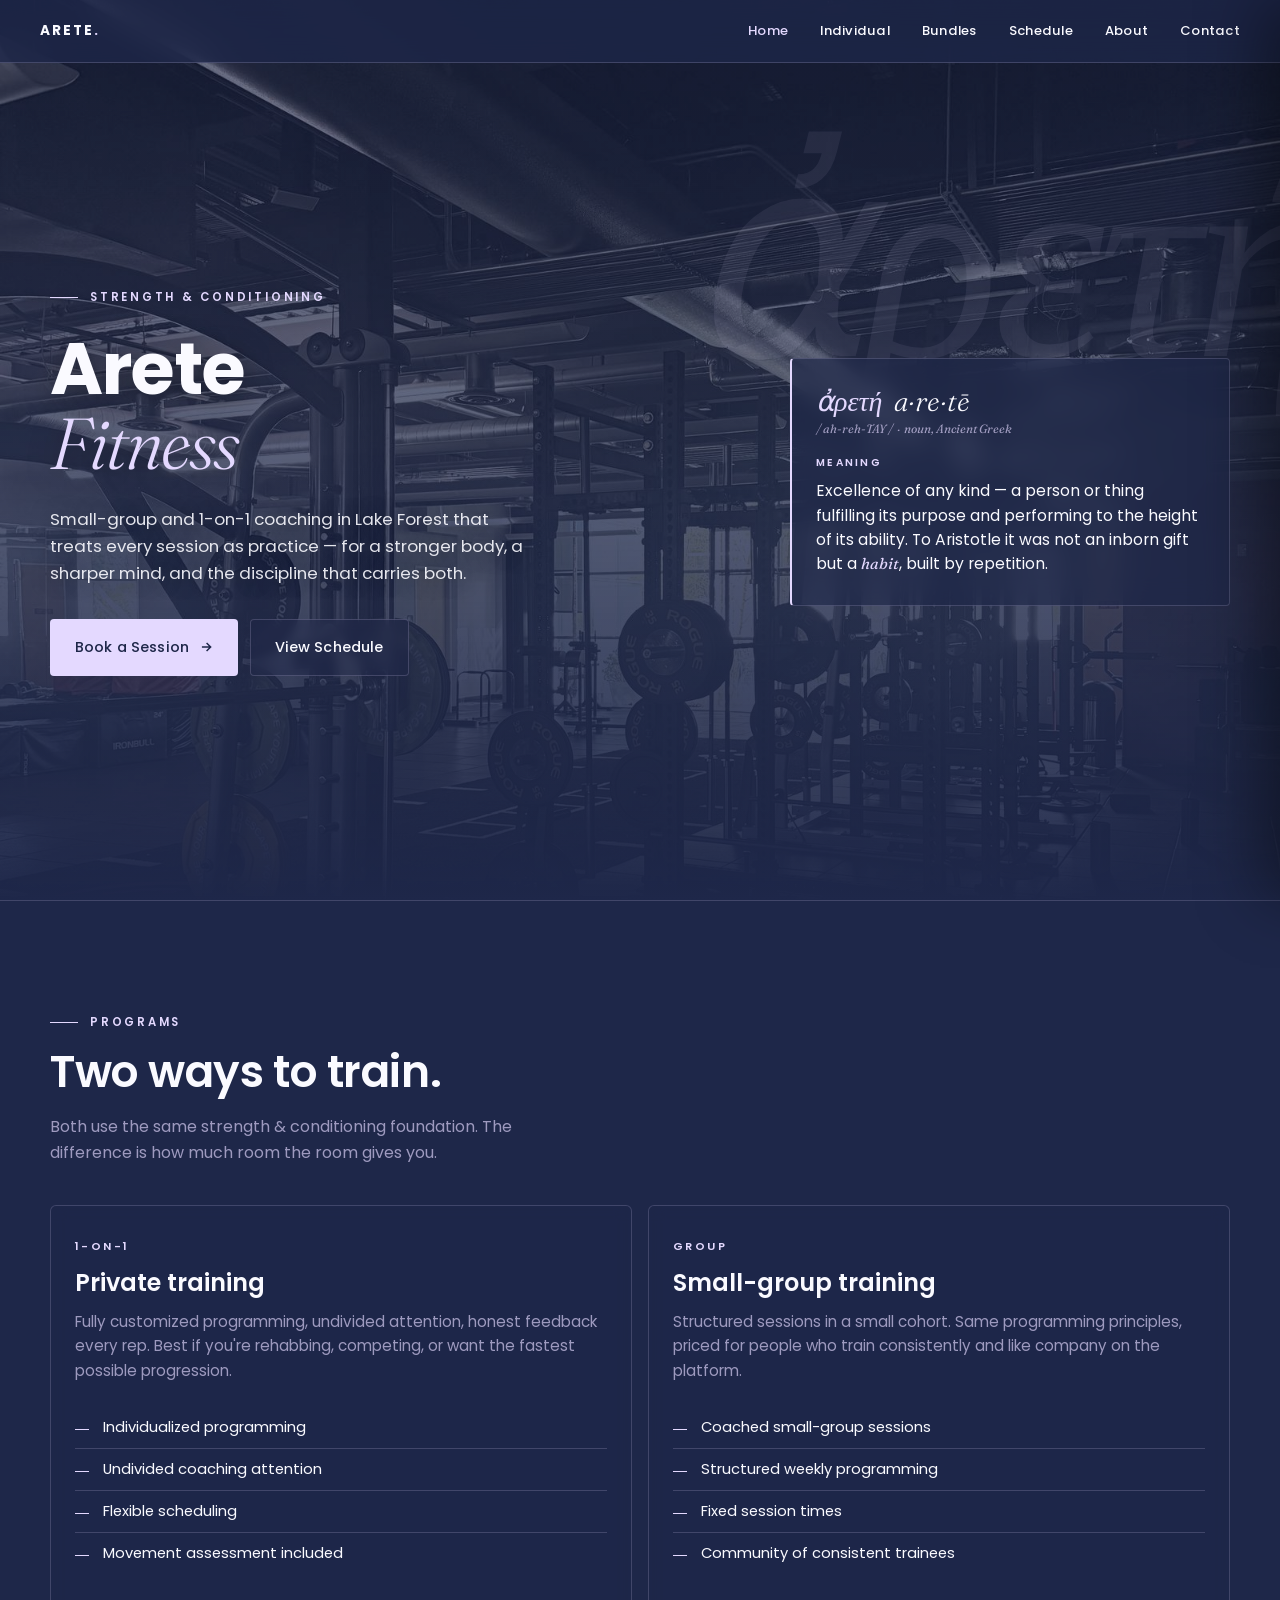
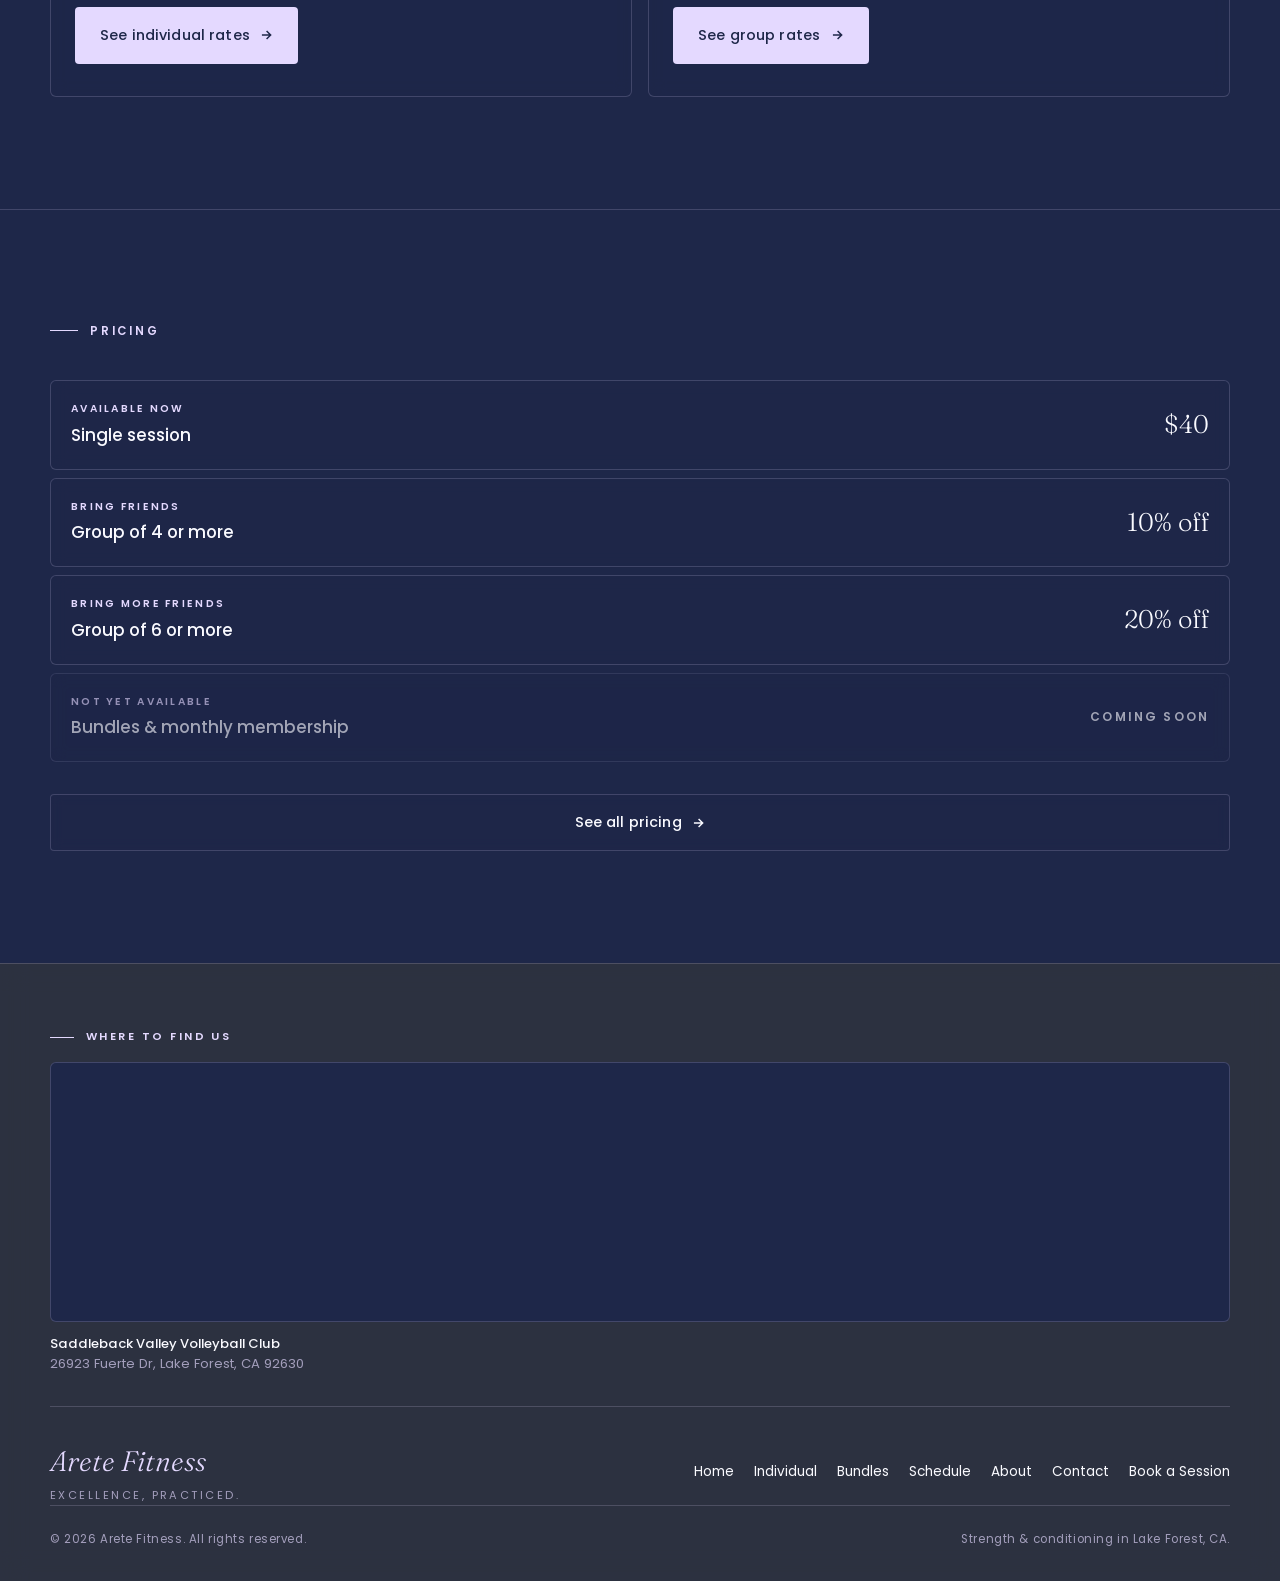
<file: index.html>
<!DOCTYPE html>
<html lang="en">
<head>
<meta charset="UTF-8">
<meta name="viewport" content="width=device-width, initial-scale=1.0">
<title>Arete Fitness &mdash; Strength &amp; Conditioning in Lake Forest, CA</title>
<meta name="description" content="Small-group and 1-on-1 strength and conditioning coaching in Lake Forest, CA. Coached by Alex. Single sessions $40, group discounts available.">
<link rel="canonical" href="https://www.aretefitness.com/">
<meta name="robots" content="index, follow">

<meta property="og:type" content="website">
<meta property="og:site_name" content="Arete Fitness">
<meta property="og:title" content="Arete Fitness &mdash; Strength &amp; Conditioning in Lake Forest, CA">
<meta property="og:description" content="Small-group and 1-on-1 strength and conditioning coaching in Lake Forest, CA. Coached by Alex. Single sessions $40, group discounts available.">
<meta property="og:url" content="https://www.aretefitness.com/">
<meta property="og:image" content="https://www.aretefitness.com/assets/hero-1.jpg">
<meta property="og:locale" content="en_US">
<meta name="twitter:card" content="summary_large_image">
<meta name="twitter:title" content="Arete Fitness &mdash; Strength &amp; Conditioning in Lake Forest, CA">
<meta name="twitter:description" content="Small-group and 1-on-1 strength and conditioning coaching in Lake Forest, CA. Coached by Alex. Single sessions $40, group discounts available.">
<meta name="twitter:image" content="https://www.aretefitness.com/assets/hero-1.jpg">

<link rel="preconnect" href="https://fonts.googleapis.com">
<link rel="preconnect" href="https://fonts.gstatic.com" crossorigin>
<link href="https://fonts.googleapis.com/css2?family=Poppins:wght@400;500;600;700&family=Fraunces:ital,opsz,wght@0,9..144,300..500;1,9..144,300..500&display=swap" rel="stylesheet">
<link rel="stylesheet" href="styles.css">
<script type="application/ld+json">
{
  "@context": "https://schema.org",
  "@type": "ExerciseGym",
  "name": "Arete Fitness",
  "description": "Small-group and 1-on-1 strength and conditioning coaching in Lake Forest, CA. Coached by Alex.",
  "url": "https://www.aretefitness.com/",
  "telephone": "+1-510-586-8332",
  "email": "aretefitness26@gmail.com",
  "image": "https://www.aretefitness.com/assets/hero-1.jpg",
  "priceRange": "$40",
  "address": {
    "@type": "PostalAddress",
    "streetAddress": "26923 Fuerte Dr",
    "addressLocality": "Lake Forest",
    "addressRegion": "CA",
    "postalCode": "92630",
    "addressCountry": "US"
  },
  "geo": { "@type": "GeoCoordinates", "latitude": 33.66061, "longitude": -117.63655 },
  "areaServed": "Lake Forest, CA",
  "sport": "Strength and Conditioning"
}
</script>
</head>
<body>
<nav class="nav" aria-label="Primary">
  <a class="logo" href="index.html" aria-label="Arete Fitness home">Arete<em>.</em></a>
  <div class="desktop-nav">
    <a href="index.html" class="active">Home</a>
    <a href="individual-sessions.html">Individual</a>
    <a href="bundles.html">Bundles</a>
    <a href="schedule.html">Schedule</a>
    <a href="about.html">About</a>
    <a href="contact.html">Contact</a>
  </div>
  <button class="menu-btn" onclick="openMenu()" aria-label="Open menu" aria-controls="mobileMenu">Menu</button>
</nav>

<div class="menu-overlay" id="menuOverlay" onclick="closeMenu()"></div>

<aside class="mobile-menu" id="mobileMenu" aria-label="Mobile navigation">
  <button class="close-btn" onclick="closeMenu()" aria-label="Close menu">Close</button>
  <a href="index.html" class="active">Home</a>
  <a href="individual-sessions.html">Individual Sessions</a>
  <a href="bundles.html">Bundles</a>
  <a href="schedule.html">Schedule</a>
  <a href="about.html">About</a>
  <a href="contact.html">Contact</a>
  <a href="book.html">Book a Session</a>
</aside>
<main>
<section aria-label="Introduction">
  <div class="hero">
    <div class="hero-slides" aria-hidden="true">
      <div class="hero-slide hero-slide-1"></div>
      <div class="hero-slide hero-slide-2"></div>
      <div class="hero-slide hero-slide-3"></div>
    </div>
    <div class="hero-overlay" aria-hidden="true"></div>

    <div class="hero-greek" aria-hidden="true">&#7936;&rho;&epsilon;&tau;&#942;</div>

    <div class="hero-inner content-max">
      <div class="hero-primary">
        <p class="eyebrow">Strength &amp; Conditioning</p>
        <h1>Arete<br><em>Fitness</em></h1>
        <p class="lead">Small-group and 1-on-1 coaching in Lake Forest that treats every session as practice &mdash; for a stronger body, a sharper mind, and the discipline that carries both.</p>
        <div class="cta-row">
          <a class="btn btn-primary" href="book.html?session=single">Book a Session <svg width="14" height="14" viewBox="0 0 24 24" fill="none" stroke="currentColor" stroke-width="2.5" aria-hidden="true"><path d="M5 12h14M13 5l7 7-7 7"/></svg></a>
          <a class="btn btn-secondary" href="schedule.html">View Schedule</a>
        </div>
      </div>
      <div class="hero-secondary">
        <div class="hero-definition">
          <p class="hero-def-word">&#7936;&rho;&epsilon;&tau;&#942; &nbsp;<em>a&middot;re&middot;t&#275;</em></p>
          <p class="hero-def-pronounce">/ ah-reh-TAY / &nbsp;&middot;&nbsp; noun, Ancient Greek</p>
          <p class="hero-def-part">Meaning</p>
          <p class="hero-def-meaning">Excellence of any kind &mdash; a person or thing fulfilling its purpose and performing to the height of its ability. To Aristotle it was not an inborn gift but a <em>habit</em>, built by repetition.</p>
        </div>
      </div>
    </div>
  </div>

  <div class="preview-section">
    <div class="content-max">
      <div class="preview-header">
        <p class="section-eyebrow">Programs</p>
        <h2 class="section-title">Two ways to train.</h2>
        <p class="section-lead">Both use the same strength &amp; conditioning foundation. The difference is how much room the room gives you.</p>
      </div>

      <div class="programs-grid">
        <article class="program-card">
          <p class="program-label">1-on-1</p>
          <h3 class="program-title">Private training</h3>
          <p class="program-desc">Fully customized programming, undivided attention, honest feedback every rep. Best if you're rehabbing, competing, or want the fastest possible progression.</p>
          <ul class="program-list">
            <li>Individualized programming</li>
            <li>Undivided coaching attention</li>
            <li>Flexible scheduling</li>
            <li>Movement assessment included</li>
          </ul>
          <a class="btn btn-primary" href="individual-sessions.html">See individual rates <svg width="14" height="14" viewBox="0 0 24 24" fill="none" stroke="currentColor" stroke-width="2.5" aria-hidden="true"><path d="M5 12h14M13 5l7 7-7 7"/></svg></a>
        </article>

        <article class="program-card">
          <p class="program-label">Group</p>
          <h3 class="program-title">Small-group training</h3>
          <p class="program-desc">Structured sessions in a small cohort. Same programming principles, priced for people who train consistently and like company on the platform.</p>
          <ul class="program-list">
            <li>Coached small-group sessions</li>
            <li>Structured weekly programming</li>
            <li>Fixed session times</li>
            <li>Community of consistent trainees</li>
          </ul>
          <a class="btn btn-primary" href="bundles.html">See group rates <svg width="14" height="14" viewBox="0 0 24 24" fill="none" stroke="currentColor" stroke-width="2.5" aria-hidden="true"><path d="M5 12h14M13 5l7 7-7 7"/></svg></a>
        </article>
      </div>
    </div>
  </div>

  <div class="preview-section">
    <div class="content-max">
      <div class="preview-header">
        <p class="section-eyebrow">Pricing</p>
      </div>

      <div class="tier-preview-list">
        <a class="tier-preview-item" href="individual-sessions.html" style="text-decoration:none;">
          <div class="tier-preview-left">
            <span class="tier-preview-label">Available now</span>
            <span class="tier-preview-name">Single session</span>
          </div>
          <div class="tier-preview-price">$40</div>
        </a>
        <a class="tier-preview-item" href="bundles.html" style="text-decoration:none;">
          <div class="tier-preview-left">
            <span class="tier-preview-label">Bring friends</span>
            <span class="tier-preview-name">Group of 4 or more</span>
          </div>
          <div class="tier-preview-price">10% off</div>
        </a>
        <a class="tier-preview-item" href="bundles.html" style="text-decoration:none;">
          <div class="tier-preview-left">
            <span class="tier-preview-label">Bring more friends</span>
            <span class="tier-preview-name">Group of 6 or more</span>
          </div>
          <div class="tier-preview-price">20% off</div>
        </a>
        <div class="tier-preview-item is-coming-soon">
          <div class="tier-preview-left">
            <span class="tier-preview-label">Not yet available</span>
            <span class="tier-preview-name">Bundles &amp; monthly membership</span>
          </div>
          <div class="tier-preview-price" style="font-size:0.75rem;letter-spacing:0.18em;text-transform:uppercase;font-family:'Poppins',sans-serif;font-weight:600;">Coming soon</div>
        </div>
      </div>

      <div class="preview-cta-row">
        <a class="btn btn-secondary" href="individual-sessions.html">See all pricing <svg width="14" height="14" viewBox="0 0 24 24" fill="none" stroke="currentColor" stroke-width="2.5" aria-hidden="true"><path d="M5 12h14M13 5l7 7-7 7"/></svg></a>
      </div>
    </div>
  </div>
</section>
</main>
<footer class="footer">
  <div class="content-max">
    <div class="footer-inner">

      <div class="footer-map-wrapper">
        <div class="footer-map-label">Where to find us</div>
        <div class="map-embed footer-map">
          <iframe src="https://www.google.com/maps/embed?pb=!1m18!1m12!1m3!1d15756.820839464606!2d-117.63655254147321!3d33.66061461224978!2m3!1f0!2f0!3f0!3m2!1i1024!2i768!4f13.1!3m3!1m2!1s0x80dce9d74f8bfab7%3A0x3d95651aeee42cab!2sSaddleback%20Valley%20Volleyball%20Club!5e1!3m2!1sen!2sus!4v1783017865404!5m2!1sen!2sus" loading="lazy" referrerpolicy="strict-origin-when-cross-origin" title="Arete Fitness location map" allowfullscreen></iframe>
        </div>
        <div class="footer-map-address">
          <strong>Saddleback Valley Volleyball Club</strong><br>
          26923 Fuerte Dr, Lake Forest, CA 92630
        </div>
      </div>

      <div class="footer-meta">
        <div>
          <div class="footer-lock">Arete Fitness</div>
          <div class="footer-tag">Excellence, practiced.</div>
        </div>
        <div class="footer-nav">
          <a href="index.html">Home</a>
          <a href="individual-sessions.html">Individual</a>
          <a href="bundles.html">Bundles</a>
          <a href="schedule.html">Schedule</a>
          <a href="about.html">About</a>
          <a href="contact.html">Contact</a>
          <a href="book.html">Book a Session</a>
        </div>
      </div>

    </div>
    <div class="footer-bottom">
      <span>&copy; 2026 Arete Fitness. All rights reserved.</span>
      <span>Strength &amp; conditioning in Lake Forest, CA.</span>
    </div>
  </div>
</footer>

<script>
function openMenu() {
  document.getElementById('mobileMenu').classList.add('open');
  document.getElementById('menuOverlay').classList.add('open');
  document.body.style.overflow = 'hidden';
}
function closeMenu() {
  document.getElementById('mobileMenu').classList.remove('open');
  document.getElementById('menuOverlay').classList.remove('open');
  document.body.style.overflow = '';
}
document.addEventListener('keydown', function (e) { if (e.key === 'Escape') closeMenu(); });
</script>

</body>
</html>
</file>
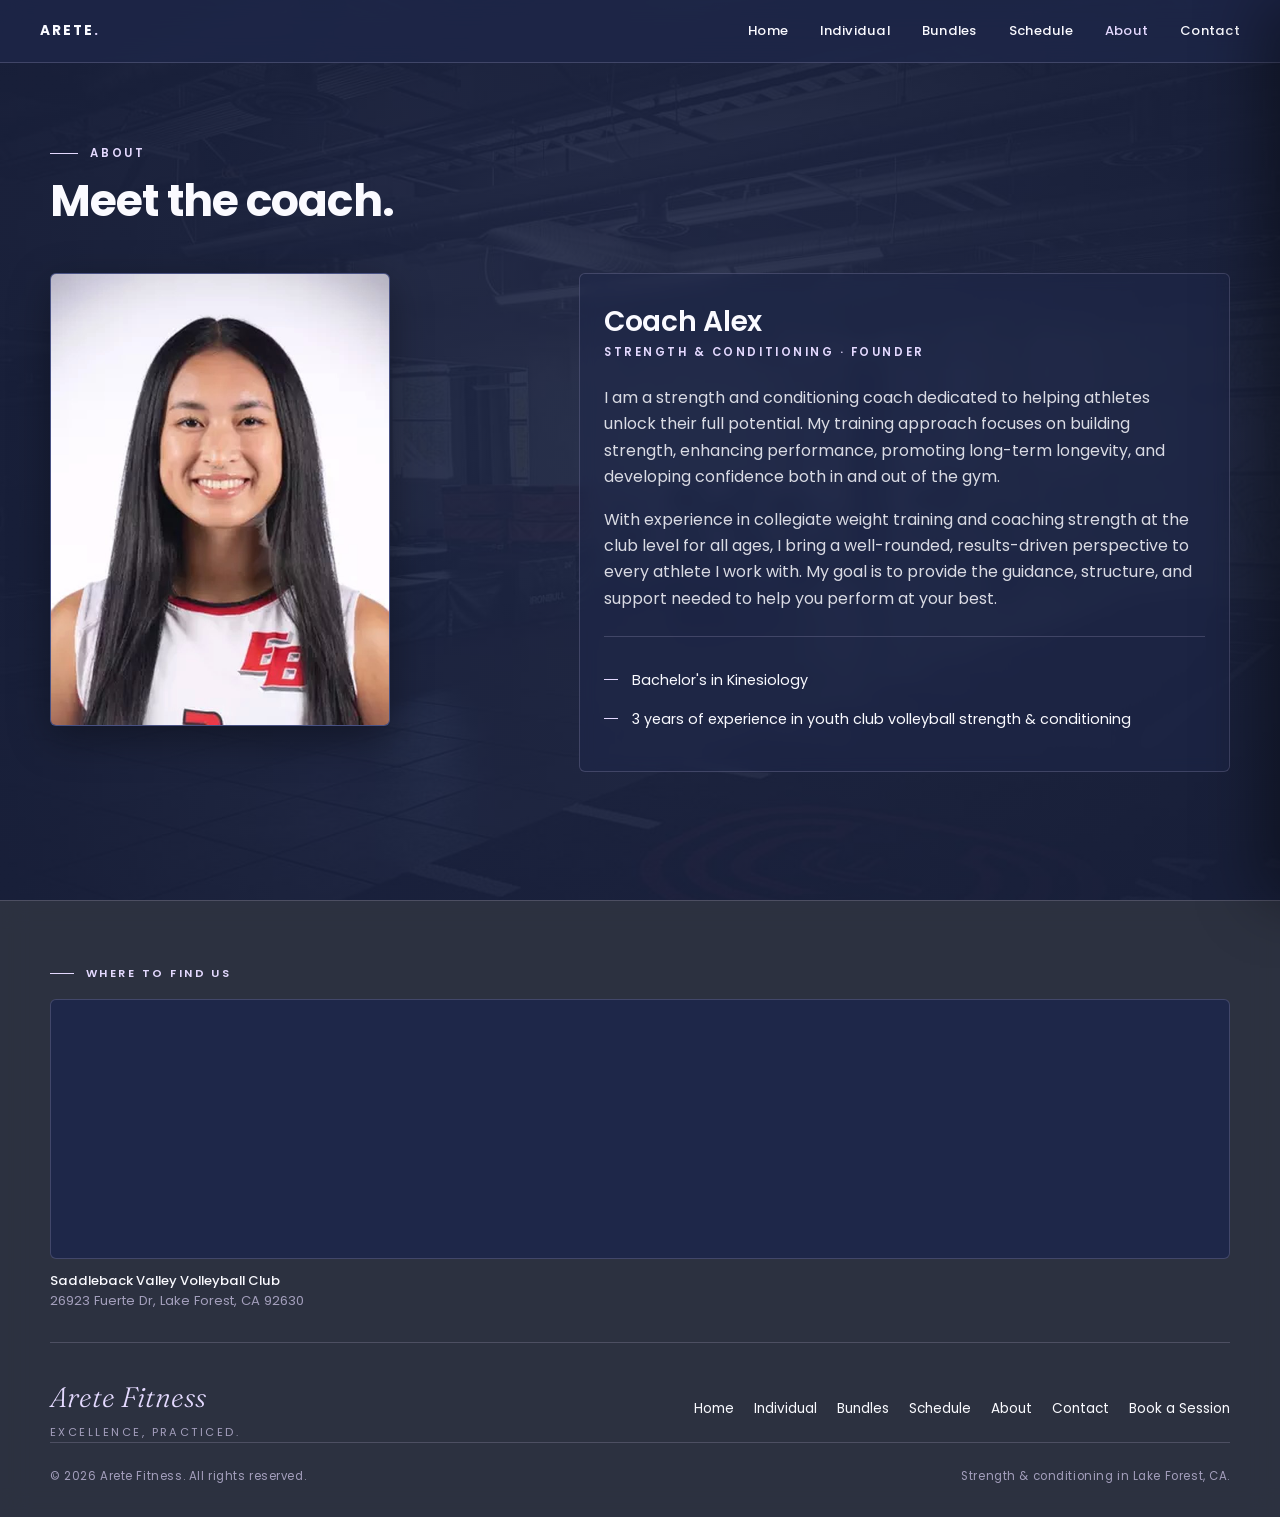
<file: about.html>
<!DOCTYPE html>
<html lang="en">
<head>
<meta charset="UTF-8">
<meta name="viewport" content="width=device-width, initial-scale=1.0">
<title>About Coach Alex &mdash; Arete Fitness</title>
<meta name="description" content="Meet Coach Alex, strength and conditioning coach at Arete Fitness in Lake Forest, CA. Bachelor's in Kinesiology, 3 years coaching youth club volleyball.">
<link rel="canonical" href="https://www.aretefitness.com/about.html">
<meta name="robots" content="index, follow">

<meta property="og:type" content="website">
<meta property="og:site_name" content="Arete Fitness">
<meta property="og:title" content="About Coach Alex &mdash; Arete Fitness">
<meta property="og:description" content="Meet Coach Alex, strength and conditioning coach at Arete Fitness in Lake Forest, CA. Bachelor's in Kinesiology, 3 years coaching youth club volleyball.">
<meta property="og:url" content="https://www.aretefitness.com/about.html">
<meta property="og:image" content="https://www.aretefitness.com/assets/hero-1.jpg">
<meta property="og:locale" content="en_US">
<meta name="twitter:card" content="summary_large_image">
<meta name="twitter:title" content="About Coach Alex &mdash; Arete Fitness">
<meta name="twitter:description" content="Meet Coach Alex, strength and conditioning coach at Arete Fitness in Lake Forest, CA. Bachelor's in Kinesiology, 3 years coaching youth club volleyball.">
<meta name="twitter:image" content="https://www.aretefitness.com/assets/hero-1.jpg">

<link rel="preconnect" href="https://fonts.googleapis.com">
<link rel="preconnect" href="https://fonts.gstatic.com" crossorigin>
<link href="https://fonts.googleapis.com/css2?family=Poppins:wght@400;500;600;700&family=Fraunces:ital,opsz,wght@0,9..144,300..500;1,9..144,300..500&display=swap" rel="stylesheet">
<link rel="stylesheet" href="styles.css">
<script type="application/ld+json">
{
  "@context": "https://schema.org",
  "@type": "ExerciseGym",
  "name": "Arete Fitness",
  "description": "Small-group and 1-on-1 strength and conditioning coaching in Lake Forest, CA. Coached by Alex.",
  "url": "https://www.aretefitness.com/",
  "telephone": "+1-510-586-8332",
  "email": "aretefitness26@gmail.com",
  "image": "https://www.aretefitness.com/assets/hero-1.jpg",
  "priceRange": "$40",
  "address": {
    "@type": "PostalAddress",
    "streetAddress": "26923 Fuerte Dr",
    "addressLocality": "Lake Forest",
    "addressRegion": "CA",
    "postalCode": "92630",
    "addressCountry": "US"
  },
  "geo": { "@type": "GeoCoordinates", "latitude": 33.66061, "longitude": -117.63655 },
  "areaServed": "Lake Forest, CA",
  "sport": "Strength and Conditioning"
}
</script>
<script type="application/ld+json">
{
  "@context": "https://schema.org",
  "@type": "Person",
  "name": "Coach Alex",
  "jobTitle": "Strength and Conditioning Coach",
  "worksFor": { "@type": "ExerciseGym", "name": "Arete Fitness" },
  "image": "https://www.aretefitness.com/assets/coach-alex.jpg",
  "knowsAbout": ["Strength and conditioning", "Youth athletic development", "Volleyball performance training"]
}
</script>
</head>
<body>
<nav class="nav" aria-label="Primary">
  <a class="logo" href="index.html" aria-label="Arete Fitness home">Arete<em>.</em></a>
  <div class="desktop-nav">
    <a href="index.html">Home</a>
    <a href="individual-sessions.html">Individual</a>
    <a href="bundles.html">Bundles</a>
    <a href="schedule.html">Schedule</a>
    <a href="about.html" class="active">About</a>
    <a href="contact.html">Contact</a>
  </div>
  <button class="menu-btn" onclick="openMenu()" aria-label="Open menu" aria-controls="mobileMenu">Menu</button>
</nav>

<div class="menu-overlay" id="menuOverlay" onclick="closeMenu()"></div>

<aside class="mobile-menu" id="mobileMenu" aria-label="Mobile navigation">
  <button class="close-btn" onclick="closeMenu()" aria-label="Close menu">Close</button>
  <a href="index.html">Home</a>
  <a href="individual-sessions.html">Individual Sessions</a>
  <a href="bundles.html">Bundles</a>
  <a href="schedule.html">Schedule</a>
  <a href="about.html" class="active">About</a>
  <a href="contact.html">Contact</a>
  <a href="book.html">Book a Session</a>
</aside>
<main>
<section class="page-section" aria-label="About Coach Alex">
  <div class="content-max">
    <div class="page-header">
      <p class="section-eyebrow">About</p>
      <h1 class="section-title">Meet the coach.</h1>
    </div>

    <div class="about-cols">
      <div>
        <div class="coach-portrait">
          <img src="assets/coach-alex.jpg" width="600" height="800" alt="Coach Alex, strength and conditioning coach at Arete Fitness" loading="lazy">
        </div>
      </div>
      <div class="coach-content">
        <h2 class="coach-name">Coach Alex</h2>
        <p class="coach-role">Strength &amp; Conditioning &middot; Founder</p>
        <p class="coach-bio">I am a strength and conditioning coach dedicated to helping athletes unlock their full potential. My training approach focuses on building strength, enhancing performance, promoting long-term longevity, and developing confidence both in and out of the gym.</p>
        <p class="coach-bio">With experience in collegiate weight training and coaching strength at the club level for all ages, I bring a well-rounded, results-driven perspective to every athlete I work with. My goal is to provide the guidance, structure, and support needed to help you perform at your best.</p>
        <ul class="coach-creds">
          <li>Bachelor's in Kinesiology</li>
          <li>3 years of experience in youth club volleyball strength &amp; conditioning</li>
        </ul>
      </div>
    </div>
  </div>
</section>
</main>
<footer class="footer">
  <div class="content-max">
    <div class="footer-inner">

      <div class="footer-map-wrapper">
        <div class="footer-map-label">Where to find us</div>
        <div class="map-embed footer-map">
          <iframe src="https://www.google.com/maps/embed?pb=!1m18!1m12!1m3!1d15756.820839464606!2d-117.63655254147321!3d33.66061461224978!2m3!1f0!2f0!3f0!3m2!1i1024!2i768!4f13.1!3m3!1m2!1s0x80dce9d74f8bfab7%3A0x3d95651aeee42cab!2sSaddleback%20Valley%20Volleyball%20Club!5e1!3m2!1sen!2sus!4v1783017865404!5m2!1sen!2sus" loading="lazy" referrerpolicy="strict-origin-when-cross-origin" title="Arete Fitness location map" allowfullscreen></iframe>
        </div>
        <div class="footer-map-address">
          <strong>Saddleback Valley Volleyball Club</strong><br>
          26923 Fuerte Dr, Lake Forest, CA 92630
        </div>
      </div>

      <div class="footer-meta">
        <div>
          <div class="footer-lock">Arete Fitness</div>
          <div class="footer-tag">Excellence, practiced.</div>
        </div>
        <div class="footer-nav">
          <a href="index.html">Home</a>
          <a href="individual-sessions.html">Individual</a>
          <a href="bundles.html">Bundles</a>
          <a href="schedule.html">Schedule</a>
          <a href="about.html">About</a>
          <a href="contact.html">Contact</a>
          <a href="book.html">Book a Session</a>
        </div>
      </div>

    </div>
    <div class="footer-bottom">
      <span>&copy; 2026 Arete Fitness. All rights reserved.</span>
      <span>Strength &amp; conditioning in Lake Forest, CA.</span>
    </div>
  </div>
</footer>

<script>
function openMenu() {
  document.getElementById('mobileMenu').classList.add('open');
  document.getElementById('menuOverlay').classList.add('open');
  document.body.style.overflow = 'hidden';
}
function closeMenu() {
  document.getElementById('mobileMenu').classList.remove('open');
  document.getElementById('menuOverlay').classList.remove('open');
  document.body.style.overflow = '';
}
document.addEventListener('keydown', function (e) { if (e.key === 'Escape') closeMenu(); });
</script>

</body>
</html>
</file>
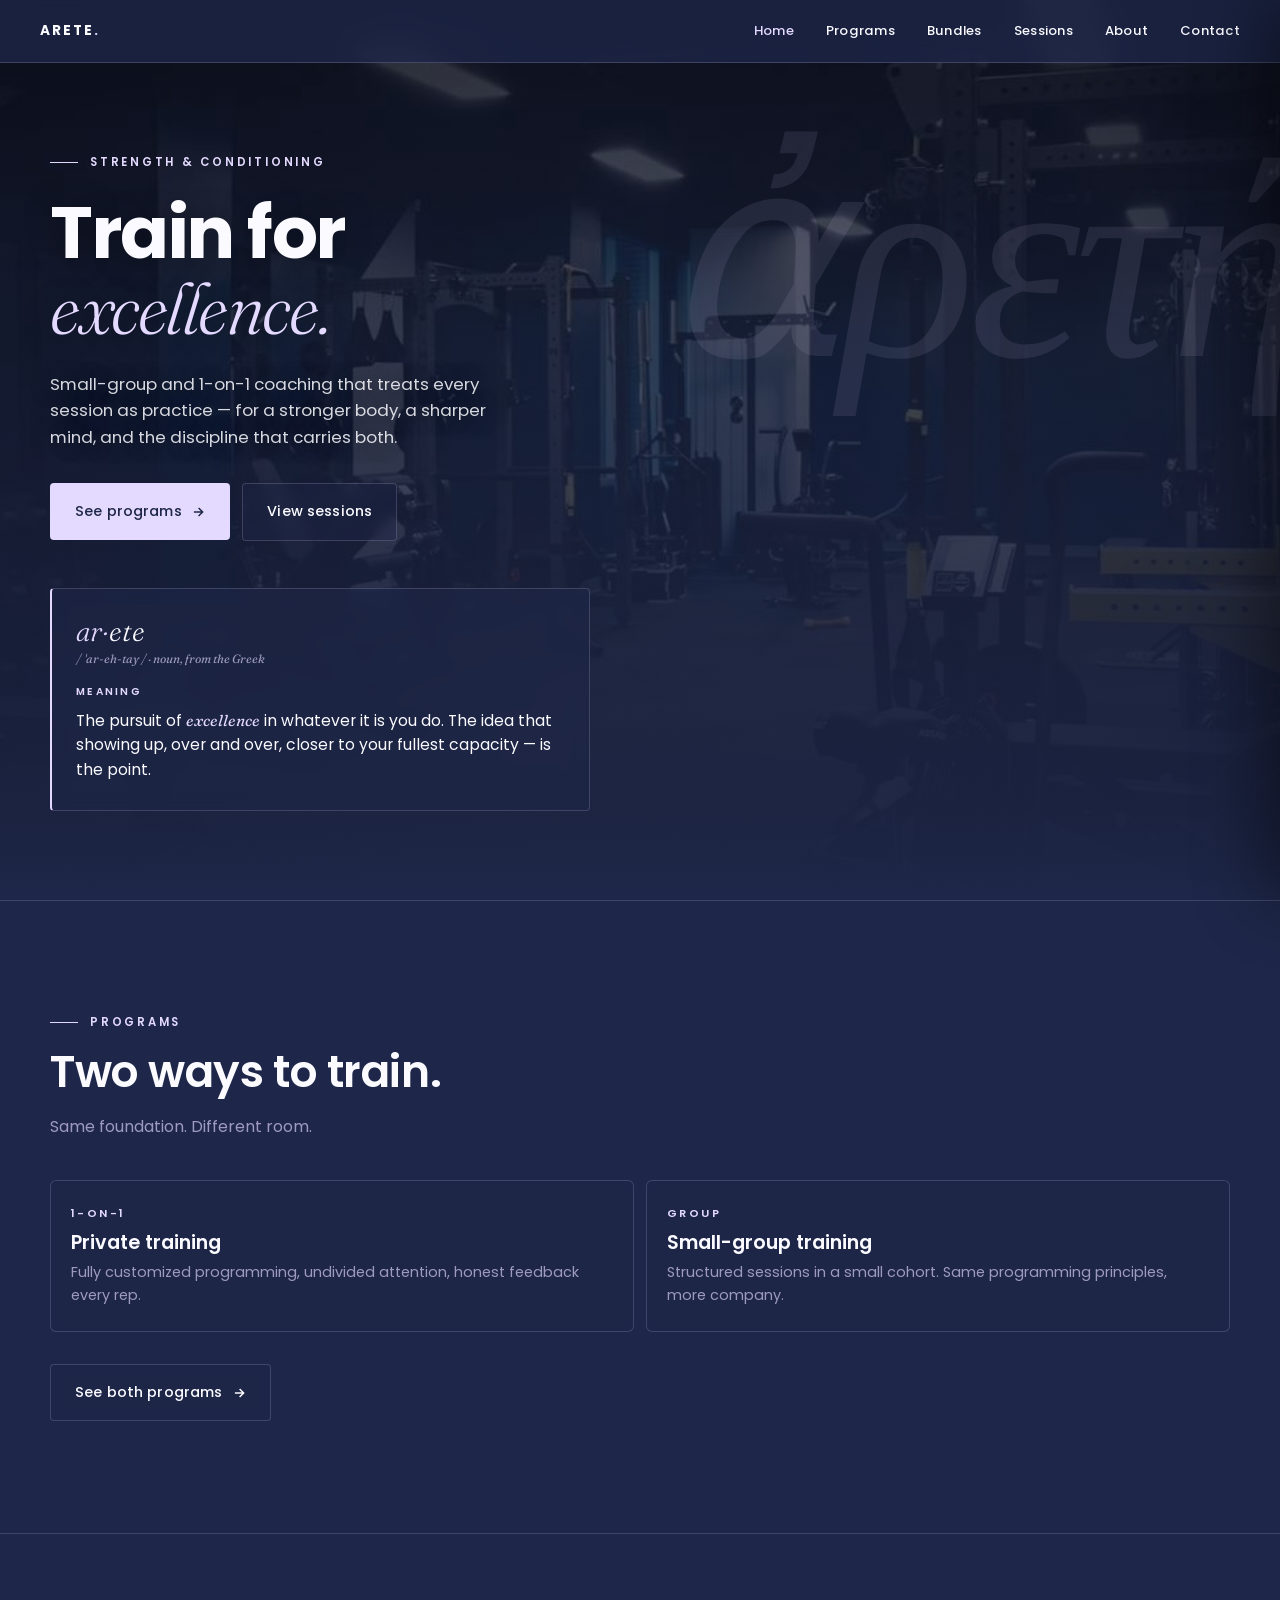
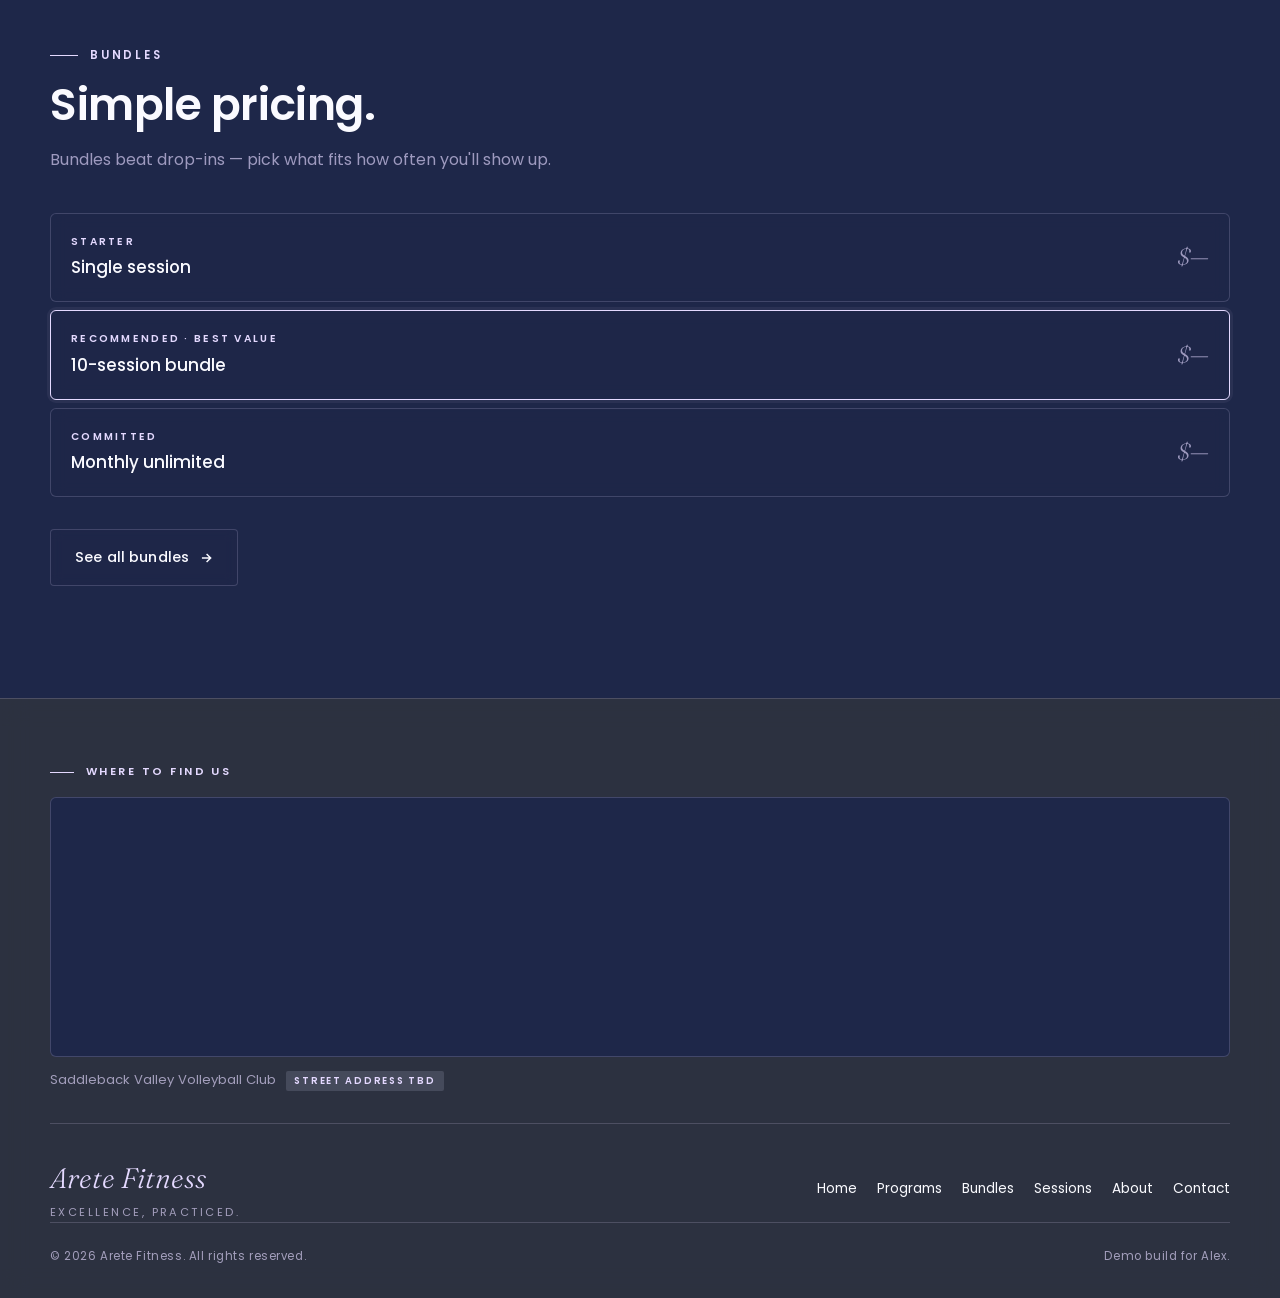
<file: arete-fitness_2.html>
<!DOCTYPE html>
<html lang="en">
<head>
<meta charset="UTF-8">
<meta name="viewport" content="width=device-width, initial-scale=1.0">
<title>Arete Fitness — Strength &amp; Conditioning with Alex</title>
<meta name="description" content="Small-group and 1-on-1 strength and conditioning coaching. Founded by Alex.">
<link rel="preconnect" href="https://fonts.googleapis.com">
<link rel="preconnect" href="https://fonts.gstatic.com" crossorigin>
<link href="https://fonts.googleapis.com/css2?family=Poppins:wght@400;500;600;700&family=Fraunces:ital,opsz,wght@0,9..144,300..500;1,9..144,300..500&display=swap" rel="stylesheet">
<style>
:root {
  --hero-bg: url("[data-uri]");
  --jet-black: #30343f;
  --ghost-white: #fafaff;
  --periwinkle: #e4d9ff;
  --twilight-indigo: #273469;
  --space-indigo: #1e2749;
  --peri-dim: rgba(228, 217, 255, 0.65);
  --peri-hair: rgba(228, 217, 255, 0.18);
  --peri-faint: rgba(228, 217, 255, 0.08);
}

* { margin: 0; padding: 0; box-sizing: border-box; }
html { scroll-behavior: smooth; -webkit-text-size-adjust: 100%; }

body {
  font-family: 'Poppins', sans-serif;
  font-weight: 400;
  background: var(--space-indigo);
  color: var(--ghost-white);
  line-height: 1.6;
  overflow-x: hidden;
  -webkit-font-smoothing: antialiased;
  min-height: 100vh;
  position: relative;
}

/* Site-wide fixed image backdrop (heavy overlay for legibility) */
body::before {
  content: '';
  position: fixed;
  inset: 0;
  z-index: -1;
  background:
    linear-gradient(180deg, rgba(30, 39, 73, 0.80), rgba(30, 39, 73, 0.88)),
    var(--hero-bg);
  background-size: cover;
  background-position: center;
  background-repeat: no-repeat;
}

h1, h2, h3, h4, h5, h6 { font-family: 'Poppins', sans-serif; }
h1 { font-weight: 700; letter-spacing: -0.02em; line-height: 1.05; }
h2 { font-weight: 600; letter-spacing: -0.01em; line-height: 1.15; }
h3 { font-weight: 600; line-height: 1.25; }
h4, h5 { font-weight: 500; }
h6 { font-weight: 600; letter-spacing: 0.08em; text-transform: uppercase; font-size: 0.72rem; }

::selection { background: var(--periwinkle); color: var(--space-indigo); }
a { color: inherit; }

.content-max { max-width: 1180px; margin: 0 auto; width: 100%; }

/* ---------- NAV ---------- */
.nav {
  position: fixed; top: 0; left: 0; right: 0; z-index: 100;
  padding: 1rem 1.25rem;
  display: flex; justify-content: space-between; align-items: center;
  background: rgba(30, 39, 73, 0.78);
  backdrop-filter: blur(14px);
  -webkit-backdrop-filter: blur(14px);
  border-bottom: 1px solid var(--peri-hair);
}
.logo {
  font-weight: 700; letter-spacing: 0.15em; font-size: 0.85rem;
  text-transform: uppercase; color: var(--ghost-white); text-decoration: none;
  cursor: pointer;
}
.logo em { font-style: normal; color: var(--periwinkle); }
.desktop-nav { display: none; }
.menu-btn {
  background: none; border: 1px solid var(--peri-hair);
  color: var(--ghost-white); padding: 0.55rem 1rem;
  font-family: inherit; font-size: 0.72rem; letter-spacing: 0.14em;
  text-transform: uppercase; cursor: pointer; border-radius: 999px;
  transition: border-color 0.2s ease;
}
.menu-btn:hover { border-color: var(--periwinkle); }

.mobile-menu {
  position: fixed; top: 0; right: 0; height: 100vh; height: 100dvh;
  width: 88%; max-width: 380px;
  background: var(--twilight-indigo);
  z-index: 101; padding: 5rem 2rem 2rem;
  transform: translateX(100%);
  transition: transform 0.4s cubic-bezier(0.4, 0, 0.2, 1);
  box-shadow: -20px 0 60px rgba(0,0,0,0.4);
}
.mobile-menu.open { transform: translateX(0); }
.mobile-menu a {
  display: block; color: var(--ghost-white); text-decoration: none;
  padding: 1.1rem 0; font-size: 1.5rem; font-weight: 500;
  border-bottom: 1px solid var(--peri-hair); letter-spacing: -0.01em;
  cursor: pointer;
}
.mobile-menu a:last-of-type { border-bottom: none; }
.mobile-menu a.active { color: var(--periwinkle); }
.close-btn {
  position: absolute; top: 1.15rem; right: 1.25rem;
  background: none; border: 1px solid var(--peri-hair);
  color: var(--ghost-white); padding: 0.55rem 1rem;
  font-family: inherit; font-size: 0.72rem; letter-spacing: 0.14em;
  text-transform: uppercase; cursor: pointer; border-radius: 999px;
}
.menu-overlay {
  position: fixed; inset: 0; background: rgba(0,0,0,0.5);
  z-index: 100; opacity: 0; pointer-events: none;
  transition: opacity 0.3s ease;
}
.menu-overlay.open { opacity: 1; pointer-events: auto; }

/* ---------- PAGE ROUTING ---------- */
.page { display: none; animation: pageFade 0.35s ease; }
.page.active { display: block; }
@keyframes pageFade {
  from { opacity: 0; transform: translateY(6px); }
  to { opacity: 1; transform: translateY(0); }
}

/* ---------- HERO ---------- */
.hero {
  position: relative;
  min-height: 100vh; min-height: 100dvh;
  padding: 7rem 1.5rem 3rem;
  display: flex; flex-direction: column; justify-content: center;
  overflow: hidden;
  background:
    linear-gradient(180deg,
      rgba(30, 39, 73, 0.30) 0%,
      rgba(30, 39, 73, 0.55) 45%,
      rgba(30, 39, 73, 0.85) 90%,
      var(--space-indigo) 100%),
    var(--hero-bg);
  background-size: cover;
  background-position: center;
}
.hero-greek {
  position: absolute;
  top: 6rem; right: -1.5rem;
  font-family: 'Fraunces', Georgia, serif;
  font-weight: 300; font-style: italic;
  font-size: clamp(6rem, 32vw, 12rem);
  color: var(--periwinkle);
  opacity: 0.08;
  letter-spacing: -0.02em;
  line-height: 0.9;
  user-select: none; pointer-events: none;
  z-index: 0;
}
.hero-inner { position: relative; z-index: 1; }
.eyebrow {
  font-size: 0.72rem; letter-spacing: 0.24em; text-transform: uppercase;
  color: var(--periwinkle); font-weight: 600;
  margin-bottom: 1.5rem;
  display: flex; align-items: center; gap: 0.75rem;
}
.eyebrow::before {
  content: ''; width: 28px; height: 1px; background: var(--periwinkle);
}
.hero h1 {
  font-size: clamp(2.4rem, 9vw, 4.25rem);
  margin-bottom: 1.5rem;
  max-width: 14ch;
  text-shadow: 0 2px 30px rgba(0,0,0,0.35);
}
.hero h1 em {
  font-family: 'Fraunces', Georgia, serif;
  font-style: italic; font-weight: 300;
  color: var(--periwinkle);
  letter-spacing: -0.02em;
}
.hero p.lead {
  font-size: 1.05rem; max-width: 44ch;
  color: rgba(250, 250, 255, 0.85);
  margin-bottom: 2rem;
  text-shadow: 0 1px 20px rgba(0,0,0,0.5);
}
.cta-row { display: flex; flex-wrap: wrap; gap: 0.75rem; margin-bottom: 3rem; }

/* Hero definition block */
.hero-definition {
  position: relative; z-index: 1;
  margin-top: 2rem;
  padding: 1.75rem 1.5rem;
  background: rgba(30, 39, 73, 0.6);
  border: 1px solid var(--peri-hair);
  border-left: 2px solid var(--periwinkle);
  border-radius: 4px;
  backdrop-filter: blur(8px);
  -webkit-backdrop-filter: blur(8px);
  max-width: 540px;
}
.hero-def-word {
  font-family: 'Fraunces', Georgia, serif;
  font-weight: 300; font-style: italic;
  font-size: 1.75rem;
  color: var(--periwinkle);
  line-height: 1;
  margin-bottom: 0.25rem;
}
.hero-def-word em { font-style: italic; color: var(--ghost-white); }
.hero-def-pronounce {
  font-size: 0.75rem; color: var(--peri-dim);
  font-family: 'Fraunces', Georgia, serif; font-style: italic;
  margin-bottom: 1rem;
}
.hero-def-part {
  font-size: 0.65rem; letter-spacing: 0.22em; text-transform: uppercase;
  color: var(--periwinkle); font-weight: 600;
  margin-bottom: 0.5rem;
}
.hero-def-meaning {
  font-size: 0.98rem;
  color: var(--ghost-white); font-weight: 400; line-height: 1.55;
}
.hero-def-meaning em {
  font-family: 'Fraunces', Georgia, serif; font-style: italic;
  color: var(--periwinkle); font-weight: 400;
}

/* ---------- BUTTONS ---------- */
.btn {
  display: inline-flex; align-items: center; justify-content: center;
  gap: 0.6rem;
  padding: 1rem 1.5rem;
  text-decoration: none; font-weight: 500;
  font-size: 0.9rem; letter-spacing: 0.01em;
  border-radius: 4px;
  transition: all 0.25s ease;
  border: 1px solid transparent;
  cursor: pointer; font-family: inherit;
  white-space: nowrap;
}
.btn-primary { background: var(--periwinkle); color: var(--space-indigo); }
.btn-primary:hover { background: var(--ghost-white); transform: translateY(-1px); }
.btn-secondary { background: rgba(30, 39, 73, 0.4); color: var(--ghost-white); border-color: var(--peri-hair); backdrop-filter: blur(6px); }
.btn-secondary:hover { border-color: var(--periwinkle); background: rgba(228, 217, 255, 0.1); }
.btn svg { flex-shrink: 0; }

/* ---------- PAGES / SECTIONS ---------- */
.page-section {
  padding: 7rem 1.5rem 5rem;
  min-height: 100vh; min-height: 100dvh;
}
.page-header { margin-bottom: 3rem; }
.section-eyebrow {
  font-size: 0.72rem; letter-spacing: 0.24em; text-transform: uppercase;
  color: var(--periwinkle); font-weight: 600;
  margin-bottom: 1rem;
  display: flex; align-items: center; gap: 0.75rem;
}
.section-eyebrow::before {
  content: ''; width: 28px; height: 1px; background: var(--periwinkle);
}
.section-title {
  font-size: clamp(1.9rem, 7vw, 2.75rem);
  margin-bottom: 1rem; max-width: 20ch;
}
.section-lead {
  font-size: 1rem; color: var(--peri-dim);
  max-width: 54ch;
}

/* ---------- HOME PREVIEW SECTIONS ---------- */
.preview-section {
  padding: 5rem 1.5rem;
  border-top: 1px solid var(--peri-hair);
}
.preview-header { margin-bottom: 2.5rem; }
.preview-cta-row { margin-top: 2rem; }
.preview-cta-row .btn { width: 100%; justify-content: center; }

.preview-grid {
  display: flex; flex-direction: column; gap: 0.75rem;
}
.preview-card {
  padding: 1.5rem 1.25rem;
  border: 1px solid var(--peri-hair);
  border-radius: 6px;
  background: rgba(30, 39, 73, 0.5);
  backdrop-filter: blur(8px);
  -webkit-backdrop-filter: blur(8px);
  transition: border-color 0.25s ease;
}
.preview-card:hover { border-color: var(--periwinkle); }
.preview-card .program-label { margin-bottom: 0.5rem; }
.preview-card h3 { font-size: 1.2rem; margin-bottom: 0.4rem; }
.preview-card p { color: var(--peri-dim); font-size: 0.9rem; margin: 0; }

/* Bundles preview list */
.tier-preview-list {
  display: flex; flex-direction: column; gap: 0.5rem;
}
.tier-preview-item {
  display: flex; justify-content: space-between; align-items: center;
  padding: 1.25rem 1.25rem;
  border: 1px solid var(--peri-hair);
  border-radius: 6px;
  background: rgba(30, 39, 73, 0.5);
  backdrop-filter: blur(8px);
  -webkit-backdrop-filter: blur(8px);
  gap: 1rem;
  transition: border-color 0.25s ease;
}
.tier-preview-item:hover { border-color: var(--periwinkle); }
.tier-preview-item.featured {
  border-color: var(--periwinkle);
  box-shadow: 0 0 0 3px rgba(228, 217, 255, 0.06);
}
.tier-preview-left { display: flex; flex-direction: column; gap: 0.25rem; min-width: 0; }
.tier-preview-label {
  font-size: 0.65rem; letter-spacing: 0.22em; text-transform: uppercase;
  color: var(--periwinkle); font-weight: 600;
}
.tier-preview-name {
  font-size: 1.05rem; font-weight: 500; color: var(--ghost-white);
}
.tier-preview-price {
  font-family: 'Fraunces', Georgia, serif;
  font-weight: 300; font-style: italic;
  font-size: 1.5rem;
  color: var(--peri-dim);
  flex-shrink: 0;
}

/* ---------- PROGRAMS PAGE ---------- */
.programs-grid { display: flex; flex-direction: column; gap: 1rem; }
.program-card {
  border: 1px solid var(--peri-hair);
  padding: 2rem 1.5rem;
  border-radius: 6px;
  transition: border-color 0.25s ease, transform 0.25s ease;
  background: rgba(30, 39, 73, 0.55);
  backdrop-filter: blur(8px);
  -webkit-backdrop-filter: blur(8px);
  display: flex; flex-direction: column;
}
.program-card:hover { border-color: var(--periwinkle); transform: translateY(-2px); }
.program-label {
  font-size: 0.7rem; letter-spacing: 0.22em; text-transform: uppercase;
  color: var(--periwinkle); font-weight: 600;
  margin-bottom: 0.75rem;
}
.program-title { font-size: 1.5rem; margin-bottom: 0.75rem; }
.program-desc {
  color: var(--peri-dim); margin-bottom: 1.5rem; font-size: 0.95rem;
}
.program-list { list-style: none; margin-bottom: 2rem; flex: 1; }
.program-list li {
  padding: 0.55rem 0; padding-left: 1.75rem;
  position: relative; font-size: 0.92rem;
  color: var(--ghost-white);
  border-top: 1px solid var(--peri-hair);
}
.program-list li:first-child { border-top: none; }
.program-list li::before {
  content: ''; position: absolute; left: 0; top: 1.35rem;
  width: 14px; height: 1px; background: var(--periwinkle);
}
.program-card .btn { align-self: flex-start; }

/* ---------- BUNDLES PAGE (formerly Pricing) ---------- */
.bundles-grid { display: flex; flex-direction: column; gap: 1rem; }
.bundle-card {
  background: rgba(39, 52, 105, 0.75);
  backdrop-filter: blur(8px);
  -webkit-backdrop-filter: blur(8px);
  border: 1px solid var(--peri-hair);
  padding: 2rem 1.5rem; border-radius: 6px;
  position: relative;
  display: flex; flex-direction: column;
}
.bundle-card.featured {
  border-color: var(--periwinkle);
  box-shadow: 0 0 0 3px rgba(228, 217, 255, 0.08);
}
.badge-featured {
  position: absolute; top: -0.6rem; left: 1.5rem;
  background: var(--periwinkle); color: var(--space-indigo);
  padding: 0.3rem 0.8rem; font-size: 0.65rem;
  letter-spacing: 0.18em; text-transform: uppercase;
  font-weight: 600; border-radius: 2px;
}
.bundle-tier-name { font-size: 1.35rem; margin-bottom: 0.4rem; }
.bundle-tier-desc {
  color: var(--peri-dim); font-size: 0.88rem;
  margin-bottom: 1.75rem; min-height: 2.5em;
}
.bundle-amount-row {
  display: flex; align-items: baseline; gap: 0.5rem;
  margin-bottom: 0.35rem;
}
.bundle-amount {
  font-family: 'Fraunces', Georgia, serif;
  font-weight: 300;
  font-size: 2.75rem;
  color: var(--ghost-white); line-height: 1;
}
.placeholder-mark {
  font-size: 0.65rem; font-family: 'Poppins', sans-serif;
  font-weight: 600; letter-spacing: 0.14em;
  text-transform: uppercase; color: var(--periwinkle);
  background: rgba(228, 217, 255, 0.1);
  padding: 0.2rem 0.5rem; border-radius: 2px;
}
.bundle-unit {
  font-size: 0.82rem; color: var(--peri-dim);
  margin-bottom: 1.75rem;
}
.bundle-features { list-style: none; margin-bottom: 2rem; flex: 1; }
.bundle-features li {
  padding: 0.55rem 0; padding-left: 1.75rem;
  position: relative; font-size: 0.92rem;
}
.bundle-features li::before {
  content: ''; position: absolute; left: 0; top: 1.1rem;
  width: 8px; height: 4px;
  border-left: 1.5px solid var(--periwinkle);
  border-bottom: 1.5px solid var(--periwinkle);
  transform: rotate(-45deg);
}

/* ---------- SESSIONS PAGE ---------- */
.sessions-list {
  background: rgba(30, 39, 73, 0.55);
  backdrop-filter: blur(8px);
  -webkit-backdrop-filter: blur(8px);
  border: 1px solid var(--peri-hair);
  border-radius: 6px;
  padding: 0 1.5rem;
}
.session-item {
  border-bottom: 1px solid var(--peri-hair);
  padding: 1.4rem 0;
  display: grid;
  grid-template-columns: auto 1fr;
  gap: 1rem 1.25rem;
  align-items: center;
}
.session-item:last-child { border-bottom: none; }
.session-when {
  display: flex; flex-direction: column;
  min-width: 80px;
}
.session-day {
  font-size: 0.68rem; letter-spacing: 0.2em; text-transform: uppercase;
  color: var(--periwinkle); font-weight: 600;
}
.session-time {
  font-family: 'Fraunces', Georgia, serif;
  font-weight: 400;
  font-size: 1.35rem; color: var(--ghost-white);
  line-height: 1.1;
}
.session-what { min-width: 0; }
.session-name { font-size: 0.98rem; font-weight: 500; margin-bottom: 0.15rem; }
.session-type { font-size: 0.8rem; color: var(--peri-dim); }
.session-cta { grid-column: 1 / -1; }
.session-cta .btn { width: 100%; }

/* ---------- ABOUT PAGE ---------- */
.about-cols { display: flex; flex-direction: column; gap: 2.5rem; }
.coach-portrait {
  aspect-ratio: 4 / 5;
  background:
    radial-gradient(ellipse at 30% 20%, rgba(228, 217, 255, 0.2), transparent 60%),
    linear-gradient(135deg, var(--twilight-indigo), var(--space-indigo));
  border: 1px solid var(--peri-hair);
  border-radius: 6px;
  display: flex; align-items: flex-end;
  padding: 1.5rem;
  color: var(--peri-dim);
  font-size: 0.7rem; letter-spacing: 0.18em;
  text-transform: uppercase; font-weight: 600;
  max-width: 460px;
}
.coach-content {
  background: rgba(30, 39, 73, 0.55);
  backdrop-filter: blur(8px);
  -webkit-backdrop-filter: blur(8px);
  border: 1px solid var(--peri-hair);
  border-radius: 6px;
  padding: 2rem 1.5rem;
}
.coach-name { font-size: 1.75rem; margin-bottom: 0.3rem; color: var(--ghost-white); }
.coach-role {
  font-size: 0.72rem; letter-spacing: 0.22em;
  text-transform: uppercase; color: var(--periwinkle);
  font-weight: 600; margin-bottom: 1.5rem;
}
.coach-bio {
  font-size: 1rem; color: rgba(250, 250, 255, 0.85);
  margin-bottom: 1rem; line-height: 1.65;
}
.coach-creds {
  list-style: none; margin-top: 1.5rem;
  padding-top: 1.5rem;
  border-top: 1px solid var(--peri-hair);
}
.coach-creds li {
  padding: 0.5rem 0; font-size: 0.9rem;
  padding-left: 1.75rem; position: relative;
}
.coach-creds li::before {
  content: ''; position: absolute; left: 0; top: 1.1rem;
  width: 14px; height: 1px; background: var(--periwinkle);
}
.future-coach-placeholder {
  margin-top: 3rem; padding: 2rem 1.5rem;
  border: 1.5px dashed var(--peri-hair);
  border-radius: 6px; text-align: center;
  background: rgba(30, 39, 73, 0.35);
  backdrop-filter: blur(6px);
  -webkit-backdrop-filter: blur(6px);
}
.future-coach-placeholder h5 {
  font-size: 0.72rem; letter-spacing: 0.2em;
  text-transform: uppercase; color: var(--periwinkle);
  margin-bottom: 0.5rem; font-weight: 600;
}
.future-coach-placeholder p {
  color: var(--peri-dim); font-size: 0.9rem;
  max-width: 44ch; margin: 0 auto;
}

/* ---------- CONTACT PAGE ---------- */
.contact-grid { display: flex; flex-direction: column; gap: 2.5rem; }
.contact-block {
  border: 1px solid var(--peri-hair);
  border-radius: 6px;
  padding: 2rem 1.5rem;
  background: rgba(30, 39, 73, 0.55);
  backdrop-filter: blur(8px);
  -webkit-backdrop-filter: blur(8px);
}
.contact-block-title {
  font-size: 0.72rem; letter-spacing: 0.22em;
  text-transform: uppercase; color: var(--periwinkle);
  font-weight: 600; margin-bottom: 1.5rem;
}
.contact-item {
  display: flex; align-items: flex-start; gap: 0.9rem;
  padding: 0.75rem 0; border-bottom: 1px solid var(--peri-hair);
}
.contact-item:last-child { border-bottom: none; }
.contact-item svg { color: var(--periwinkle); flex-shrink: 0; margin-top: 0.2rem; }
.contact-item a, .contact-item span {
  color: var(--ghost-white); text-decoration: none;
  font-size: 0.95rem; line-height: 1.4;
}
.contact-item a:hover { color: var(--periwinkle); }
.contact-form-row {
  display: flex; flex-direction: column; gap: 0.5rem;
  margin-bottom: 1.25rem;
}
.contact-form-row label {
  font-size: 0.7rem; letter-spacing: 0.16em; text-transform: uppercase;
  color: var(--periwinkle); font-weight: 600;
}
.contact-form-row input,
.contact-form-row textarea {
  background: var(--space-indigo);
  border: 1px solid var(--peri-hair);
  border-radius: 4px;
  padding: 0.85rem 1rem;
  color: var(--ghost-white);
  font-family: inherit; font-size: 0.95rem;
  transition: border-color 0.2s ease;
}
.contact-form-row input:focus,
.contact-form-row textarea:focus {
  outline: none; border-color: var(--periwinkle);
}
.contact-form-row textarea { resize: vertical; min-height: 120px; }
.social-links { display: flex; gap: 0.75rem; }
.social-links a {
  width: 44px; height: 44px;
  border: 1px solid var(--peri-hair);
  border-radius: 50%;
  display: flex; align-items: center; justify-content: center;
  transition: all 0.25s ease;
}
.social-links a:hover {
  border-color: var(--periwinkle);
  background: var(--peri-faint);
}
.social-links svg { width: 18px; height: 18px; color: var(--ghost-white); }

/* Map embed styling */
.map-embed {
  width: 100%;
  aspect-ratio: 16/10;
  border-radius: 6px;
  overflow: hidden;
  border: 1px solid var(--peri-hair);
  background: var(--space-indigo);
  position: relative;
}
.map-embed iframe {
  width: 100%;
  height: 100%;
  border: 0;
  display: block;
}
.contact-map-block { margin-top: 1.5rem; }

/* ---------- PLACEHOLDER STYLING ---------- */
.placeholder-note {
  background: rgba(228, 217, 255, 0.06);
  border-left: 2px solid var(--periwinkle);
  padding: 1rem 1.25rem;
  margin-top: 2.5rem;
  font-size: 0.85rem;
  color: var(--peri-dim);
  border-radius: 2px;
  backdrop-filter: blur(4px);
  -webkit-backdrop-filter: blur(4px);
}
.placeholder-note strong {
  color: var(--periwinkle); font-weight: 600;
  letter-spacing: 0.14em; text-transform: uppercase;
  font-size: 0.68rem; display: block; margin-bottom: 0.4rem;
}
.placeholder-badge {
  display: inline-block;
  background: rgba(228, 217, 255, 0.14);
  color: var(--periwinkle);
  padding: 0.15rem 0.5rem; border-radius: 2px;
  font-size: 0.6rem; letter-spacing: 0.18em;
  text-transform: uppercase; font-weight: 600;
  margin-left: 0.4rem; vertical-align: middle;
  font-family: 'Poppins', sans-serif; font-style: normal;
}

/* ---------- FOOTER ---------- */
.footer {
  background: rgba(48, 52, 63, 0.85);
  backdrop-filter: blur(14px);
  -webkit-backdrop-filter: blur(14px);
  color: var(--ghost-white);
  padding: 3rem 1.5rem 2rem;
  border-top: 1px solid var(--peri-hair);
  position: relative;
}
.footer-inner {
  display: flex; flex-direction: column; gap: 2rem;
}
.footer-map-wrapper {
  padding-bottom: 2rem;
  border-bottom: 1px solid var(--peri-hair);
}
.footer-map-label {
  font-size: 0.7rem; letter-spacing: 0.22em;
  text-transform: uppercase; color: var(--periwinkle);
  font-weight: 600; margin-bottom: 1rem;
  display: flex; align-items: center; gap: 0.75rem;
}
.footer-map-label::before {
  content: ''; width: 24px; height: 1px; background: var(--periwinkle);
}
.footer-map {
  aspect-ratio: auto;
  height: 200px;
}
.footer-map-address {
  margin-top: 0.75rem;
  font-size: 0.82rem;
  color: var(--peri-dim);
}
.footer-meta {
  display: flex; flex-direction: column; gap: 2rem;
  align-items: flex-start;
}
.footer-lock {
  font-family: 'Fraunces', Georgia, serif;
  font-weight: 300; font-style: italic;
  font-size: 1.75rem; color: var(--periwinkle);
  margin-bottom: 0.25rem;
}
.footer-tag {
  font-size: 0.7rem; letter-spacing: 0.22em;
  text-transform: uppercase; color: var(--peri-dim);
}
.footer-nav {
  display: flex; flex-wrap: wrap; gap: 1.25rem;
}
.footer-nav a {
  color: var(--ghost-white); text-decoration: none;
  font-size: 0.85rem; cursor: pointer;
}
.footer-nav a:hover { color: var(--periwinkle); }
.footer-bottom {
  width: 100%;
  padding-top: 1.5rem;
  border-top: 1px solid var(--peri-hair);
  font-size: 0.72rem; color: var(--peri-dim);
  letter-spacing: 0.05em;
}

/* ---------- ACCESSIBILITY ---------- */
:focus-visible {
  outline: 2px solid var(--periwinkle);
  outline-offset: 3px;
}
@media (prefers-reduced-motion: reduce) {
  * { animation: none !important; transition: none !important; }
  html { scroll-behavior: auto; }
}

/* ---------- DESKTOP ---------- */
@media (min-width: 768px) {
  .nav { padding: 1.25rem 2.5rem; }
  .hero { padding: 8rem 2.5rem 4rem; }
  .page-section { padding: 9rem 2.5rem 6rem; }
  .preview-section { padding: 7rem 2.5rem; }
  .footer { padding: 4rem 2.5rem 2rem; }

  .desktop-nav {
    display: flex; gap: 2rem; align-items: center;
  }
  .desktop-nav a {
    color: var(--ghost-white); text-decoration: none;
    font-size: 0.82rem; letter-spacing: 0.02em; font-weight: 500;
    transition: color 0.2s ease;
    cursor: pointer;
  }
  .desktop-nav a:hover { color: var(--periwinkle); }
  .desktop-nav a.active { color: var(--periwinkle); }
  .menu-btn { display: none; }

  .hero-greek {
    top: 8rem;
    font-size: clamp(10rem, 22vw, 18rem);
    opacity: 0.09;
  }

  .preview-grid { display: grid; grid-template-columns: repeat(2, 1fr); }
  .preview-cta-row .btn { width: auto; }

  .programs-grid { display: grid; grid-template-columns: repeat(2, 1fr); }
  .bundles-grid { display: grid; grid-template-columns: repeat(3, 1fr); }

  .session-item {
    grid-template-columns: auto 1fr auto;
    gap: 2rem;
  }
  .session-cta { grid-column: auto; }
  .session-cta .btn { width: auto; }

  .about-cols {
    display: grid; grid-template-columns: 1fr 1.4fr;
    gap: 4rem; align-items: start;
  }

  .contact-grid { display: grid; grid-template-columns: 1fr 1.3fr; gap: 2rem; }

  .footer-map { height: 240px; }

  .footer-meta {
    flex-direction: row; justify-content: space-between;
    align-items: center;
  }
  .footer-bottom {
    display: flex; justify-content: space-between;
  }
}

@media (min-width: 1024px) {
  .hero h1 { font-size: 4.5rem; }
  .footer-map { height: 260px; }
}
</style>
</head>
<body>

<!-- ================= NAV ================= -->
<nav class="nav" aria-label="Primary">
  <a class="logo" data-nav="home">Arete<em>.</em></a>
  <div class="desktop-nav">
    <a data-nav="home">Home</a>
    <a data-nav="programs">Programs</a>
    <a data-nav="bundles">Bundles</a>
    <a data-nav="sessions">Sessions</a>
    <a data-nav="about">About</a>
    <a data-nav="contact">Contact</a>
  </div>
  <button class="menu-btn" onclick="openMenu()" aria-label="Open menu" aria-controls="mobileMenu">Menu</button>
</nav>

<div class="menu-overlay" id="menuOverlay" onclick="closeMenu()"></div>

<aside class="mobile-menu" id="mobileMenu" aria-label="Mobile navigation">
  <button class="close-btn" onclick="closeMenu()" aria-label="Close menu">Close</button>
  <a data-nav="home">Home</a>
  <a data-nav="programs">Programs</a>
  <a data-nav="bundles">Bundles</a>
  <a data-nav="sessions">Sessions</a>
  <a data-nav="about">About</a>
  <a data-nav="contact">Contact</a>
</aside>

<main id="app">

<!-- ================= HOME PAGE ================= -->
<section class="page active" id="page-home" data-page="home">
  <div class="hero">
    <div class="hero-greek" aria-hidden="true">ἀρετή</div>
    <div class="hero-inner content-max">
      <div class="eyebrow">Strength &amp; Conditioning</div>
      <h1>Train for<br><em>excellence.</em></h1>
      <p class="lead">Small-group and 1-on-1 coaching that treats every session as practice — for a stronger body, a sharper mind, and the discipline that carries both.</p>
      <div class="cta-row">
        <a class="btn btn-primary" data-nav="programs">
          See programs
          <svg width="14" height="14" viewBox="0 0 24 24" fill="none" stroke="currentColor" stroke-width="2.5" aria-hidden="true"><path d="M5 12h14M13 5l7 7-7 7"/></svg>
        </a>
        <a class="btn btn-secondary" data-nav="sessions">View sessions</a>
      </div>

      <div class="hero-definition">
        <div class="hero-def-word">ar·<em>ete</em></div>
        <div class="hero-def-pronounce">/ ˈar-eh-tay /  ·  noun, from the Greek</div>
        <div class="hero-def-part">Meaning</div>
        <p class="hero-def-meaning">The pursuit of <em>excellence</em> in whatever it is you do. The idea that showing up, over and over, closer to your fullest capacity — is the point.</p>
      </div>
    </div>
  </div>

  <!-- ---- HOME: PROGRAMS PREVIEW ---- -->
  <div class="preview-section">
    <div class="content-max">
      <div class="preview-header">
        <div class="section-eyebrow">Programs</div>
        <h2 class="section-title">Two ways to train.</h2>
        <p class="section-lead">Same foundation. Different room.</p>
      </div>

      <div class="preview-grid">
        <div class="preview-card">
          <div class="program-label">1-on-1</div>
          <h3>Private training</h3>
          <p>Fully customized programming, undivided attention, honest feedback every rep.</p>
        </div>
        <div class="preview-card">
          <div class="program-label">Group</div>
          <h3>Small-group training</h3>
          <p>Structured sessions in a small cohort. Same programming principles, more company.</p>
        </div>
      </div>

      <div class="preview-cta-row">
        <a class="btn btn-secondary" data-nav="programs">
          See both programs
          <svg width="14" height="14" viewBox="0 0 24 24" fill="none" stroke="currentColor" stroke-width="2.5" aria-hidden="true"><path d="M5 12h14M13 5l7 7-7 7"/></svg>
        </a>
      </div>
    </div>
  </div>

  <!-- ---- HOME: BUNDLES PREVIEW ---- -->
  <div class="preview-section">
    <div class="content-max">
      <div class="preview-header">
        <div class="section-eyebrow">Bundles</div>
        <h2 class="section-title">Simple pricing.</h2>
        <p class="section-lead">Bundles beat drop-ins — pick what fits how often you'll show up.</p>
      </div>

      <div class="tier-preview-list">
        <div class="tier-preview-item">
          <div class="tier-preview-left">
            <span class="tier-preview-label">Starter</span>
            <span class="tier-preview-name">Single session</span>
          </div>
          <div class="tier-preview-price">$—</div>
        </div>
        <div class="tier-preview-item featured">
          <div class="tier-preview-left">
            <span class="tier-preview-label">Recommended · Best value</span>
            <span class="tier-preview-name">10-session bundle</span>
          </div>
          <div class="tier-preview-price">$—</div>
        </div>
        <div class="tier-preview-item">
          <div class="tier-preview-left">
            <span class="tier-preview-label">Committed</span>
            <span class="tier-preview-name">Monthly unlimited</span>
          </div>
          <div class="tier-preview-price">$—</div>
        </div>
      </div>

      <div class="preview-cta-row">
        <a class="btn btn-secondary" data-nav="bundles">
          See all bundles
          <svg width="14" height="14" viewBox="0 0 24 24" fill="none" stroke="currentColor" stroke-width="2.5" aria-hidden="true"><path d="M5 12h14M13 5l7 7-7 7"/></svg>
        </a>
      </div>
    </div>
  </div>
</section>

<!-- ================= PROGRAMS PAGE ================= -->
<section class="page page-section" id="page-programs" data-page="programs">
  <div class="content-max">
    <div class="page-header">
      <div class="section-eyebrow">Programs</div>
      <h2 class="section-title">Two ways to train.</h2>
      <p class="section-lead">Both use the same strength &amp; conditioning foundation. The difference is how much room the room gives you.</p>
    </div>

    <div class="programs-grid">
      <div class="program-card">
        <div class="program-label">1-on-1</div>
        <h3 class="program-title">Private training</h3>
        <p class="program-desc">Fully customized programming, undivided attention, honest feedback every rep. Best if you're rehabbing, competing, or want the fastest possible progression.</p>
        <ul class="program-list">
          <li>Individualized programming</li>
          <li>Undivided coaching attention</li>
          <li>Flexible scheduling</li>
          <li>Movement assessment included</li>
        </ul>
        <a class="btn btn-primary" data-nav="contact">
          Get in touch
          <svg width="14" height="14" viewBox="0 0 24 24" fill="none" stroke="currentColor" stroke-width="2.5" aria-hidden="true"><path d="M5 12h14M13 5l7 7-7 7"/></svg>
        </a>
      </div>

      <div class="program-card">
        <div class="program-label">Group</div>
        <h3 class="program-title">Small-group training</h3>
        <p class="program-desc">Structured sessions in a small cohort. Same programming principles, priced for people who train consistently and like company on the platform.</p>
        <ul class="program-list">
          <li>Coached small-group sessions</li>
          <li>Structured weekly programming</li>
          <li>Fixed session times</li>
          <li>Community of consistent trainees</li>
        </ul>
        <a class="btn btn-primary" data-nav="sessions">
          See the schedule
          <svg width="14" height="14" viewBox="0 0 24 24" fill="none" stroke="currentColor" stroke-width="2.5" aria-hidden="true"><path d="M5 12h14M13 5l7 7-7 7"/></svg>
        </a>
      </div>
    </div>
  </div>
</section>

<!-- ================= BUNDLES PAGE ================= -->
<section class="page page-section" id="page-bundles" data-page="bundles">
  <div class="content-max">
    <div class="page-header">
      <div class="section-eyebrow">Bundles</div>
      <h2 class="section-title">Choose a bundle.</h2>
      <p class="section-lead">Bundles beat drop-ins — the work compounds when you train consistently. Pick what fits how often you'll show up.</p>
    </div>

    <div class="bundles-grid">
      <div class="bundle-card">
        <div class="program-label">Starter</div>
        <h3 class="bundle-tier-name">Single session</h3>
        <p class="bundle-tier-desc">Try a session, no commitment.</p>
        <div class="bundle-amount-row">
          <div class="bundle-amount">$—</div>
          <span class="placeholder-mark">TBD</span>
        </div>
        <div class="bundle-unit">per session</div>
        <ul class="bundle-features">
          <li>1 group or private session</li>
          <li>Movement screen included</li>
          <li>Book and pay online</li>
        </ul>
        <a class="btn btn-secondary" data-nav="contact">Book a session</a>
      </div>

      <div class="bundle-card featured">
        <div class="badge-featured">Best value</div>
        <div class="program-label">Recommended</div>
        <h3 class="bundle-tier-name">10-session bundle</h3>
        <p class="bundle-tier-desc">The sweet spot. Enough runway to build real strength.</p>
        <div class="bundle-amount-row">
          <div class="bundle-amount">$—</div>
          <span class="placeholder-mark">TBD</span>
        </div>
        <div class="bundle-unit">10 sessions · 90 days to use</div>
        <ul class="bundle-features">
          <li>10 group or private sessions</li>
          <li>Priority scheduling</li>
          <li>Programming notes each week</li>
          <li>Bundle discount vs single</li>
        </ul>
        <a class="btn btn-primary" data-nav="contact">Get the bundle</a>
      </div>

      <div class="bundle-card">
        <div class="program-label">Committed</div>
        <h3 class="bundle-tier-name">Monthly unlimited</h3>
        <p class="bundle-tier-desc">For people who train consistently and want a real program.</p>
        <div class="bundle-amount-row">
          <div class="bundle-amount">$—</div>
          <span class="placeholder-mark">TBD</span>
        </div>
        <div class="bundle-unit">per month · recurring</div>
        <ul class="bundle-features">
          <li>Unlimited group sessions</li>
          <li>Discounted private sessions</li>
          <li>Custom periodized program</li>
          <li>Direct access to coach</li>
        </ul>
        <a class="btn btn-secondary" data-nav="contact">Start membership</a>
      </div>
    </div>

    <div class="placeholder-note">
      <strong>Placeholder</strong>
      Final pricing to be set by Alex. Tier names, session counts, and prices are illustrative — swap for the real numbers before launch.
    </div>
  </div>
</section>

<!-- ================= SESSIONS PAGE ================= -->
<section class="page page-section" id="page-sessions" data-page="sessions">
  <div class="content-max">
    <div class="page-header">
      <div class="section-eyebrow">Schedule</div>
      <h2 class="section-title">Upcoming sessions.</h2>
      <p class="section-lead">Pick a time, register, show up.</p>
    </div>

    <div class="sessions-list">
      <div class="session-item">
        <div class="session-when">
          <div class="session-day">Mon</div>
          <div class="session-time">6:00 AM</div>
        </div>
        <div class="session-what">
          <div class="session-name">Strength &amp; Conditioning</div>
          <div class="session-type">Group · 60 min · 4 spots open</div>
        </div>
        <div class="session-cta"><a class="btn btn-secondary" data-nav="contact">Register</a></div>
      </div>
      <div class="session-item">
        <div class="session-when">
          <div class="session-day">Mon</div>
          <div class="session-time">5:30 PM</div>
        </div>
        <div class="session-what">
          <div class="session-name">Strength &amp; Conditioning</div>
          <div class="session-type">Group · 60 min · 2 spots open</div>
        </div>
        <div class="session-cta"><a class="btn btn-secondary" data-nav="contact">Register</a></div>
      </div>
      <div class="session-item">
        <div class="session-when">
          <div class="session-day">Wed</div>
          <div class="session-time">6:00 AM</div>
        </div>
        <div class="session-what">
          <div class="session-name">Strength &amp; Conditioning</div>
          <div class="session-type">Group · 60 min · 5 spots open</div>
        </div>
        <div class="session-cta"><a class="btn btn-secondary" data-nav="contact">Register</a></div>
      </div>
      <div class="session-item">
        <div class="session-when">
          <div class="session-day">Fri</div>
          <div class="session-time">6:00 AM</div>
        </div>
        <div class="session-what">
          <div class="session-name">Strength &amp; Conditioning</div>
          <div class="session-type">Group · 60 min · 6 spots open</div>
        </div>
        <div class="session-cta"><a class="btn btn-secondary" data-nav="contact">Register</a></div>
      </div>
      <div class="session-item">
        <div class="session-when">
          <div class="session-day">Sat</div>
          <div class="session-time">9:00 AM</div>
        </div>
        <div class="session-what">
          <div class="session-name">Open Gym + Coaching</div>
          <div class="session-type">Group · 75 min · 3 spots open</div>
        </div>
        <div class="session-cta"><a class="btn btn-secondary" data-nav="contact">Register</a></div>
      </div>
    </div>

    <div class="placeholder-note">
      <strong>Placeholder</strong>
      Times and availability are demo. Real registration needs a booking backend — options: Acuity or Calendly for scheduling, or per-session Stripe payment links. Not yet connected.
    </div>
  </div>
</section>

<!-- ================= ABOUT PAGE ================= -->
<section class="page page-section" id="page-about" data-page="about">
  <div class="content-max">
    <div class="page-header">
      <div class="section-eyebrow">About</div>
      <h2 class="section-title">Meet the coach.</h2>
      <p class="section-lead">Arete Fitness is small, personal, and built around a way of training that comes from years on the platform and in the room.</p>
    </div>

    <div class="about-cols">
      <div>
        <div class="coach-portrait">Portrait of Alex · placeholder</div>
      </div>
      <div class="coach-content">
        <h3 class="coach-name">Alex <span class="placeholder-badge">last name</span></h3>
        <div class="coach-role">Head Coach &middot; Founder</div>
        <p class="coach-bio">Alex founded Arete Fitness after years of coaching and competing in strength sport. Her philosophy is simple: technique first, load second, honesty always. She built Arete to be the kind of program she wishes she'd had when she started — small enough that the coaching is real, structured enough that the work compounds.</p>
        <p class="coach-bio"><span class="placeholder-badge">Bio placeholder</span> Replace with Alex's real story, training background, and what brought her to coaching.</p>
        <ul class="coach-creds">
          <li>Certifications — placeholder</li>
          <li>Years coaching — placeholder</li>
          <li>Specialties — placeholder</li>
        </ul>
      </div>
    </div>

    <div class="future-coach-placeholder">
      <h5>Room for future coaches</h5>
      <p>When Alex brings on additional coaches, their portraits, bios, and specialties live here — same format, same weight, one voice.</p>
    </div>
  </div>
</section>

<!-- ================= CONTACT PAGE ================= -->
<section class="page page-section" id="page-contact" data-page="contact">
  <div class="content-max">
    <div class="page-header">
      <div class="section-eyebrow">Contact</div>
      <h2 class="section-title">Get in touch.</h2>
      <p class="section-lead">Questions about training, bundles, or just want to come try a session? Send a note.</p>
    </div>

    <div class="contact-grid">
      <div class="contact-block">
        <div class="contact-block-title">Reach us directly</div>
        <div class="contact-item">
          <svg width="18" height="18" viewBox="0 0 24 24" fill="none" stroke="currentColor" stroke-width="2" aria-hidden="true"><path d="M22 16.92v3a2 2 0 0 1-2.18 2 19.79 19.79 0 0 1-8.63-3.07 19.5 19.5 0 0 1-6-6 19.79 19.79 0 0 1-3.07-8.67A2 2 0 0 1 4.11 2h3a2 2 0 0 1 2 1.72 12.84 12.84 0 0 0 .7 2.81 2 2 0 0 1-.45 2.11L8.09 9.91a16 16 0 0 0 6 6l1.27-1.27a2 2 0 0 1 2.11-.45 12.84 12.84 0 0 0 2.81.7A2 2 0 0 1 22 16.92z"/></svg>
          <a href="tel:+15555550100">(555) 555-0100<span class="placeholder-badge">demo</span></a>
        </div>
        <div class="contact-item">
          <svg width="18" height="18" viewBox="0 0 24 24" fill="none" stroke="currentColor" stroke-width="2" aria-hidden="true"><path d="M4 4h16c1.1 0 2 .9 2 2v12c0 1.1-.9 2-2 2H4c-1.1 0-2-.9-2-2V6c0-1.1.9-2 2-2z"/><polyline points="22,6 12,13 2,6"/></svg>
          <a href="mailto:hello@aretefitness.com">hello@aretefitness.com<span class="placeholder-badge">demo</span></a>
        </div>
        <div class="contact-item">
          <svg width="18" height="18" viewBox="0 0 24 24" fill="none" stroke="currentColor" stroke-width="2" aria-hidden="true"><path d="M21 10c0 7-9 13-9 13s-9-6-9-13a9 9 0 0 1 18 0z"/><circle cx="12" cy="10" r="3"/></svg>
          <span>Saddleback Valley Volleyball Club<br><span class="placeholder-badge">street address tbd</span></span>
        </div>

        <div class="contact-map-block">
          <div class="map-embed">
            <iframe
              src="https://www.google.com/maps/embed?pb=!1m18!1m12!1m3!1d15756.820839464606!2d-117.63655254147321!3d33.66061461224978!2m3!1f0!2f0!3f0!3m2!1i1024!2i768!4f13.1!3m3!1m2!1s0x80dce9d74f8bfab7%3A0x3d95651aeee42cab!2sSaddleback%20Valley%20Volleyball%20Club!5e1!3m2!1sen!2sus!4v1783017865404!5m2!1sen!2sus"
              loading="lazy"
              referrerpolicy="strict-origin-when-cross-origin"
              title="Arete Fitness location map"
              allowfullscreen></iframe>
          </div>
        </div>

        <div class="contact-block-title" style="margin-top: 2rem;">Follow along</div>
        <div class="social-links">
          <a href="#" aria-label="Instagram (not yet connected)">
            <svg viewBox="0 0 24 24" fill="none" stroke="currentColor" stroke-width="2" aria-hidden="true"><rect x="2" y="2" width="20" height="20" rx="5"/><path d="M16 11.37A4 4 0 1 1 12.63 8 4 4 0 0 1 16 11.37z"/><line x1="17.5" y1="6.5" x2="17.51" y2="6.5"/></svg>
          </a>
          <a href="#" aria-label="X / Twitter (not yet connected)">
            <svg viewBox="0 0 24 24" fill="currentColor" stroke="none" aria-hidden="true"><path d="M18.244 2.25h3.308l-7.227 8.26 8.502 11.24H16.17l-5.214-6.817L4.99 21.75H1.68l7.73-8.835L1.254 2.25H8.08l4.713 6.231zm-1.161 17.52h1.833L7.084 4.126H5.117z"/></svg>
          </a>
        </div>
      </div>

      <div class="contact-block">
        <div class="contact-block-title">Send a note</div>
        <div class="contact-form-row">
          <label for="c-name">Your name</label>
          <input id="c-name" type="text" placeholder="Alex Doe">
        </div>
        <div class="contact-form-row">
          <label for="c-email">Email</label>
          <input id="c-email" type="email" placeholder="you@example.com">
        </div>
        <div class="contact-form-row">
          <label for="c-msg">Message</label>
          <textarea id="c-msg" placeholder="I'm interested in..."></textarea>
        </div>
        <button class="btn btn-primary" type="button" onclick="alert('Form is a placeholder — needs Formspree, Basin, or a backend to actually send.')">
          Send message
        </button>

        <div class="placeholder-note">
          <strong>Placeholder</strong>
          Form doesn't actually send anything yet. Wire up with Formspree, Basin, or a small backend before launch.
        </div>
      </div>
    </div>
  </div>
</section>

</main>

<!-- ================= FOOTER ================= -->
<footer class="footer">
  <div class="content-max">
    <div class="footer-inner">

      <div class="footer-map-wrapper" id="footerMap">
        <div class="footer-map-label">Where to find us</div>
        <div class="map-embed footer-map">
          <iframe
            src="https://www.google.com/maps/embed?pb=!1m18!1m12!1m3!1d15756.820839464606!2d-117.63655254147321!3d33.66061461224978!2m3!1f0!2f0!3f0!3m2!1i1024!2i768!4f13.1!3m3!1m2!1s0x80dce9d74f8bfab7%3A0x3d95651aeee42cab!2sSaddleback%20Valley%20Volleyball%20Club!5e1!3m2!1sen!2sus!4v1783017865404!5m2!1sen!2sus"
            loading="lazy"
            referrerpolicy="strict-origin-when-cross-origin"
            title="Arete Fitness location map"
            allowfullscreen></iframe>
        </div>
        <div class="footer-map-address">Saddleback Valley Volleyball Club <span class="placeholder-badge">street address tbd</span></div>
      </div>

      <div class="footer-meta">
        <div>
          <div class="footer-lock">Arete Fitness</div>
          <div class="footer-tag">Excellence, practiced.</div>
        </div>
        <div class="footer-nav">
          <a data-nav="home">Home</a>
          <a data-nav="programs">Programs</a>
          <a data-nav="bundles">Bundles</a>
          <a data-nav="sessions">Sessions</a>
          <a data-nav="about">About</a>
          <a data-nav="contact">Contact</a>
        </div>
      </div>

    </div>
    <div class="footer-bottom">
      <span>&copy; 2026 Arete Fitness. All rights reserved.</span>
      <span>Demo build for Alex.</span>
    </div>
  </div>
</footer>

<script>
// ===== Hash-based routing =====
const PAGES = ['home','programs','bundles','sessions','about','contact'];

function showPage(page) {
  if (!PAGES.includes(page)) page = 'home';

  document.querySelectorAll('.page').forEach(el => el.classList.remove('active'));
  const target = document.getElementById('page-' + page);
  if (target) target.classList.add('active');

  // Update nav active states
  document.querySelectorAll('[data-nav]').forEach(el => {
    if (el.dataset.nav === page) el.classList.add('active');
    else el.classList.remove('active');
  });

  // Toggle footer map: hidden on contact page (since it's already in the body there)
  const footerMap = document.getElementById('footerMap');
  if (footerMap) {
    footerMap.style.display = (page === 'contact') ? 'none' : 'block';
  }

  // Update document title
  const titles = {
    home: 'Arete Fitness — Strength & Conditioning',
    programs: 'Programs — Arete Fitness',
    bundles: 'Bundles — Arete Fitness',
    sessions: 'Sessions — Arete Fitness',
    about: 'About — Arete Fitness',
    contact: 'Contact — Arete Fitness'
  };
  document.title = titles[page];

  // Scroll to top
  window.scrollTo({ top: 0, behavior: 'auto' });
}

function navigate(page) {
  if (window.location.hash !== '#' + page) {
    window.location.hash = '#' + page;
  } else {
    showPage(page);
  }
  closeMenu();
}

// Wire up all [data-nav] elements
document.querySelectorAll('[data-nav]').forEach(el => {
  el.addEventListener('click', (e) => {
    e.preventDefault();
    navigate(el.dataset.nav);
  });
});

// React to hash changes
window.addEventListener('hashchange', () => {
  const hash = window.location.hash.slice(1) || 'home';
  showPage(hash);
});

// Initial page load
const initialHash = window.location.hash.slice(1) || 'home';
showPage(initialHash);

// ===== Mobile menu =====
function openMenu() {
  document.getElementById('mobileMenu').classList.add('open');
  document.getElementById('menuOverlay').classList.add('open');
  document.body.style.overflow = 'hidden';
}
function closeMenu() {
  document.getElementById('mobileMenu').classList.remove('open');
  document.getElementById('menuOverlay').classList.remove('open');
  document.body.style.overflow = '';
}
document.addEventListener('keydown', function(e) {
  if (e.key === 'Escape') closeMenu();
});
</script>

</body>
</html>
</file>
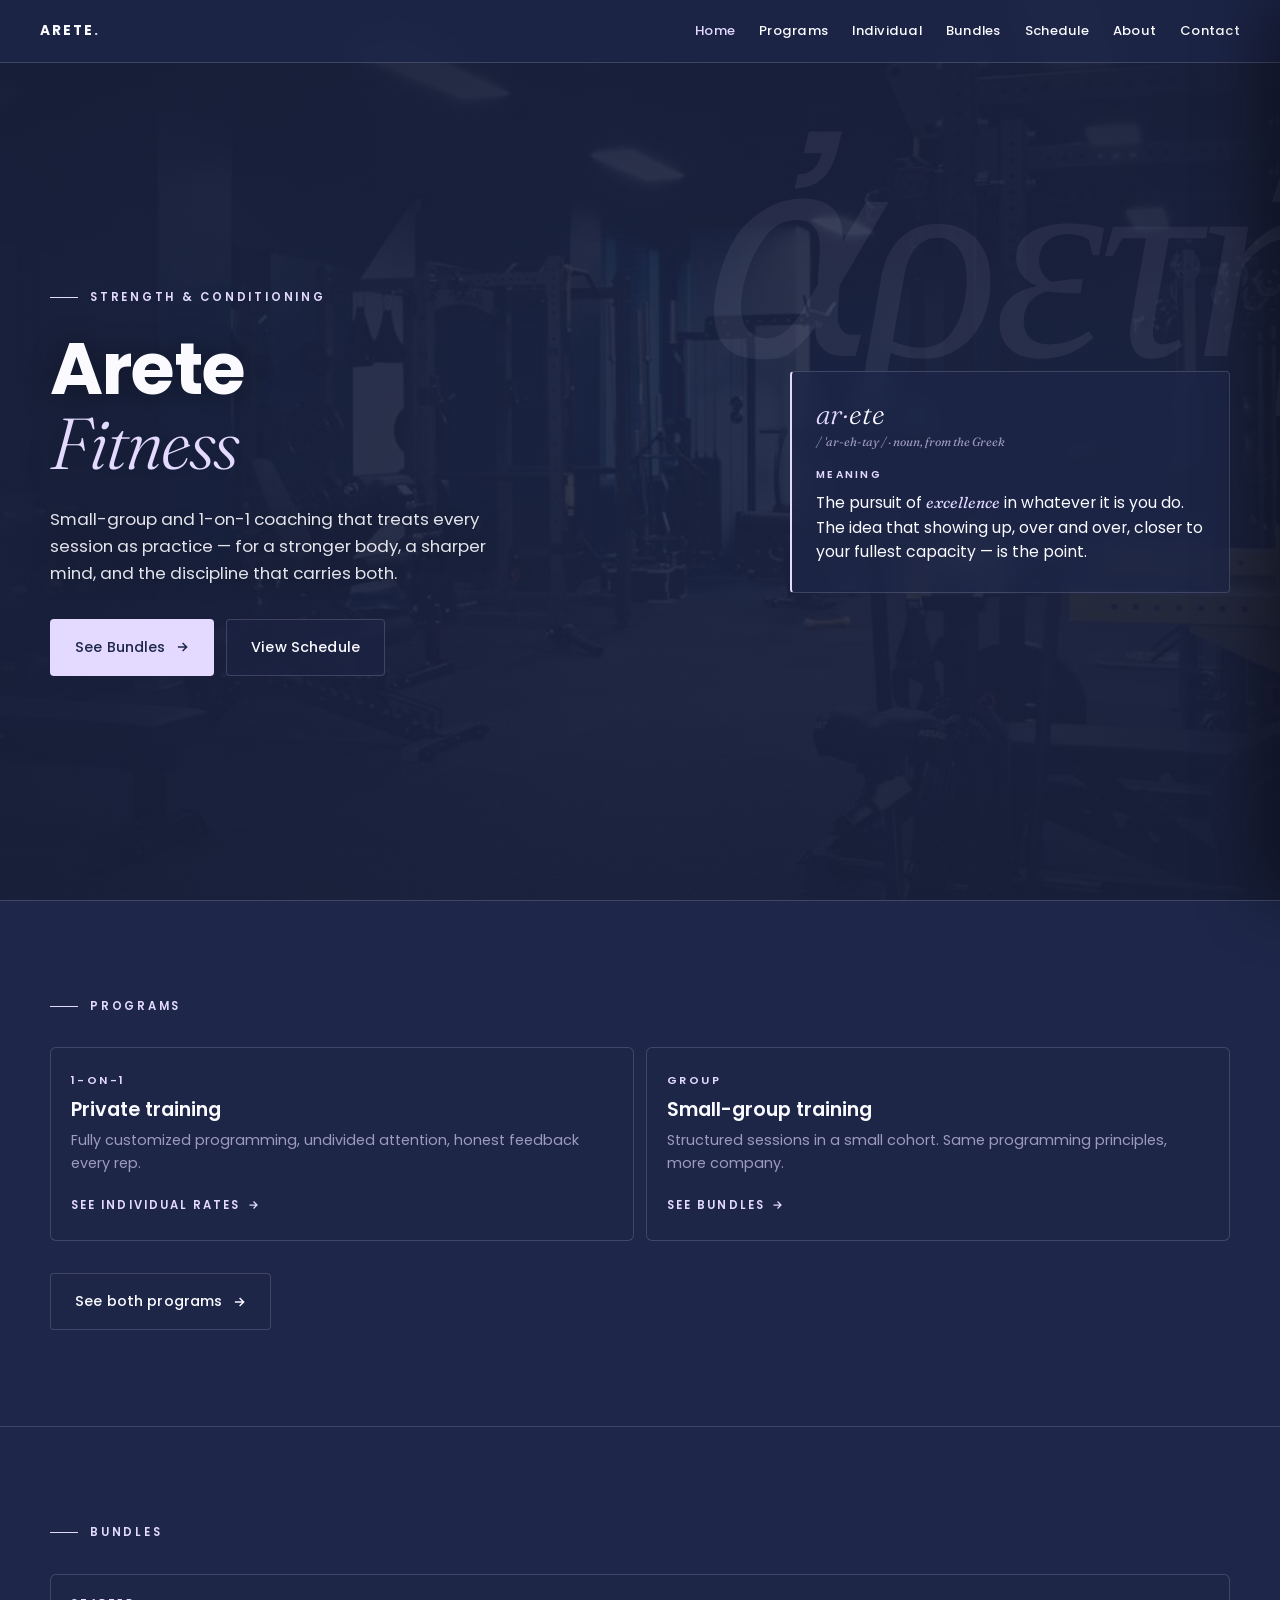
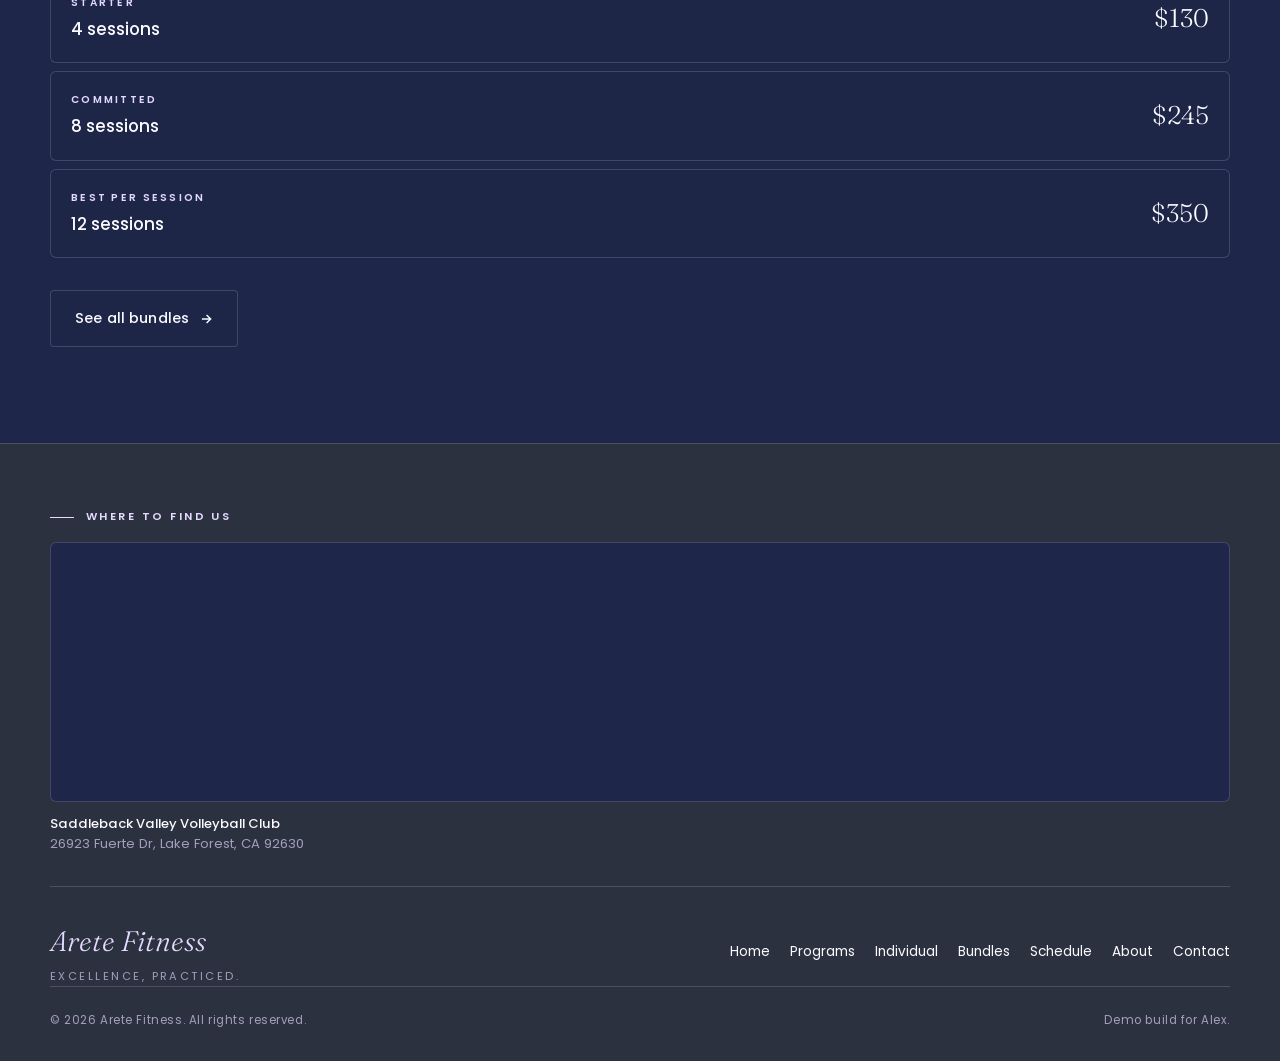
<file: arete-fitness_4.html>
<!DOCTYPE html>
<html lang="en">
<head>
<meta charset="UTF-8">
<meta name="viewport" content="width=device-width, initial-scale=1.0">
<title>Arete Fitness — Strength &amp; Conditioning with Alex</title>
<meta name="description" content="Small-group and 1-on-1 strength and conditioning coaching. Founded by Alex.">
<link rel="preconnect" href="https://fonts.googleapis.com">
<link rel="preconnect" href="https://fonts.gstatic.com" crossorigin>
<link href="https://fonts.googleapis.com/css2?family=Poppins:wght@400;500;600;700&family=Fraunces:ital,opsz,wght@0,9..144,300..500;1,9..144,300..500&display=swap" rel="stylesheet">
<style>
:root {
  --hero-bg: url("[data-uri]");
  --jet-black: #30343f;
  --ghost-white: #fafaff;
  --periwinkle: #e4d9ff;
  --twilight-indigo: #273469;
  --space-indigo: #1e2749;
  --peri-dim: rgba(228, 217, 255, 0.65);
  --peri-hair: rgba(228, 217, 255, 0.18);
  --peri-faint: rgba(228, 217, 255, 0.08);
}

* { margin: 0; padding: 0; box-sizing: border-box; }
html { scroll-behavior: smooth; -webkit-text-size-adjust: 100%; }

body {
  font-family: 'Poppins', sans-serif;
  font-weight: 400;
  background: var(--space-indigo);
  color: var(--ghost-white);
  line-height: 1.6;
  overflow-x: hidden;
  -webkit-font-smoothing: antialiased;
  min-height: 100vh;
  position: relative;
}

/* Fixed image backdrop — same across whole site, does not scroll */
body::before {
  content: '';
  position: fixed;
  inset: 0;
  z-index: -1;
  background:
    linear-gradient(rgba(30, 39, 73, 0.75), rgba(30, 39, 73, 0.75)),
    var(--hero-bg);
  background-size: cover;
  background-position: center;
  background-repeat: no-repeat;
}

h1, h2, h3, h4, h5, h6 { font-family: 'Poppins', sans-serif; }
h1 { font-weight: 700; letter-spacing: -0.02em; line-height: 1.05; }
h2 { font-weight: 600; letter-spacing: -0.01em; line-height: 1.15; }
h3 { font-weight: 600; line-height: 1.25; }
h4, h5 { font-weight: 500; }
h6 { font-weight: 600; letter-spacing: 0.08em; text-transform: uppercase; font-size: 0.72rem; }

::selection { background: var(--periwinkle); color: var(--space-indigo); }
a { color: inherit; }

.content-max { max-width: 1180px; margin: 0 auto; width: 100%; }

/* ---------- NAV ---------- */
.nav {
  position: fixed; top: 0; left: 0; right: 0; z-index: 100;
  padding: 1rem 1.25rem;
  display: flex; justify-content: space-between; align-items: center;
  background: rgba(30, 39, 73, 0.78);
  backdrop-filter: blur(14px);
  -webkit-backdrop-filter: blur(14px);
  border-bottom: 1px solid var(--peri-hair);
}
.logo {
  font-weight: 700; letter-spacing: 0.15em; font-size: 0.85rem;
  text-transform: uppercase; color: var(--ghost-white); text-decoration: none;
  cursor: pointer;
}
.logo em { font-style: normal; color: var(--periwinkle); }
.desktop-nav { display: none; }
.menu-btn {
  background: none; border: 1px solid var(--peri-hair);
  color: var(--ghost-white); padding: 0.55rem 1rem;
  font-family: inherit; font-size: 0.72rem; letter-spacing: 0.14em;
  text-transform: uppercase; cursor: pointer; border-radius: 999px;
  transition: border-color 0.2s ease;
}
.menu-btn:hover { border-color: var(--periwinkle); }

.mobile-menu {
  position: fixed; top: 0; right: 0; height: 100vh; height: 100dvh;
  width: 88%; max-width: 380px;
  background: var(--twilight-indigo);
  z-index: 101; padding: 5rem 2rem 2rem;
  transform: translateX(100%);
  transition: transform 0.4s cubic-bezier(0.4, 0, 0.2, 1);
  box-shadow: -20px 0 60px rgba(0,0,0,0.4);
  overflow-y: auto;
}
.mobile-menu.open { transform: translateX(0); }
.mobile-menu a {
  display: block; color: var(--ghost-white); text-decoration: none;
  padding: 1.1rem 0; font-size: 1.4rem; font-weight: 500;
  border-bottom: 1px solid var(--peri-hair); letter-spacing: -0.01em;
  cursor: pointer;
}
.mobile-menu a:last-of-type { border-bottom: none; }
.mobile-menu a.active { color: var(--periwinkle); }
.close-btn {
  position: absolute; top: 1.15rem; right: 1.25rem;
  background: none; border: 1px solid var(--peri-hair);
  color: var(--ghost-white); padding: 0.55rem 1rem;
  font-family: inherit; font-size: 0.72rem; letter-spacing: 0.14em;
  text-transform: uppercase; cursor: pointer; border-radius: 999px;
}
.menu-overlay {
  position: fixed; inset: 0; background: rgba(0,0,0,0.5);
  z-index: 100; opacity: 0; pointer-events: none;
  transition: opacity 0.3s ease;
}
.menu-overlay.open { opacity: 1; pointer-events: auto; }

/* ---------- PAGE ROUTING ---------- */
.page { display: none; animation: pageFade 0.35s ease; }
.page.active { display: block; }
@keyframes pageFade {
  from { opacity: 0; transform: translateY(6px); }
  to { opacity: 1; transform: translateY(0); }
}

/* ---------- HERO ---------- */
.hero {
  position: relative;
  min-height: 100vh; min-height: 100dvh;
  padding: 7rem 1.5rem 3rem;
  display: flex; flex-direction: column; justify-content: center;
  overflow: hidden;
  background: transparent;
}
.hero-greek {
  position: absolute;
  top: 6rem; right: -1.5rem;
  font-family: 'Fraunces', Georgia, serif;
  font-weight: 300; font-style: italic;
  font-size: clamp(6rem, 32vw, 12rem);
  color: var(--periwinkle);
  opacity: 0.08;
  letter-spacing: -0.02em;
  line-height: 0.9;
  user-select: none; pointer-events: none;
  z-index: 0;
}
.hero-inner { position: relative; z-index: 1; }
.hero-primary { display: flex; flex-direction: column; }
.hero-secondary { display: flex; margin-top: 2rem; }
.eyebrow {
  font-size: 0.72rem; letter-spacing: 0.24em; text-transform: uppercase;
  color: var(--periwinkle); font-weight: 600;
  margin-bottom: 1.5rem;
  display: flex; align-items: center; gap: 0.75rem;
}
.eyebrow::before {
  content: ''; width: 28px; height: 1px; background: var(--periwinkle);
}
.hero h1 {
  font-size: clamp(2.4rem, 9vw, 4.25rem);
  margin-bottom: 1.5rem;
  max-width: 14ch;
  text-shadow: 0 2px 30px rgba(0,0,0,0.4);
}
.hero h1 em {
  font-family: 'Fraunces', Georgia, serif;
  font-style: italic; font-weight: 300;
  color: var(--periwinkle);
  letter-spacing: -0.02em;
}
.hero p.lead {
  font-size: 1.05rem; max-width: 44ch;
  color: rgba(250, 250, 255, 0.9);
  margin-bottom: 2rem;
  text-shadow: 0 1px 20px rgba(0,0,0,0.5);
}
.cta-row { display: flex; flex-wrap: wrap; gap: 0.75rem; }

.hero-definition {
  padding: 1.75rem 1.5rem;
  background: rgba(30, 39, 73, 0.65);
  border: 1px solid var(--peri-hair);
  border-left: 2px solid var(--periwinkle);
  border-radius: 4px;
  backdrop-filter: blur(12px);
  -webkit-backdrop-filter: blur(12px);
  max-width: 540px;
  width: 100%;
}
.hero-def-word {
  font-family: 'Fraunces', Georgia, serif;
  font-weight: 300; font-style: italic;
  font-size: 1.75rem;
  color: var(--periwinkle);
  line-height: 1;
  margin-bottom: 0.25rem;
}
.hero-def-word em { font-style: italic; color: var(--ghost-white); }
.hero-def-pronounce {
  font-size: 0.75rem; color: var(--peri-dim);
  font-family: 'Fraunces', Georgia, serif; font-style: italic;
  margin-bottom: 1rem;
}
.hero-def-part {
  font-size: 0.65rem; letter-spacing: 0.22em; text-transform: uppercase;
  color: var(--periwinkle); font-weight: 600;
  margin-bottom: 0.5rem;
}
.hero-def-meaning {
  font-size: 0.98rem;
  color: var(--ghost-white); font-weight: 400; line-height: 1.55;
}
.hero-def-meaning em {
  font-family: 'Fraunces', Georgia, serif; font-style: italic;
  color: var(--periwinkle); font-weight: 400;
}

/* ---------- BUTTONS ---------- */
.btn {
  display: inline-flex; align-items: center; justify-content: center;
  gap: 0.6rem;
  padding: 1rem 1.5rem;
  text-decoration: none; font-weight: 500;
  font-size: 0.9rem; letter-spacing: 0.01em;
  border-radius: 4px;
  transition: all 0.25s ease;
  border: 1px solid transparent;
  cursor: pointer; font-family: inherit;
  white-space: nowrap;
}
.btn-primary { background: var(--periwinkle); color: var(--space-indigo); }
.btn-primary:hover { background: var(--ghost-white); transform: translateY(-1px); }
.btn-secondary { background: rgba(30, 39, 73, 0.4); color: var(--ghost-white); border-color: var(--peri-hair); backdrop-filter: blur(6px); }
.btn-secondary:hover { border-color: var(--periwinkle); background: rgba(228, 217, 255, 0.1); }
.btn svg { flex-shrink: 0; }

/* ---------- PAGES / SECTIONS ---------- */
.page-section {
  padding: 7rem 1.5rem 5rem;
  min-height: 100vh; min-height: 100dvh;
}
.page-header { margin-bottom: 3rem; }
.section-eyebrow {
  font-size: 0.72rem; letter-spacing: 0.24em; text-transform: uppercase;
  color: var(--periwinkle); font-weight: 600;
  margin-bottom: 1rem;
  display: flex; align-items: center; gap: 0.75rem;
}
.section-eyebrow::before {
  content: ''; width: 28px; height: 1px; background: var(--periwinkle);
}
.section-title {
  font-size: clamp(1.9rem, 7vw, 2.75rem);
  margin-bottom: 1rem; max-width: 20ch;
}
.section-lead {
  font-size: 1rem; color: var(--peri-dim);
  max-width: 54ch;
}

/* ---------- SUBSECTIONS ---------- */
.subsection {
  margin-bottom: 4rem;
}
.subsection:last-child {
  margin-bottom: 2rem;
}
.subsection-header {
  margin-bottom: 1.75rem;
}
.subsection-eyebrow {
  font-size: 0.68rem; letter-spacing: 0.2em; text-transform: uppercase;
  color: var(--periwinkle); font-weight: 600;
  margin-bottom: 0.75rem;
}
.subsection-title {
  font-size: 1.5rem;
  margin-bottom: 0.5rem;
  color: var(--ghost-white);
}
.subsection-lead {
  color: var(--peri-dim);
  font-size: 0.95rem;
  max-width: 54ch;
}

/* ---------- HOME PREVIEW SECTIONS ---------- */
.preview-section {
  padding: 5rem 1.5rem;
  border-top: 1px solid var(--peri-hair);
}
.preview-header { margin-bottom: 2rem; }
.preview-cta-row { margin-top: 2rem; }
.preview-cta-row .btn { width: 100%; justify-content: center; }

.preview-grid {
  display: flex; flex-direction: column; gap: 0.75rem;
}
.preview-card {
  display: block;
  color: inherit;
  text-decoration: none;
  padding: 1.5rem 1.25rem;
  border: 1px solid var(--peri-hair);
  border-radius: 6px;
  background: rgba(30, 39, 73, 0.5);
  backdrop-filter: blur(8px);
  -webkit-backdrop-filter: blur(8px);
  transition: border-color 0.25s ease, transform 0.25s ease;
  cursor: pointer;
  position: relative;
}
.preview-card:hover {
  border-color: var(--periwinkle);
  transform: translateY(-2px);
}
.preview-card .program-label { margin-bottom: 0.5rem; }
.preview-card h3 { font-size: 1.2rem; margin-bottom: 0.4rem; }
.preview-card p { color: var(--peri-dim); font-size: 0.9rem; margin: 0 0 1rem 0; }
.preview-card-arrow {
  display: inline-flex;
  align-items: center;
  gap: 0.4rem;
  font-size: 0.72rem;
  letter-spacing: 0.18em;
  text-transform: uppercase;
  color: var(--periwinkle);
  font-weight: 600;
}

.tier-preview-list {
  display: flex; flex-direction: column; gap: 0.5rem;
}
.tier-preview-item {
  display: flex; justify-content: space-between; align-items: center;
  padding: 1.25rem 1.25rem;
  border: 1px solid var(--peri-hair);
  border-radius: 6px;
  background: rgba(30, 39, 73, 0.5);
  backdrop-filter: blur(8px);
  -webkit-backdrop-filter: blur(8px);
  gap: 1rem;
  transition: border-color 0.25s ease;
}
.tier-preview-item:hover { border-color: var(--periwinkle); }
.tier-preview-left { display: flex; flex-direction: column; gap: 0.25rem; min-width: 0; }
.tier-preview-label {
  font-size: 0.65rem; letter-spacing: 0.22em; text-transform: uppercase;
  color: var(--periwinkle); font-weight: 600;
}
.tier-preview-name {
  font-size: 1.05rem; font-weight: 500; color: var(--ghost-white);
}
.tier-preview-price {
  font-family: 'Fraunces', Georgia, serif;
  font-weight: 300;
  font-size: 1.6rem;
  color: var(--ghost-white);
  flex-shrink: 0;
  line-height: 1;
}

/* ---------- PROGRAMS PAGE ---------- */
.programs-grid { display: flex; flex-direction: column; gap: 1rem; }
.program-card {
  border: 1px solid var(--peri-hair);
  padding: 2rem 1.5rem;
  border-radius: 6px;
  transition: border-color 0.25s ease, transform 0.25s ease;
  background: rgba(30, 39, 73, 0.55);
  backdrop-filter: blur(8px);
  -webkit-backdrop-filter: blur(8px);
  display: flex; flex-direction: column;
}
.program-card:hover { border-color: var(--periwinkle); transform: translateY(-2px); }
.program-label {
  font-size: 0.7rem; letter-spacing: 0.22em; text-transform: uppercase;
  color: var(--periwinkle); font-weight: 600;
  margin-bottom: 0.75rem;
}
.program-title { font-size: 1.5rem; margin-bottom: 0.75rem; }
.program-desc {
  color: var(--peri-dim); margin-bottom: 1.5rem; font-size: 0.95rem;
}
.program-list { list-style: none; margin-bottom: 2rem; flex: 1; }
.program-list li {
  padding: 0.55rem 0; padding-left: 1.75rem;
  position: relative; font-size: 0.92rem;
  color: var(--ghost-white);
  border-top: 1px solid var(--peri-hair);
}
.program-list li:first-child { border-top: none; }
.program-list li::before {
  content: ''; position: absolute; left: 0; top: 1.35rem;
  width: 14px; height: 1px; background: var(--periwinkle);
}
.program-card .btn { align-self: flex-start; }

/* ---------- INDIVIDUAL SESSIONS / BUNDLES SHARED ---------- */
.rates-grid {
  display: flex; flex-direction: column; gap: 0.75rem;
}
.rate-card {
  background: rgba(30, 39, 73, 0.55);
  backdrop-filter: blur(8px);
  -webkit-backdrop-filter: blur(8px);
  border: 1px solid var(--peri-hair);
  border-radius: 6px;
  padding: 1.75rem 1.5rem;
  display: flex; flex-direction: column;
  transition: border-color 0.25s ease;
}
.rate-card:hover { border-color: var(--periwinkle); }
.rate-title { font-size: 1.25rem; margin-bottom: 0.4rem; }
.rate-desc {
  color: var(--peri-dim);
  font-size: 0.9rem;
  margin-bottom: 1.25rem;
  flex: 1;
}
.rate-price {
  font-family: 'Fraunces', Georgia, serif;
  font-weight: 300;
  font-size: 2.5rem;
  color: var(--ghost-white);
  line-height: 1;
  margin-bottom: 0.35rem;
}
.rate-unit {
  font-size: 0.82rem;
  color: var(--peri-dim);
  margin-bottom: 1.5rem;
}
.rate-card .btn { align-self: flex-start; }

.pending-callout {
  background: rgba(228, 217, 255, 0.05);
  border: 1.5px dashed var(--periwinkle);
  border-radius: 6px;
  padding: 1.5rem 1.5rem;
  margin-top: 1.25rem;
  backdrop-filter: blur(6px);
  -webkit-backdrop-filter: blur(6px);
  position: relative;
}
.pending-tag {
  display: inline-flex;
  align-items: center;
  gap: 0.5rem;
  font-size: 0.62rem;
  letter-spacing: 0.24em;
  text-transform: uppercase;
  color: var(--space-indigo);
  font-weight: 700;
  background: var(--periwinkle);
  padding: 0.35rem 0.7rem;
  border-radius: 2px;
  margin-bottom: 1rem;
}
.pending-tag::before {
  content: '';
  width: 6px; height: 6px;
  background: var(--space-indigo);
  border-radius: 50%;
  animation: pulse 2s ease-in-out infinite;
}
@keyframes pulse {
  0%, 100% { opacity: 1; }
  50% { opacity: 0.35; }
}
.pending-title {
  font-size: 1.15rem;
  color: var(--ghost-white);
  margin-bottom: 0.5rem;
  font-weight: 600;
}
.pending-desc {
  color: var(--peri-dim);
  font-size: 0.9rem;
  line-height: 1.6;
  margin-bottom: 0.5rem;
}
.pending-desc em {
  font-style: normal;
  color: var(--ghost-white);
  font-weight: 500;
}

/* ---------- BUNDLES ---------- */
.bundles-grid { display: flex; flex-direction: column; gap: 1rem; }
.bundle-card {
  background: rgba(39, 52, 105, 0.75);
  backdrop-filter: blur(8px);
  -webkit-backdrop-filter: blur(8px);
  border: 1px solid var(--peri-hair);
  padding: 2rem 1.5rem;
  border-radius: 6px;
  position: relative;
  display: flex; flex-direction: column;
  transition: border-color 0.25s ease;
}
.bundle-card:hover { border-color: var(--periwinkle); }
.bundle-tier-name { font-size: 1.65rem; margin-bottom: 0.4rem; }
.bundle-tier-desc {
  color: var(--peri-dim); font-size: 0.88rem;
  margin-bottom: 1.75rem;
}
.bundle-amount-row {
  display: flex; align-items: baseline; gap: 0.85rem;
  margin-bottom: 0.75rem;
}
.bundle-amount {
  font-family: 'Fraunces', Georgia, serif;
  font-weight: 300;
  font-size: 2.75rem;
  color: var(--ghost-white); line-height: 1;
}
.bundle-was {
  font-family: 'Fraunces', Georgia, serif;
  font-weight: 300;
  font-size: 1.35rem;
  color: rgba(228, 217, 255, 0.5);
  text-decoration: line-through;
  text-decoration-color: rgba(228, 217, 255, 0.55);
  line-height: 1;
}
.bundle-savings-row {
  display: flex; align-items: center; gap: 0.75rem;
  flex-wrap: wrap; margin-bottom: 1rem;
}
.bundle-save {
  background: rgba(228, 217, 255, 0.14);
  color: var(--periwinkle);
  padding: 0.3rem 0.65rem;
  border-radius: 2px;
  font-size: 0.65rem;
  letter-spacing: 0.16em;
  text-transform: uppercase;
  font-weight: 700;
}
.bundle-unit {
  font-size: 0.82rem; color: var(--peri-dim);
  padding: 0.75rem 0;
  border-top: 1px solid var(--peri-hair);
  margin-bottom: 1.5rem;
  flex: 1;
}
.bundle-card .btn { align-self: flex-start; }

.membership-card {
  background: rgba(39, 52, 105, 0.75);
  backdrop-filter: blur(8px);
  -webkit-backdrop-filter: blur(8px);
  border: 1px solid var(--peri-hair);
  border-radius: 6px;
  padding: 2rem 1.5rem;
  display: flex; flex-direction: column;
  transition: border-color 0.25s ease;
}
.membership-card:hover { border-color: var(--periwinkle); }
.membership-title { font-size: 1.5rem; margin-bottom: 0.4rem; }
.membership-desc {
  color: var(--peri-dim);
  font-size: 0.95rem;
  margin-bottom: 1.75rem;
}
.membership-amount-row {
  display: flex; align-items: baseline; gap: 0.5rem;
  margin-bottom: 0.35rem;
}
.membership-amount {
  font-family: 'Fraunces', Georgia, serif;
  font-weight: 300;
  font-size: 2.75rem;
  color: var(--ghost-white); line-height: 1;
}
.membership-per {
  font-size: 0.95rem;
  color: var(--peri-dim);
}
.membership-details {
  padding: 1rem 0;
  border-top: 1px solid var(--peri-hair);
  border-bottom: 1px solid var(--peri-hair);
  margin: 1rem 0 1.5rem;
  display: flex; flex-direction: column; gap: 0.35rem;
}
.membership-detail-item {
  font-size: 0.9rem;
  color: var(--ghost-white);
  padding-left: 1.75rem;
  position: relative;
}
.membership-detail-item::before {
  content: ''; position: absolute; left: 0; top: 0.55rem;
  width: 14px; height: 1px; background: var(--periwinkle);
}
.membership-effective {
  color: var(--periwinkle);
  font-size: 0.85rem;
  font-weight: 500;
  letter-spacing: 0.02em;
  margin-bottom: 1.5rem;
  font-style: italic;
}
.membership-card .btn { align-self: flex-start; }

.discount-grid {
  display: grid;
  grid-template-columns: repeat(3, 1fr);
  gap: 0.5rem;
}
.discount-tile {
  background: rgba(30, 39, 73, 0.55);
  backdrop-filter: blur(8px);
  -webkit-backdrop-filter: blur(8px);
  border: 1px solid var(--peri-hair);
  border-radius: 6px;
  padding: 1.5rem 0.75rem;
  text-align: center;
  display: flex; flex-direction: column;
  gap: 0.5rem;
  transition: border-color 0.25s ease;
}
.discount-tile:hover { border-color: var(--periwinkle); }
.discount-amount {
  font-family: 'Fraunces', Georgia, serif;
  font-weight: 300;
  font-size: 1.85rem;
  color: var(--periwinkle);
  line-height: 1;
}
.discount-condition {
  font-size: 0.7rem;
  letter-spacing: 0.16em;
  text-transform: uppercase;
  color: var(--peri-dim);
  font-weight: 600;
}

.referral-card {
  background: rgba(30, 39, 73, 0.55);
  backdrop-filter: blur(8px);
  -webkit-backdrop-filter: blur(8px);
  border: 1px solid var(--peri-hair);
  border-radius: 6px;
  padding: 2rem 1.5rem;
  display: flex; flex-direction: column;
  gap: 1.5rem;
}
.referral-side {
  display: flex; flex-direction: column;
  gap: 0.35rem;
  text-align: center;
}
.referral-label {
  font-size: 0.68rem;
  letter-spacing: 0.22em;
  text-transform: uppercase;
  color: var(--periwinkle);
  font-weight: 600;
}
.referral-perk {
  font-family: 'Fraunces', Georgia, serif;
  font-weight: 300;
  font-size: 2rem;
  color: var(--ghost-white);
  line-height: 1;
  margin: 0.25rem 0;
}
.referral-desc {
  color: var(--peri-dim);
  font-size: 0.88rem;
  max-width: 24ch;
  margin: 0 auto;
}
.referral-divider {
  height: 1px;
  background: var(--peri-hair);
  align-self: stretch;
}

.rules-note {
  padding: 1.25rem 1.5rem;
  background: rgba(228, 217, 255, 0.04);
  border: 1px solid var(--peri-hair);
  border-radius: 4px;
  color: var(--peri-dim);
  font-size: 0.88rem;
  margin-top: 1.5rem;
  display: flex;
  align-items: flex-start;
  gap: 0.9rem;
  backdrop-filter: blur(4px);
  -webkit-backdrop-filter: blur(4px);
}
.rules-note-mark {
  color: var(--periwinkle);
  font-weight: 700;
  font-size: 0.65rem;
  letter-spacing: 0.2em;
  text-transform: uppercase;
  padding: 0.25rem 0.5rem;
  border: 1px solid var(--periwinkle);
  border-radius: 2px;
  flex-shrink: 0;
  margin-top: 0.15rem;
}

/* ---------- SCHEDULE PAGE ---------- */
.calendar-embed {
  width: 100%;
  height: 550px;
  border-radius: 6px;
  overflow: hidden;
  border: 1px solid var(--peri-hair);
  background: var(--ghost-white);
  position: relative;
  box-shadow: 0 8px 32px rgba(0, 0, 0, 0.3);
}
.calendar-embed iframe {
  width: 100%;
  height: 100%;
  border: 0;
  display: block;
}

/* ---------- ABOUT PAGE ---------- */
.about-cols { display: flex; flex-direction: column; gap: 2.5rem; }
.coach-portrait {
  aspect-ratio: 4 / 5;
  background:
    radial-gradient(ellipse at 30% 20%, rgba(228, 217, 255, 0.2), transparent 60%),
    linear-gradient(135deg, var(--twilight-indigo), var(--space-indigo));
  border: 1px solid var(--peri-hair);
  border-radius: 6px;
  display: flex; align-items: flex-end;
  padding: 1.5rem;
  color: var(--peri-dim);
  font-size: 0.7rem; letter-spacing: 0.18em;
  text-transform: uppercase; font-weight: 600;
  max-width: 460px;
}
.coach-content {
  background: rgba(30, 39, 73, 0.55);
  backdrop-filter: blur(8px);
  -webkit-backdrop-filter: blur(8px);
  border: 1px solid var(--peri-hair);
  border-radius: 6px;
  padding: 2rem 1.5rem;
}
.coach-name { font-size: 1.75rem; margin-bottom: 0.3rem; color: var(--ghost-white); }
.coach-role {
  font-size: 0.72rem; letter-spacing: 0.22em;
  text-transform: uppercase; color: var(--periwinkle);
  font-weight: 600; margin-bottom: 1.5rem;
}
.coach-bio {
  font-size: 1rem; color: rgba(250, 250, 255, 0.85);
  margin-bottom: 1rem; line-height: 1.65;
}
.coach-creds {
  list-style: none; margin-top: 1.5rem;
  padding-top: 1.5rem;
  border-top: 1px solid var(--peri-hair);
}
.coach-creds li {
  padding: 0.5rem 0; font-size: 0.9rem;
  padding-left: 1.75rem; position: relative;
}
.coach-creds li::before {
  content: ''; position: absolute; left: 0; top: 1.1rem;
  width: 14px; height: 1px; background: var(--periwinkle);
}
.future-coach-placeholder {
  margin-top: 3rem; padding: 2rem 1.5rem;
  border: 1.5px dashed var(--peri-hair);
  border-radius: 6px; text-align: center;
  background: rgba(30, 39, 73, 0.35);
  backdrop-filter: blur(6px);
  -webkit-backdrop-filter: blur(6px);
}
.future-coach-placeholder h5 {
  font-size: 0.72rem; letter-spacing: 0.2em;
  text-transform: uppercase; color: var(--periwinkle);
  margin-bottom: 0.5rem; font-weight: 600;
}
.future-coach-placeholder p {
  color: var(--peri-dim); font-size: 0.9rem;
  max-width: 44ch; margin: 0 auto;
}

/* ---------- CONTACT PAGE ---------- */
.contact-grid { display: flex; flex-direction: column; gap: 2.5rem; }
.contact-block {
  border: 1px solid var(--peri-hair);
  border-radius: 6px;
  padding: 2rem 1.5rem;
  background: rgba(30, 39, 73, 0.55);
  backdrop-filter: blur(8px);
  -webkit-backdrop-filter: blur(8px);
}
.contact-block-title {
  font-size: 0.72rem; letter-spacing: 0.22em;
  text-transform: uppercase; color: var(--periwinkle);
  font-weight: 600; margin-bottom: 1.5rem;
}
.contact-item {
  display: flex; align-items: flex-start; gap: 0.9rem;
  padding: 0.75rem 0; border-bottom: 1px solid var(--peri-hair);
}
.contact-item:last-child { border-bottom: none; }
.contact-item svg { color: var(--periwinkle); flex-shrink: 0; margin-top: 0.2rem; }
.contact-item a, .contact-item span {
  color: var(--ghost-white); text-decoration: none;
  font-size: 0.95rem; line-height: 1.5;
}
.contact-item a:hover { color: var(--periwinkle); }
.contact-item .venue-name {
  font-weight: 500;
  display: block;
  margin-bottom: 0.15rem;
}
.contact-form-row {
  display: flex; flex-direction: column; gap: 0.5rem;
  margin-bottom: 1.25rem;
}
.contact-form-row label {
  font-size: 0.7rem; letter-spacing: 0.16em; text-transform: uppercase;
  color: var(--periwinkle); font-weight: 600;
}
.contact-form-row input,
.contact-form-row textarea {
  background: var(--space-indigo);
  border: 1px solid var(--peri-hair);
  border-radius: 4px;
  padding: 0.85rem 1rem;
  color: var(--ghost-white);
  font-family: inherit; font-size: 0.95rem;
  transition: border-color 0.2s ease;
}
.contact-form-row input:focus,
.contact-form-row textarea:focus {
  outline: none; border-color: var(--periwinkle);
}
.contact-form-row textarea { resize: vertical; min-height: 120px; }
.social-links { display: flex; gap: 0.75rem; }
.social-links a {
  width: 44px; height: 44px;
  border: 1px solid var(--peri-hair);
  border-radius: 50%;
  display: flex; align-items: center; justify-content: center;
  transition: all 0.25s ease;
}
.social-links a:hover {
  border-color: var(--periwinkle);
  background: var(--peri-faint);
}
.social-links svg { width: 18px; height: 18px; color: var(--ghost-white); }

.map-embed {
  width: 100%;
  aspect-ratio: 16/10;
  border-radius: 6px;
  overflow: hidden;
  border: 1px solid var(--peri-hair);
  background: var(--space-indigo);
  position: relative;
}
.map-embed iframe {
  width: 100%;
  height: 100%;
  border: 0;
  display: block;
}
.contact-map-block { margin-top: 1.5rem; }

/* ---------- PLACEHOLDER STYLING ---------- */
.placeholder-note {
  background: rgba(228, 217, 255, 0.06);
  border-left: 2px solid var(--periwinkle);
  padding: 1rem 1.25rem;
  margin-top: 2.5rem;
  font-size: 0.85rem;
  color: var(--peri-dim);
  border-radius: 2px;
  backdrop-filter: blur(4px);
  -webkit-backdrop-filter: blur(4px);
}
.placeholder-note strong {
  color: var(--periwinkle); font-weight: 600;
  letter-spacing: 0.14em; text-transform: uppercase;
  font-size: 0.68rem; display: block; margin-bottom: 0.4rem;
}
.placeholder-badge {
  display: inline-block;
  background: rgba(228, 217, 255, 0.14);
  color: var(--periwinkle);
  padding: 0.15rem 0.5rem; border-radius: 2px;
  font-size: 0.6rem; letter-spacing: 0.18em;
  text-transform: uppercase; font-weight: 600;
  margin-left: 0.4rem; vertical-align: middle;
  font-family: 'Poppins', sans-serif; font-style: normal;
}

/* ---------- FOOTER ---------- */
.footer {
  background: rgba(48, 52, 63, 0.85);
  backdrop-filter: blur(14px);
  -webkit-backdrop-filter: blur(14px);
  color: var(--ghost-white);
  padding: 3rem 1.5rem 2rem;
  border-top: 1px solid var(--peri-hair);
  position: relative;
}
.footer-inner {
  display: flex; flex-direction: column; gap: 2rem;
}
.footer-map-wrapper {
  padding-bottom: 2rem;
  border-bottom: 1px solid var(--peri-hair);
}
.footer-map-label {
  font-size: 0.7rem; letter-spacing: 0.22em;
  text-transform: uppercase; color: var(--periwinkle);
  font-weight: 600; margin-bottom: 1rem;
  display: flex; align-items: center; gap: 0.75rem;
}
.footer-map-label::before {
  content: ''; width: 24px; height: 1px; background: var(--periwinkle);
}
.footer-map {
  aspect-ratio: auto;
  height: 200px;
}
.footer-map-address {
  margin-top: 0.75rem;
  font-size: 0.82rem;
  color: var(--peri-dim);
  line-height: 1.5;
}
.footer-map-address strong {
  color: var(--ghost-white);
  font-weight: 500;
}
.footer-meta {
  display: flex; flex-direction: column; gap: 2rem;
  align-items: flex-start;
}
.footer-lock {
  font-family: 'Fraunces', Georgia, serif;
  font-weight: 300; font-style: italic;
  font-size: 1.75rem; color: var(--periwinkle);
  margin-bottom: 0.25rem;
}
.footer-tag {
  font-size: 0.7rem; letter-spacing: 0.22em;
  text-transform: uppercase; color: var(--peri-dim);
}
.footer-nav {
  display: flex; flex-wrap: wrap; gap: 1.25rem;
}
.footer-nav a {
  color: var(--ghost-white); text-decoration: none;
  font-size: 0.85rem; cursor: pointer;
}
.footer-nav a:hover { color: var(--periwinkle); }
.footer-bottom {
  width: 100%;
  padding-top: 1.5rem;
  border-top: 1px solid var(--peri-hair);
  font-size: 0.72rem; color: var(--peri-dim);
  letter-spacing: 0.05em;
}

/* ---------- ACCESSIBILITY ---------- */
:focus-visible {
  outline: 2px solid var(--periwinkle);
  outline-offset: 3px;
}
@media (prefers-reduced-motion: reduce) {
  * { animation: none !important; transition: none !important; }
  html { scroll-behavior: auto; }
}

/* ---------- DESKTOP ---------- */
@media (min-width: 768px) {
  .nav { padding: 1.25rem 2.5rem; }
  .hero { padding: 8rem 2.5rem 4rem; }
  .page-section { padding: 9rem 2.5rem 6rem; }
  .preview-section { padding: 6rem 2.5rem; }
  .footer { padding: 4rem 2.5rem 2rem; }

  .desktop-nav {
    display: flex; gap: 1.5rem; align-items: center;
  }
  .desktop-nav a {
    color: var(--ghost-white); text-decoration: none;
    font-size: 0.82rem; letter-spacing: 0.02em; font-weight: 500;
    transition: color 0.2s ease;
    cursor: pointer;
    white-space: nowrap;
  }
  .desktop-nav a:hover { color: var(--periwinkle); }
  .desktop-nav a.active { color: var(--periwinkle); }
  .menu-btn { display: none; }

  .hero-greek {
    top: 8rem; right: -3rem;
    font-size: clamp(10rem, 22vw, 18rem);
    opacity: 0.07;
  }

  /* Hero 2-column: content left, definition right */
  .hero-inner {
    display: grid;
    grid-template-columns: 1.3fr 1fr;
    gap: 3rem;
    align-items: center;
  }
  .hero-secondary {
    margin-top: 0;
    justify-content: flex-end;
  }
  .hero-definition {
    max-width: 440px;
  }

  .preview-grid { display: grid; grid-template-columns: repeat(2, 1fr); }
  .preview-cta-row .btn { width: auto; }

  .programs-grid { display: grid; grid-template-columns: repeat(2, 1fr); }
  .rates-grid { display: grid; grid-template-columns: repeat(3, 1fr); }
  .bundles-grid { display: grid; grid-template-columns: repeat(3, 1fr); }

  .referral-card {
    flex-direction: row;
    align-items: center;
    gap: 2rem;
  }
  .referral-side { flex: 1; }
  .referral-divider {
    width: 1px;
    height: 90px;
    align-self: center;
  }

  .about-cols {
    display: grid; grid-template-columns: 1fr 1.4fr;
    gap: 4rem; align-items: start;
  }

  .contact-grid { display: grid; grid-template-columns: 1fr 1.3fr; gap: 2rem; }

  .footer-map { height: 240px; }

  .footer-meta {
    flex-direction: row; justify-content: space-between;
    align-items: center;
  }
  .footer-bottom {
    display: flex; justify-content: space-between;
  }

  .calendar-embed { height: 650px; }
}

@media (min-width: 1024px) {
  .hero h1 { font-size: 4.5rem; }
  .footer-map { height: 260px; }
  .hero-inner { gap: 4rem; grid-template-columns: 1.4fr 1fr; }
}
</style>
</head>
<body>

<!-- ================= NAV ================= -->
<nav class="nav" aria-label="Primary">
  <a class="logo" data-nav="home">Arete<em>.</em></a>
  <div class="desktop-nav">
    <a data-nav="home">Home</a>
    <a data-nav="programs">Programs</a>
    <a data-nav="individual">Individual</a>
    <a data-nav="bundles">Bundles</a>
    <a data-nav="schedule">Schedule</a>
    <a data-nav="about">About</a>
    <a data-nav="contact">Contact</a>
  </div>
  <button class="menu-btn" onclick="openMenu()" aria-label="Open menu" aria-controls="mobileMenu">Menu</button>
</nav>

<div class="menu-overlay" id="menuOverlay" onclick="closeMenu()"></div>

<aside class="mobile-menu" id="mobileMenu" aria-label="Mobile navigation">
  <button class="close-btn" onclick="closeMenu()" aria-label="Close menu">Close</button>
  <a data-nav="home">Home</a>
  <a data-nav="programs">Programs</a>
  <a data-nav="individual">Individual Sessions</a>
  <a data-nav="bundles">Bundles</a>
  <a data-nav="schedule">Schedule</a>
  <a data-nav="about">About</a>
  <a data-nav="contact">Contact</a>
</aside>

<main id="app">

<!-- ================= HOME PAGE ================= -->
<section class="page active" id="page-home" data-page="home">
  <div class="hero">
    <div class="hero-greek" aria-hidden="true">ἀρετή</div>
    <div class="hero-inner content-max">
      <div class="hero-primary">
        <div class="eyebrow">Strength &amp; Conditioning</div>
        <h1>Arete<br><em>Fitness</em></h1>
        <p class="lead">Small-group and 1-on-1 coaching that treats every session as practice — for a stronger body, a sharper mind, and the discipline that carries both.</p>
        <div class="cta-row">
          <a class="btn btn-primary" data-nav="bundles">
            See Bundles
            <svg width="14" height="14" viewBox="0 0 24 24" fill="none" stroke="currentColor" stroke-width="2.5" aria-hidden="true"><path d="M5 12h14M13 5l7 7-7 7"/></svg>
          </a>
          <a class="btn btn-secondary" data-nav="schedule">View Schedule</a>
        </div>
      </div>
      <div class="hero-secondary">
        <div class="hero-definition">
          <div class="hero-def-word">ar·<em>ete</em></div>
          <div class="hero-def-pronounce">/ ˈar-eh-tay /  ·  noun, from the Greek</div>
          <div class="hero-def-part">Meaning</div>
          <p class="hero-def-meaning">The pursuit of <em>excellence</em> in whatever it is you do. The idea that showing up, over and over, closer to your fullest capacity — is the point.</p>
        </div>
      </div>
    </div>
  </div>

  <!-- HOME: PROGRAMS PREVIEW -->
  <div class="preview-section">
    <div class="content-max">
      <div class="preview-header">
        <div class="section-eyebrow">Programs</div>
      </div>

      <div class="preview-grid">
        <a class="preview-card" data-nav="individual">
          <div class="program-label">1-on-1</div>
          <h3>Private training</h3>
          <p>Fully customized programming, undivided attention, honest feedback every rep.</p>
          <div class="preview-card-arrow">
            See individual rates
            <svg width="12" height="12" viewBox="0 0 24 24" fill="none" stroke="currentColor" stroke-width="2.5" aria-hidden="true"><path d="M5 12h14M13 5l7 7-7 7"/></svg>
          </div>
        </a>
        <a class="preview-card" data-nav="bundles">
          <div class="program-label">Group</div>
          <h3>Small-group training</h3>
          <p>Structured sessions in a small cohort. Same programming principles, more company.</p>
          <div class="preview-card-arrow">
            See bundles
            <svg width="12" height="12" viewBox="0 0 24 24" fill="none" stroke="currentColor" stroke-width="2.5" aria-hidden="true"><path d="M5 12h14M13 5l7 7-7 7"/></svg>
          </div>
        </a>
      </div>

      <div class="preview-cta-row">
        <a class="btn btn-secondary" data-nav="programs">
          See both programs
          <svg width="14" height="14" viewBox="0 0 24 24" fill="none" stroke="currentColor" stroke-width="2.5" aria-hidden="true"><path d="M5 12h14M13 5l7 7-7 7"/></svg>
        </a>
      </div>
    </div>
  </div>

  <!-- HOME: BUNDLES PREVIEW -->
  <div class="preview-section">
    <div class="content-max">
      <div class="preview-header">
        <div class="section-eyebrow">Bundles</div>
      </div>

      <div class="tier-preview-list">
        <div class="tier-preview-item">
          <div class="tier-preview-left">
            <span class="tier-preview-label">Starter</span>
            <span class="tier-preview-name">4 sessions</span>
          </div>
          <div class="tier-preview-price">$130</div>
        </div>
        <div class="tier-preview-item">
          <div class="tier-preview-left">
            <span class="tier-preview-label">Committed</span>
            <span class="tier-preview-name">8 sessions</span>
          </div>
          <div class="tier-preview-price">$245</div>
        </div>
        <div class="tier-preview-item">
          <div class="tier-preview-left">
            <span class="tier-preview-label">Best per session</span>
            <span class="tier-preview-name">12 sessions</span>
          </div>
          <div class="tier-preview-price">$350</div>
        </div>
      </div>

      <div class="preview-cta-row">
        <a class="btn btn-secondary" data-nav="bundles">
          See all bundles
          <svg width="14" height="14" viewBox="0 0 24 24" fill="none" stroke="currentColor" stroke-width="2.5" aria-hidden="true"><path d="M5 12h14M13 5l7 7-7 7"/></svg>
        </a>
      </div>
    </div>
  </div>
</section>

<!-- ================= PROGRAMS PAGE ================= -->
<section class="page page-section" id="page-programs" data-page="programs">
  <div class="content-max">
    <div class="page-header">
      <div class="section-eyebrow">Programs</div>
      <h2 class="section-title">Two ways to train.</h2>
      <p class="section-lead">Both use the same strength &amp; conditioning foundation. The difference is how much room the room gives you.</p>
    </div>

    <div class="programs-grid">
      <div class="program-card">
        <div class="program-label">1-on-1</div>
        <h3 class="program-title">Private training</h3>
        <p class="program-desc">Fully customized programming, undivided attention, honest feedback every rep. Best if you're rehabbing, competing, or want the fastest possible progression.</p>
        <ul class="program-list">
          <li>Individualized programming</li>
          <li>Undivided coaching attention</li>
          <li>Flexible scheduling</li>
          <li>Movement assessment included</li>
        </ul>
        <a class="btn btn-primary" data-nav="individual">
          See individual rates
          <svg width="14" height="14" viewBox="0 0 24 24" fill="none" stroke="currentColor" stroke-width="2.5" aria-hidden="true"><path d="M5 12h14M13 5l7 7-7 7"/></svg>
        </a>
      </div>

      <div class="program-card">
        <div class="program-label">Group</div>
        <h3 class="program-title">Small-group training</h3>
        <p class="program-desc">Structured sessions in a small cohort. Same programming principles, priced for people who train consistently and like company on the platform.</p>
        <ul class="program-list">
          <li>Coached small-group sessions</li>
          <li>Structured weekly programming</li>
          <li>Fixed session times</li>
          <li>Community of consistent trainees</li>
        </ul>
        <a class="btn btn-primary" data-nav="bundles">
          See bundles
          <svg width="14" height="14" viewBox="0 0 24 24" fill="none" stroke="currentColor" stroke-width="2.5" aria-hidden="true"><path d="M5 12h14M13 5l7 7-7 7"/></svg>
        </a>
      </div>
    </div>
  </div>
</section>

<!-- ================= INDIVIDUAL SESSIONS PAGE ================= -->
<section class="page page-section" id="page-individual" data-page="individual">
  <div class="content-max">
    <div class="page-header">
      <div class="section-eyebrow">Individual Sessions</div>
      <h2 class="section-title">Pay per session.</h2>
      <p class="section-lead">Try it once, drop in occasionally, or book 1-on-1 with Alex. For discounted rates when you commit to more, see bundles.</p>
    </div>

    <div class="rates-grid">
      <div class="rate-card">
        <div class="program-label">First-time</div>
        <h4 class="rate-title">Intro session</h4>
        <p class="rate-desc">New here? Try a session at a special one-time rate.</p>
        <div class="rate-price">$15</div>
        <div class="rate-unit">one-time · new clients</div>
        <a class="btn btn-secondary" data-nav="contact">Book intro</a>
      </div>

      <div class="rate-card">
        <div class="program-label">Drop-in</div>
        <h4 class="rate-title">Single session</h4>
        <p class="rate-desc">One session, no commitment. Register for an open time slot.</p>
        <div class="rate-price">$35</div>
        <div class="rate-unit">per session</div>
        <a class="btn btn-secondary" data-nav="schedule">See schedule</a>
      </div>

      <div class="rate-card">
        <div class="program-label">Private</div>
        <h4 class="rate-title">1-on-1 training</h4>
        <p class="rate-desc">A private 45-minute session with Alex. Scheduled around you.</p>
        <div class="rate-price">$60</div>
        <div class="rate-unit">per session · 45 min</div>
        <a class="btn btn-secondary" data-nav="contact">Book private</a>
      </div>
    </div>

    <div class="pending-callout">
      <div class="pending-tag">Pending Confirmation</div>
      <div class="pending-title">Summer rate — $20 per session</div>
      <p class="pending-desc">Scope <em>unclear</em>: unsure if this replaces the drop-in rate seasonally, or is a separate limited-time promo running alongside standard pricing. Not shown as a live purchase option until Alex clarifies.</p>
    </div>
  </div>
</section>

<!-- ================= BUNDLES PAGE ================= -->
<section class="page page-section" id="page-bundles" data-page="bundles">
  <div class="content-max">
    <div class="page-header">
      <div class="section-eyebrow">Bundles</div>
      <h2 class="section-title">Save when you commit.</h2>
      <p class="section-lead">Buy in bulk, go monthly, or bring friends. Individual per-session rates live on the Individual Sessions page.</p>
    </div>

    <!-- SUBSECTION: Session Bundles (moved to top) -->
    <div class="subsection">
      <div class="subsection-header">
        <div class="subsection-eyebrow">Session bundles</div>
        <h3 class="subsection-title">Buy in advance, pay less.</h3>
        <p class="subsection-lead">The more you commit up front, the lower the per-session rate. Use them for group or private sessions.</p>
      </div>

      <div class="bundles-grid">
        <div class="bundle-card">
          <div class="program-label">Starter</div>
          <h3 class="bundle-tier-name">4 sessions</h3>
          <p class="bundle-tier-desc">Build the habit.</p>
          <div class="bundle-amount-row">
            <div class="bundle-amount">$130</div>
            <div class="bundle-was">$140</div>
          </div>
          <div class="bundle-savings-row">
            <span class="bundle-save">save $10</span>
          </div>
          <div class="bundle-unit">$32.50 per session</div>
          <a class="btn btn-secondary" data-nav="contact">Reserve 4-pack</a>
        </div>

        <div class="bundle-card">
          <div class="program-label">Committed</div>
          <h3 class="bundle-tier-name">8 sessions</h3>
          <p class="bundle-tier-desc">The sweet spot — enough runway to make real progress.</p>
          <div class="bundle-amount-row">
            <div class="bundle-amount">$245</div>
            <div class="bundle-was">$280</div>
          </div>
          <div class="bundle-savings-row">
            <span class="bundle-save">save $35</span>
          </div>
          <div class="bundle-unit">$30.63 per session</div>
          <a class="btn btn-secondary" data-nav="contact">Reserve 8-pack</a>
        </div>

        <div class="bundle-card">
          <div class="program-label">All-in</div>
          <h3 class="bundle-tier-name">12 sessions</h3>
          <p class="bundle-tier-desc">Biggest savings and the best per-session rate.</p>
          <div class="bundle-amount-row">
            <div class="bundle-amount">$350</div>
            <div class="bundle-was">$420</div>
          </div>
          <div class="bundle-savings-row">
            <span class="bundle-save">save $70</span>
          </div>
          <div class="bundle-unit">$29.17 per session</div>
          <a class="btn btn-secondary" data-nav="contact">Reserve 12-pack</a>
        </div>
      </div>
    </div>

    <!-- SUBSECTION: Monthly Membership -->
    <div class="subsection">
      <div class="subsection-header">
        <div class="subsection-eyebrow">Monthly membership</div>
        <h3 class="subsection-title">Train consistently, pay predictably.</h3>
        <p class="subsection-lead">A flat monthly rate for people who show up every week.</p>
      </div>

      <div class="membership-card">
        <div class="program-label">Monthly</div>
        <h3 class="membership-title">Monthly membership</h3>
        <p class="membership-desc">The best per-session rate we offer, priced around consistent weekly attendance.</p>
        <div class="membership-amount-row">
          <div class="membership-amount">$200</div>
          <div class="membership-per">per month</div>
        </div>
        <div class="membership-details">
          <div class="membership-detail-item">Based on 8 sessions attended per month</div>
          <div class="membership-detail-item">Recurring billing — cancel anytime</div>
        </div>
        <div class="membership-effective">Effective rate: ~$25 per session</div>
        <a class="btn btn-primary" data-nav="contact">Start membership</a>
      </div>
    </div>

    <!-- SUBSECTION: Group Discounts -->
    <div class="subsection">
      <div class="subsection-header">
        <div class="subsection-eyebrow">Bring friends</div>
        <h3 class="subsection-title">Group discounts.</h3>
        <p class="subsection-lead">Sign up together with friends, a team, or a workplace crew — everyone in the group saves.</p>
      </div>

      <div class="discount-grid">
        <div class="discount-tile">
          <div class="discount-amount">10% off</div>
          <div class="discount-condition">4 people</div>
        </div>
        <div class="discount-tile">
          <div class="discount-amount">20% off</div>
          <div class="discount-condition">6 people</div>
        </div>
        <div class="discount-tile">
          <div class="discount-amount">25% off</div>
          <div class="discount-condition">8+ people</div>
        </div>
      </div>
    </div>

    <!-- SUBSECTION: Referral -->
    <div class="subsection">
      <div class="subsection-header">
        <div class="subsection-eyebrow">Refer a friend</div>
        <h3 class="subsection-title">Bring someone new. You both get something.</h3>
        <p class="subsection-lead">Share Arete with a friend and everyone wins.</p>
      </div>

      <div class="referral-card">
        <div class="referral-side">
          <div class="referral-label">You give</div>
          <div class="referral-perk">$5 off</div>
          <div class="referral-desc">for your friend's first purchase</div>
        </div>
        <div class="referral-divider"></div>
        <div class="referral-side">
          <div class="referral-label">You get</div>
          <div class="referral-perk">10% off</div>
          <div class="referral-desc">your next purchase</div>
        </div>
      </div>
    </div>

    <div class="rules-note">
      <span class="rules-note-mark">Rule</span>
      <div>Discounts can't be stacked. Bundle discount, group discount, and referral perk apply one at a time — pick whichever gets you the best deal on that purchase.</div>
    </div>
  </div>
</section>

<!-- ================= SCHEDULE PAGE ================= -->
<section class="page page-section" id="page-schedule" data-page="schedule">
  <div class="content-max">
    <div class="page-header">
      <div class="section-eyebrow">Schedule</div>
      <h2 class="section-title">What's on the calendar.</h2>
      <p class="section-lead">Group sessions, open coaching times, and everything else — straight from Google Calendar.</p>
    </div>

    <div class="calendar-embed">
      <iframe
        src="https://calendar.google.com/calendar/embed?src=en.usa%23holiday%40group.v.calendar.google.com&ctz=America%2FLos_Angeles&mode=WEEK&wkst=1&hl=en&showTitle=0&showNav=1&showPrint=0&showTabs=1&showCalendars=0&showTz=0"
        title="Arete Fitness training schedule"
        loading="lazy"
        referrerpolicy="strict-origin-when-cross-origin"></iframe>
    </div>

    <div class="placeholder-note">
      <strong>Demo Calendar</strong>
      Currently showing a public US Holidays calendar to preview what the embed looks like. Before launch, Alex will replace the calendar source with her own Arete Fitness training calendar — session times, private booking blocks, and open coaching hours all live-populated from Google Calendar.
    </div>
  </div>
</section>

<!-- ================= ABOUT PAGE ================= -->
<section class="page page-section" id="page-about" data-page="about">
  <div class="content-max">
    <div class="page-header">
      <div class="section-eyebrow">About</div>
      <h2 class="section-title">Meet the coach.</h2>
      <p class="section-lead">Arete Fitness is small, personal, and built around a way of training that comes from years on the platform and in the room.</p>
    </div>

    <div class="about-cols">
      <div>
        <div class="coach-portrait">Portrait of Alex · placeholder</div>
      </div>
      <div class="coach-content">
        <h3 class="coach-name">Alex <span class="placeholder-badge">last name</span></h3>
        <div class="coach-role">Head Coach &middot; Founder</div>
        <p class="coach-bio">Alex founded Arete Fitness after years of coaching and competing in strength sport. Her philosophy is simple: technique first, load second, honesty always. She built Arete to be the kind of program she wishes she'd had when she started — small enough that the coaching is real, structured enough that the work compounds.</p>
        <p class="coach-bio"><span class="placeholder-badge">Bio placeholder</span> Replace with Alex's real story, training background, and what brought her to coaching.</p>
        <ul class="coach-creds">
          <li>Certifications — placeholder</li>
          <li>Years coaching — placeholder</li>
          <li>Specialties — placeholder</li>
        </ul>
      </div>
    </div>

    <div class="future-coach-placeholder">
      <h5>Room for future coaches</h5>
      <p>When Alex brings on additional coaches, their portraits, bios, and specialties live here — same format, same weight, one voice.</p>
    </div>
  </div>
</section>

<!-- ================= CONTACT PAGE ================= -->
<section class="page page-section" id="page-contact" data-page="contact">
  <div class="content-max">
    <div class="page-header">
      <div class="section-eyebrow">Contact</div>
      <h2 class="section-title">Get in touch.</h2>
      <p class="section-lead">Questions about training, bundles, or want to come try a session? Send a note.</p>
    </div>

    <div class="contact-grid">
      <div class="contact-block">
        <div class="contact-block-title">Reach us directly</div>
        <div class="contact-item">
          <svg width="18" height="18" viewBox="0 0 24 24" fill="none" stroke="currentColor" stroke-width="2" aria-hidden="true"><path d="M22 16.92v3a2 2 0 0 1-2.18 2 19.79 19.79 0 0 1-8.63-3.07 19.5 19.5 0 0 1-6-6 19.79 19.79 0 0 1-3.07-8.67A2 2 0 0 1 4.11 2h3a2 2 0 0 1 2 1.72 12.84 12.84 0 0 0 .7 2.81 2 2 0 0 1-.45 2.11L8.09 9.91a16 16 0 0 0 6 6l1.27-1.27a2 2 0 0 1 2.11-.45 12.84 12.84 0 0 0 2.81.7A2 2 0 0 1 22 16.92z"/></svg>
          <a href="tel:+15555550100">(555) 555-0100<span class="placeholder-badge">demo</span></a>
        </div>
        <div class="contact-item">
          <svg width="18" height="18" viewBox="0 0 24 24" fill="none" stroke="currentColor" stroke-width="2" aria-hidden="true"><path d="M4 4h16c1.1 0 2 .9 2 2v12c0 1.1-.9 2-2 2H4c-1.1 0-2-.9-2-2V6c0-1.1.9-2 2-2z"/><polyline points="22,6 12,13 2,6"/></svg>
          <a href="mailto:hello@aretefitness.com">hello@aretefitness.com<span class="placeholder-badge">demo</span></a>
        </div>
        <div class="contact-item">
          <svg width="18" height="18" viewBox="0 0 24 24" fill="none" stroke="currentColor" stroke-width="2" aria-hidden="true"><path d="M21 10c0 7-9 13-9 13s-9-6-9-13a9 9 0 0 1 18 0z"/><circle cx="12" cy="10" r="3"/></svg>
          <span>
            <span class="venue-name">Saddleback Valley Volleyball Club</span>
            26923 Fuerte Dr<br>
            Lake Forest, CA 92630
          </span>
        </div>

        <div class="contact-map-block">
          <div class="map-embed">
            <iframe
              src="https://www.google.com/maps/embed?pb=!1m18!1m12!1m3!1d15756.820839464606!2d-117.63655254147321!3d33.66061461224978!2m3!1f0!2f0!3f0!3m2!1i1024!2i768!4f13.1!3m3!1m2!1s0x80dce9d74f8bfab7%3A0x3d95651aeee42cab!2sSaddleback%20Valley%20Volleyball%20Club!5e1!3m2!1sen!2sus!4v1783017865404!5m2!1sen!2sus"
              loading="lazy"
              referrerpolicy="strict-origin-when-cross-origin"
              title="Arete Fitness location map"
              allowfullscreen></iframe>
          </div>
        </div>

        <div class="contact-block-title" style="margin-top: 2rem;">Follow along</div>
        <div class="social-links">
          <a href="#" aria-label="Instagram (not yet connected)">
            <svg viewBox="0 0 24 24" fill="none" stroke="currentColor" stroke-width="2" aria-hidden="true"><rect x="2" y="2" width="20" height="20" rx="5"/><path d="M16 11.37A4 4 0 1 1 12.63 8 4 4 0 0 1 16 11.37z"/><line x1="17.5" y1="6.5" x2="17.51" y2="6.5"/></svg>
          </a>
          <a href="#" aria-label="X / Twitter (not yet connected)">
            <svg viewBox="0 0 24 24" fill="currentColor" stroke="none" aria-hidden="true"><path d="M18.244 2.25h3.308l-7.227 8.26 8.502 11.24H16.17l-5.214-6.817L4.99 21.75H1.68l7.73-8.835L1.254 2.25H8.08l4.713 6.231zm-1.161 17.52h1.833L7.084 4.126H5.117z"/></svg>
          </a>
        </div>
      </div>

      <div class="contact-block">
        <div class="contact-block-title">Send a note</div>
        <div class="contact-form-row">
          <label for="c-name">Your name</label>
          <input id="c-name" type="text" placeholder="Alex Doe">
        </div>
        <div class="contact-form-row">
          <label for="c-email">Email</label>
          <input id="c-email" type="email" placeholder="you@example.com">
        </div>
        <div class="contact-form-row">
          <label for="c-msg">Message</label>
          <textarea id="c-msg" placeholder="I'm interested in..."></textarea>
        </div>
        <button class="btn btn-primary" type="button" onclick="alert('Form is a placeholder — needs Formspree, Basin, or a backend to actually send.')">
          Send message
        </button>

        <div class="placeholder-note">
          <strong>Placeholder</strong>
          Form doesn't actually send anything yet. Wire up with Formspree, Basin, or a small backend before launch.
        </div>
      </div>
    </div>
  </div>
</section>

</main>

<!-- ================= FOOTER ================= -->
<footer class="footer">
  <div class="content-max">
    <div class="footer-inner">

      <div class="footer-map-wrapper" id="footerMap">
        <div class="footer-map-label">Where to find us</div>
        <div class="map-embed footer-map">
          <iframe
            src="https://www.google.com/maps/embed?pb=!1m18!1m12!1m3!1d15756.820839464606!2d-117.63655254147321!3d33.66061461224978!2m3!1f0!2f0!3f0!3m2!1i1024!2i768!4f13.1!3m3!1m2!1s0x80dce9d74f8bfab7%3A0x3d95651aeee42cab!2sSaddleback%20Valley%20Volleyball%20Club!5e1!3m2!1sen!2sus!4v1783017865404!5m2!1sen!2sus"
            loading="lazy"
            referrerpolicy="strict-origin-when-cross-origin"
            title="Arete Fitness location map"
            allowfullscreen></iframe>
        </div>
        <div class="footer-map-address">
          <strong>Saddleback Valley Volleyball Club</strong><br>
          26923 Fuerte Dr, Lake Forest, CA 92630
        </div>
      </div>

      <div class="footer-meta">
        <div>
          <div class="footer-lock">Arete Fitness</div>
          <div class="footer-tag">Excellence, practiced.</div>
        </div>
        <div class="footer-nav">
          <a data-nav="home">Home</a>
          <a data-nav="programs">Programs</a>
          <a data-nav="individual">Individual</a>
          <a data-nav="bundles">Bundles</a>
          <a data-nav="schedule">Schedule</a>
          <a data-nav="about">About</a>
          <a data-nav="contact">Contact</a>
        </div>
      </div>

    </div>
    <div class="footer-bottom">
      <span>&copy; 2026 Arete Fitness. All rights reserved.</span>
      <span>Demo build for Alex.</span>
    </div>
  </div>
</footer>

<script>
const PAGES = ['home','programs','individual','bundles','schedule','about','contact'];

function showPage(page) {
  if (!PAGES.includes(page)) page = 'home';

  document.querySelectorAll('.page').forEach(el => el.classList.remove('active'));
  const target = document.getElementById('page-' + page);
  if (target) target.classList.add('active');

  document.querySelectorAll('[data-nav]').forEach(el => {
    if (el.dataset.nav === page) el.classList.add('active');
    else el.classList.remove('active');
  });

  const footerMap = document.getElementById('footerMap');
  if (footerMap) {
    footerMap.style.display = (page === 'contact') ? 'none' : 'block';
  }

  const titles = {
    home: 'Arete Fitness — Strength & Conditioning',
    programs: 'Programs — Arete Fitness',
    individual: 'Individual Sessions — Arete Fitness',
    bundles: 'Bundles — Arete Fitness',
    schedule: 'Schedule — Arete Fitness',
    about: 'About — Arete Fitness',
    contact: 'Contact — Arete Fitness'
  };
  document.title = titles[page];

  window.scrollTo({ top: 0, behavior: 'auto' });
}

function navigate(page) {
  if (window.location.hash !== '#' + page) {
    window.location.hash = '#' + page;
  } else {
    showPage(page);
  }
  closeMenu();
}

document.querySelectorAll('[data-nav]').forEach(el => {
  el.addEventListener('click', (e) => {
    e.preventDefault();
    navigate(el.dataset.nav);
  });
});

window.addEventListener('hashchange', () => {
  const hash = window.location.hash.slice(1) || 'home';
  showPage(hash);
});

const initialHash = window.location.hash.slice(1) || 'home';
showPage(initialHash);

function openMenu() {
  document.getElementById('mobileMenu').classList.add('open');
  document.getElementById('menuOverlay').classList.add('open');
  document.body.style.overflow = 'hidden';
}
function closeMenu() {
  document.getElementById('mobileMenu').classList.remove('open');
  document.getElementById('menuOverlay').classList.remove('open');
  document.body.style.overflow = '';
}
document.addEventListener('keydown', function(e) {
  if (e.key === 'Escape') closeMenu();
});
</script>

</body>
</html>
</file>
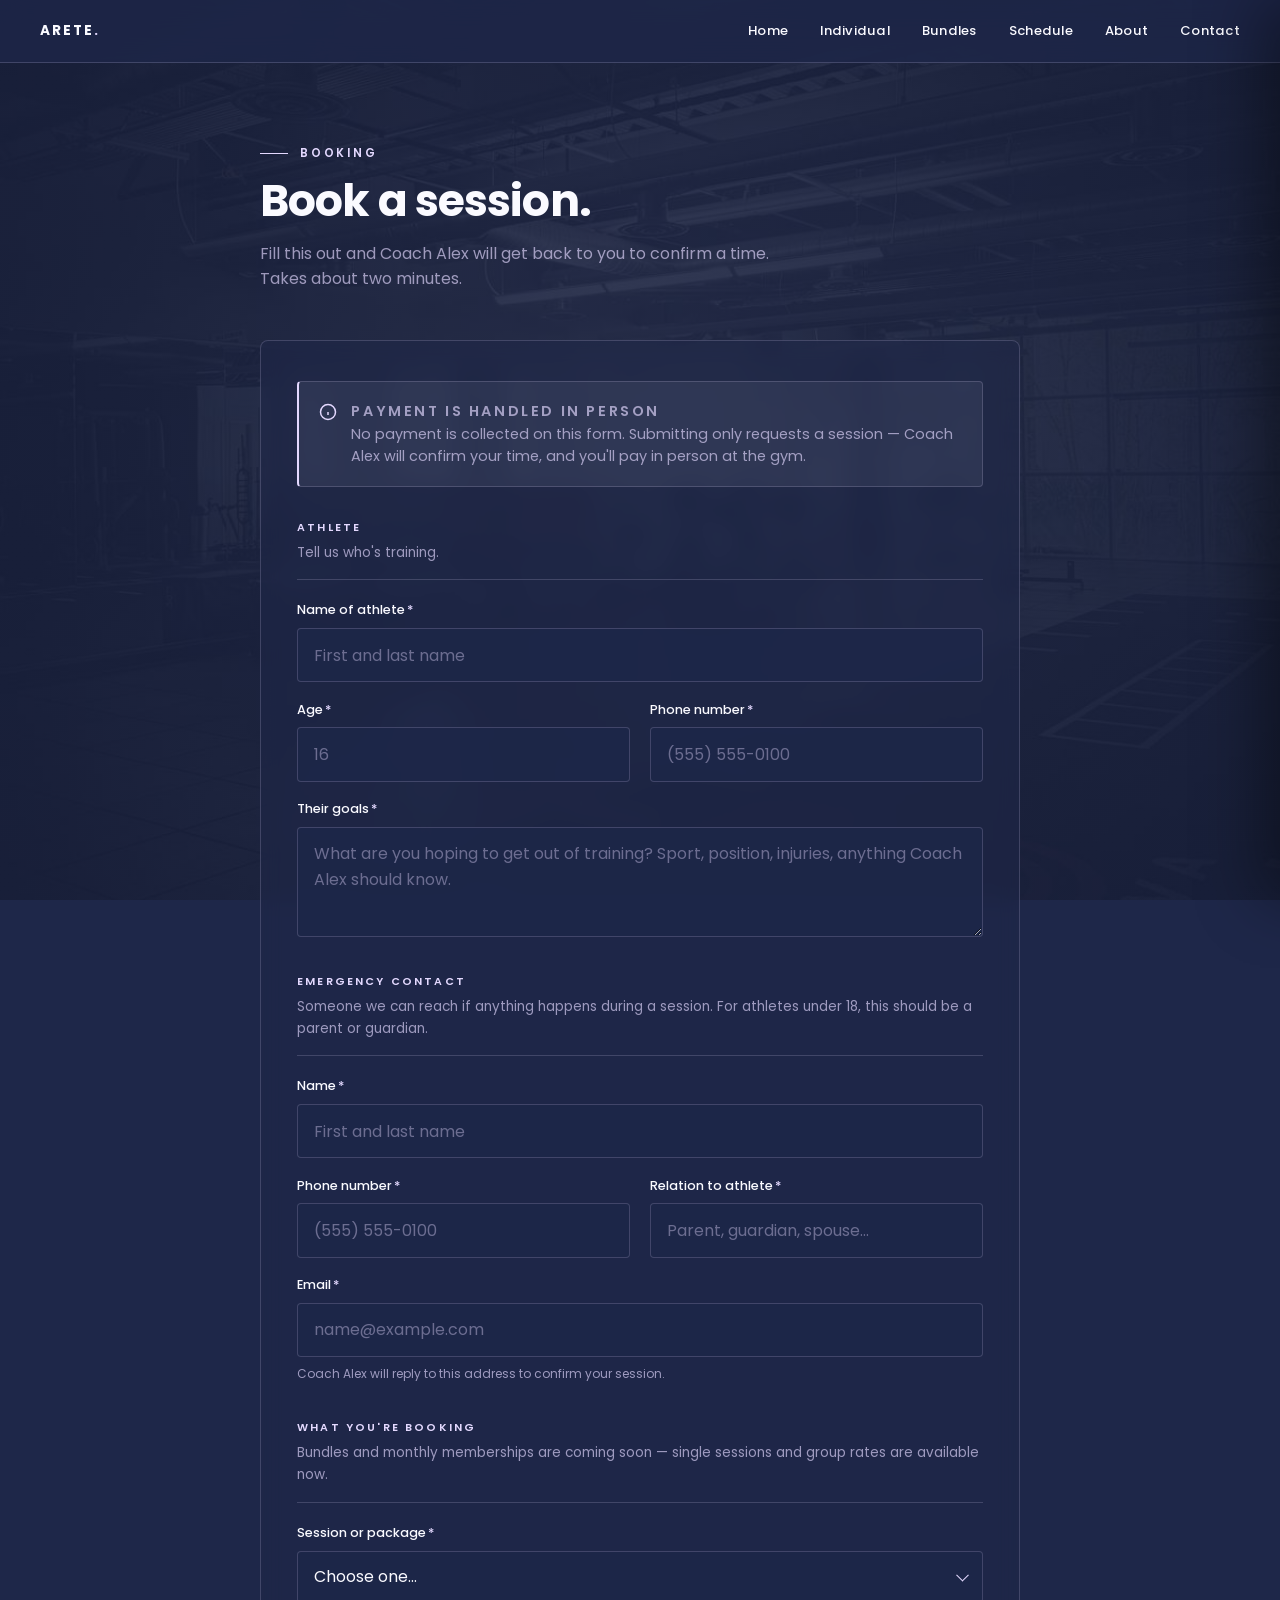
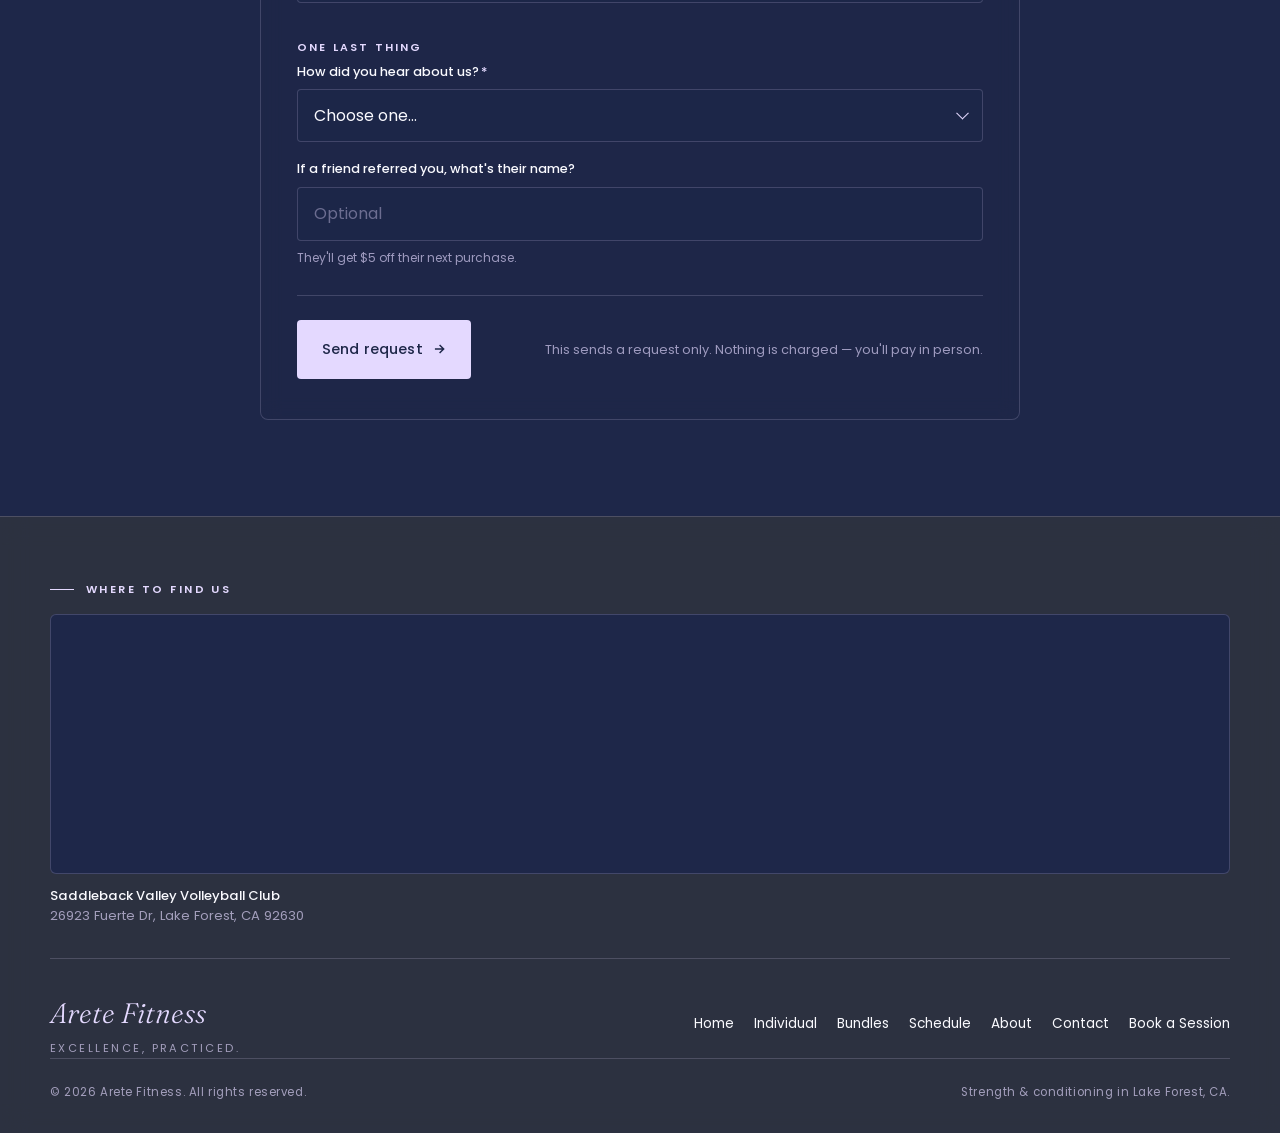
<file: book.html>
<!DOCTYPE html>
<html lang="en">
<head>
<meta charset="UTF-8">
<meta name="viewport" content="width=device-width, initial-scale=1.0">
<title>Book a Session &mdash; Arete Fitness</title>
<meta name="description" content="Request a training session with Arete Fitness.">
<meta name="robots" content="noindex, nofollow">
<meta name="googlebot" content="noindex, nofollow">
<meta property="og:type" content="website">
<meta property="og:site_name" content="Arete Fitness">
<meta property="og:title" content="Book a Session &mdash; Arete Fitness">
<meta property="og:description" content="Request a training session with Arete Fitness.">
<meta property="og:url" content="https://www.aretefitness.com/book.html">
<meta property="og:image" content="https://www.aretefitness.com/assets/hero-1.jpg">
<meta property="og:locale" content="en_US">
<meta name="twitter:card" content="summary_large_image">
<meta name="twitter:title" content="Book a Session &mdash; Arete Fitness">
<meta name="twitter:description" content="Request a training session with Arete Fitness.">
<meta name="twitter:image" content="https://www.aretefitness.com/assets/hero-1.jpg">

<link rel="preconnect" href="https://fonts.googleapis.com">
<link rel="preconnect" href="https://fonts.gstatic.com" crossorigin>
<link href="https://fonts.googleapis.com/css2?family=Poppins:wght@400;500;600;700&family=Fraunces:ital,opsz,wght@0,9..144,300..500;1,9..144,300..500&display=swap" rel="stylesheet">
<link rel="stylesheet" href="styles.css">

</head>
<body>
<nav class="nav" aria-label="Primary">
  <a class="logo" href="index.html" aria-label="Arete Fitness home">Arete<em>.</em></a>
  <div class="desktop-nav">
    <a href="index.html">Home</a>
    <a href="individual-sessions.html">Individual</a>
    <a href="bundles.html">Bundles</a>
    <a href="schedule.html">Schedule</a>
    <a href="about.html">About</a>
    <a href="contact.html">Contact</a>
  </div>
  <button class="menu-btn" onclick="openMenu()" aria-label="Open menu" aria-controls="mobileMenu">Menu</button>
</nav>

<div class="menu-overlay" id="menuOverlay" onclick="closeMenu()"></div>

<aside class="mobile-menu" id="mobileMenu" aria-label="Mobile navigation">
  <button class="close-btn" onclick="closeMenu()" aria-label="Close menu">Close</button>
  <a href="index.html">Home</a>
  <a href="individual-sessions.html">Individual Sessions</a>
  <a href="bundles.html">Bundles</a>
  <a href="schedule.html">Schedule</a>
  <a href="about.html">About</a>
  <a href="contact.html">Contact</a>
  <a href="book.html" class="active">Book a Session</a>
</aside>
<main>
<section class="page-section" aria-label="Book a session">
  <div class="form-wrap">

    <div class="page-header">
      <p class="section-eyebrow">Booking</p>
      <h1 class="section-title">Book a session.</h1>
      <p class="section-lead">Fill this out and Coach Alex will get back to you to confirm a time. Takes about two minutes.</p>
    </div>

    <div class="form-status success" id="formSuccess" role="status" aria-live="polite">
      <h2>Request received.</h2>
      <p>Thanks &mdash; Coach Alex will reach out shortly to confirm your session time. Payment is handled in person when you arrive.</p>
    </div>

    <div class="form-status error" id="formError" role="alert" aria-live="assertive">
      <h2>Something went wrong.</h2>
      <p>The form didn't send. Please try again, or reach out directly using the details on the Contact page.</p>
    </div>

    <div class="form-shell" id="formShell">

      <div class="pay-notice">
        <svg width="18" height="18" viewBox="0 0 24 24" fill="none" stroke="currentColor" stroke-width="2" aria-hidden="true"><circle cx="12" cy="12" r="10"/><line x1="12" y1="16" x2="12" y2="12"/><line x1="12" y1="8" x2="12.01" y2="8"/></svg>
        <div class="pay-notice-body">
          <p class="pay-notice-title">Payment is handled in person</p>
          <p>No payment is collected on this form. Submitting only requests a session &mdash; Coach Alex will confirm your time, and you'll pay in person at the gym.</p>
        </div>
      </div>

      <form id="bookingForm" action="https://formspree.io/f/xqergjdn" method="POST" novalidate>

        <div class="hp-field" aria-hidden="true">
          <label for="hp">Leave this field empty</label>
          <input type="text" id="hp" name="_gotcha" tabindex="-1" autocomplete="off">
        </div>

        <input type="hidden" name="_subject" value="New session request &mdash; Arete Fitness">

        <fieldset class="form-group">
          <legend>Athlete</legend>
          <p class="form-group-note">Tell us who's training.</p>

          <div class="field-row">
            <div class="field">
              <label for="athleteName">Name of athlete<span class="req">*</span></label>
              <input type="text" id="athleteName" name="Athlete Name" required autocomplete="name" placeholder="First and last name">
            </div>
          </div>

          <div class="field-row two-up">
            <div class="field">
              <label for="athleteAge">Age<span class="req">*</span></label>
              <input type="number" id="athleteAge" name="Athlete Age" required min="5" max="99" inputmode="numeric" placeholder="16">
            </div>
            <div class="field">
              <label for="athletePhone">Phone number<span class="req">*</span></label>
              <input type="tel" id="athletePhone" name="Athlete Phone" required autocomplete="tel" inputmode="tel" placeholder="(555) 555-0100">
            </div>
          </div>

          <div class="field-row">
            <div class="field">
              <label for="goals">Their goals<span class="req">*</span></label>
              <textarea id="goals" name="Goals" required placeholder="What are you hoping to get out of training? Sport, position, injuries, anything Coach Alex should know."></textarea>
            </div>
          </div>
        </fieldset>

        <fieldset class="form-group">
          <legend>Emergency contact</legend>
          <p class="form-group-note">Someone we can reach if anything happens during a session. For athletes under 18, this should be a parent or guardian.</p>

          <div class="field-row">
            <div class="field">
              <label for="ecName">Name<span class="req">*</span></label>
              <input type="text" id="ecName" name="Emergency Contact Name" required placeholder="First and last name">
            </div>
          </div>

          <div class="field-row two-up">
            <div class="field">
              <label for="ecPhone">Phone number<span class="req">*</span></label>
              <input type="tel" id="ecPhone" name="Emergency Contact Phone" required inputmode="tel" placeholder="(555) 555-0100">
            </div>
            <div class="field">
              <label for="ecRelation">Relation to athlete<span class="req">*</span></label>
              <input type="text" id="ecRelation" name="Relation to Athlete" required placeholder="Parent, guardian, spouse...">
            </div>
          </div>

          <div class="field-row">
            <div class="field">
              <label for="ecEmail">Email<span class="req">*</span></label>
              <input type="email" id="ecEmail" name="email" required autocomplete="email" placeholder="name@example.com">
              <span class="hint">Coach Alex will reply to this address to confirm your session.</span>
            </div>
          </div>
        </fieldset>

        <fieldset class="form-group">
          <legend>What you're booking</legend>
          <p class="form-group-note">Bundles and monthly memberships are coming soon &mdash; single sessions and group rates are available now.</p>

          <div class="field-row">
            <div class="field">
              <label for="sessionType">Session or package<span class="req">*</span></label>
              <div class="select-wrap">
                <select id="sessionType" name="Session Requested" required>
                  <option value="" disabled selected>Choose one...</option>
                  <option value="Single Session &mdash; $40">Single Session &mdash; $40</option>
                  <option value="Group Session, 4+ people &mdash; 10% off">Group Session, 4+ people &mdash; 10% off</option>
                  <option value="Group Session, 6+ people &mdash; 20% off">Group Session, 6+ people &mdash; 20% off</option>
                  <option value="" disabled>&mdash;&mdash;&mdash;&mdash;&mdash;&mdash;&mdash;&mdash;&mdash;&mdash;</option>
                  <option value="" disabled>Intro Session &mdash; coming soon</option>
                  <option value="" disabled>Private 1-on-1 &mdash; coming soon</option>
                  <option value="" disabled>4-Session Bundle &mdash; coming soon</option>
                  <option value="" disabled>8-Session Bundle &mdash; coming soon</option>
                  <option value="" disabled>12-Session Bundle &mdash; coming soon</option>
                  <option value="" disabled>Monthly Membership &mdash; coming soon</option>
                </select>
              </div>
            </div>
          </div>
        </fieldset>

        <fieldset class="form-group">
          <legend>One last thing</legend>

          <div class="field-row">
            <div class="field">
              <label for="heardAbout">How did you hear about us?<span class="req">*</span></label>
              <div class="select-wrap">
                <select id="heardAbout" name="How They Heard" required>
                  <option value="" disabled selected>Choose one...</option>
                  <option value="Referred by a friend">Referred by a friend</option>
                  <option value="Instagram">Instagram</option>
                  <option value="Saddleback Valley Volleyball Club">Saddleback Valley Volleyball Club</option>
                  <option value="Google / web search">Google or web search</option>
                  <option value="Word of mouth">Word of mouth</option>
                  <option value="Other">Other</option>
                </select>
              </div>
            </div>
          </div>

          <div class="field-row">
            <div class="field">
              <label for="referrerName">If a friend referred you, what's their name?</label>
              <input type="text" id="referrerName" name="Referred By" placeholder="Optional">
              <span class="hint">They'll get $5 off their next purchase.</span>
            </div>
          </div>
        </fieldset>

        <div class="form-actions">
          <button type="submit" class="btn btn-primary" id="submitBtn">Send request <svg width="14" height="14" viewBox="0 0 24 24" fill="none" stroke="currentColor" stroke-width="2.5" aria-hidden="true"><path d="M5 12h14M13 5l7 7-7 7"/></svg></button>
          <p class="form-fineprint">This sends a request only. Nothing is charged &mdash; you'll pay in person.</p>
        </div>

      </form>
    </div>
  </div>
</section>
</main>
<footer class="footer">
  <div class="content-max">
    <div class="footer-inner">

      <div class="footer-map-wrapper">
        <div class="footer-map-label">Where to find us</div>
        <div class="map-embed footer-map">
          <iframe src="https://www.google.com/maps/embed?pb=!1m18!1m12!1m3!1d15756.820839464606!2d-117.63655254147321!3d33.66061461224978!2m3!1f0!2f0!3f0!3m2!1i1024!2i768!4f13.1!3m3!1m2!1s0x80dce9d74f8bfab7%3A0x3d95651aeee42cab!2sSaddleback%20Valley%20Volleyball%20Club!5e1!3m2!1sen!2sus!4v1783017865404!5m2!1sen!2sus" loading="lazy" referrerpolicy="strict-origin-when-cross-origin" title="Arete Fitness location map" allowfullscreen></iframe>
        </div>
        <div class="footer-map-address">
          <strong>Saddleback Valley Volleyball Club</strong><br>
          26923 Fuerte Dr, Lake Forest, CA 92630
        </div>
      </div>

      <div class="footer-meta">
        <div>
          <div class="footer-lock">Arete Fitness</div>
          <div class="footer-tag">Excellence, practiced.</div>
        </div>
        <div class="footer-nav">
          <a href="index.html">Home</a>
          <a href="individual-sessions.html">Individual</a>
          <a href="bundles.html">Bundles</a>
          <a href="schedule.html">Schedule</a>
          <a href="about.html">About</a>
          <a href="contact.html">Contact</a>
          <a href="book.html">Book a Session</a>
        </div>
      </div>

    </div>
    <div class="footer-bottom">
      <span>&copy; 2026 Arete Fitness. All rights reserved.</span>
      <span>Strength &amp; conditioning in Lake Forest, CA.</span>
    </div>
  </div>
</footer>

<script>
function openMenu() {
  document.getElementById('mobileMenu').classList.add('open');
  document.getElementById('menuOverlay').classList.add('open');
  document.body.style.overflow = 'hidden';
}
function closeMenu() {
  document.getElementById('mobileMenu').classList.remove('open');
  document.getElementById('menuOverlay').classList.remove('open');
  document.body.style.overflow = '';
}
document.addEventListener('keydown', function (e) { if (e.key === 'Escape') closeMenu(); });
</script>
<script>
/* ---- Pre-select the session from the URL ----
   Links across the site arrive as:
     book.html?session=single | group4 | group6
   Anything unrecognised leaves the dropdown on "Choose one...". */
(function preselect() {
  var map = {
    'single': 'Single Session \u2014 $40',
    'group4': 'Group Session, 4+ people \u2014 10% off',
    'group6': 'Group Session, 6+ people \u2014 20% off'
  };
  var key = (new URLSearchParams(window.location.search).get('session') || '').toLowerCase();
  if (!map[key]) return;
  var sel = document.getElementById('sessionType');
  for (var i = 0; i < sel.options.length; i++) {
    if (sel.options[i].value === map[key]) { sel.selectedIndex = i; break; }
  }
})();

/* ---- Submit via fetch, with the native POST as a fallback ----
   The form has a real action/method, so if JavaScript fails the
   browser still submits normally. This only adds an inline
   success message when JS is available. */
(function ajax() {
  var form = document.getElementById('bookingForm');
  var shell = document.getElementById('formShell');
  var ok = document.getElementById('formSuccess');
  var err = document.getElementById('formError');
  var btn = document.getElementById('submitBtn');
  if (!window.fetch || !form) return;

  form.addEventListener('submit', function (e) {
    if (!form.checkValidity()) { form.reportValidity(); e.preventDefault(); return; }
    e.preventDefault();
    ok.classList.remove('show');
    err.classList.remove('show');
    shell.classList.add('is-submitting');
    btn.textContent = 'Sending...';

    fetch(form.action, {
      method: 'POST',
      body: new FormData(form),
      headers: { 'Accept': 'application/json' }
    })
    .then(function (res) {
      if (!res.ok) throw new Error('bad response');
      form.reset();
      shell.style.display = 'none';
      ok.classList.add('show');
      ok.scrollIntoView({ behavior: 'smooth', block: 'center' });
    })
    .catch(function () {
      shell.classList.remove('is-submitting');
      btn.textContent = 'Send request';
      err.classList.add('show');
      err.scrollIntoView({ behavior: 'smooth', block: 'center' });
    });
  });
})();
</script>
</body>
</html>
</file>
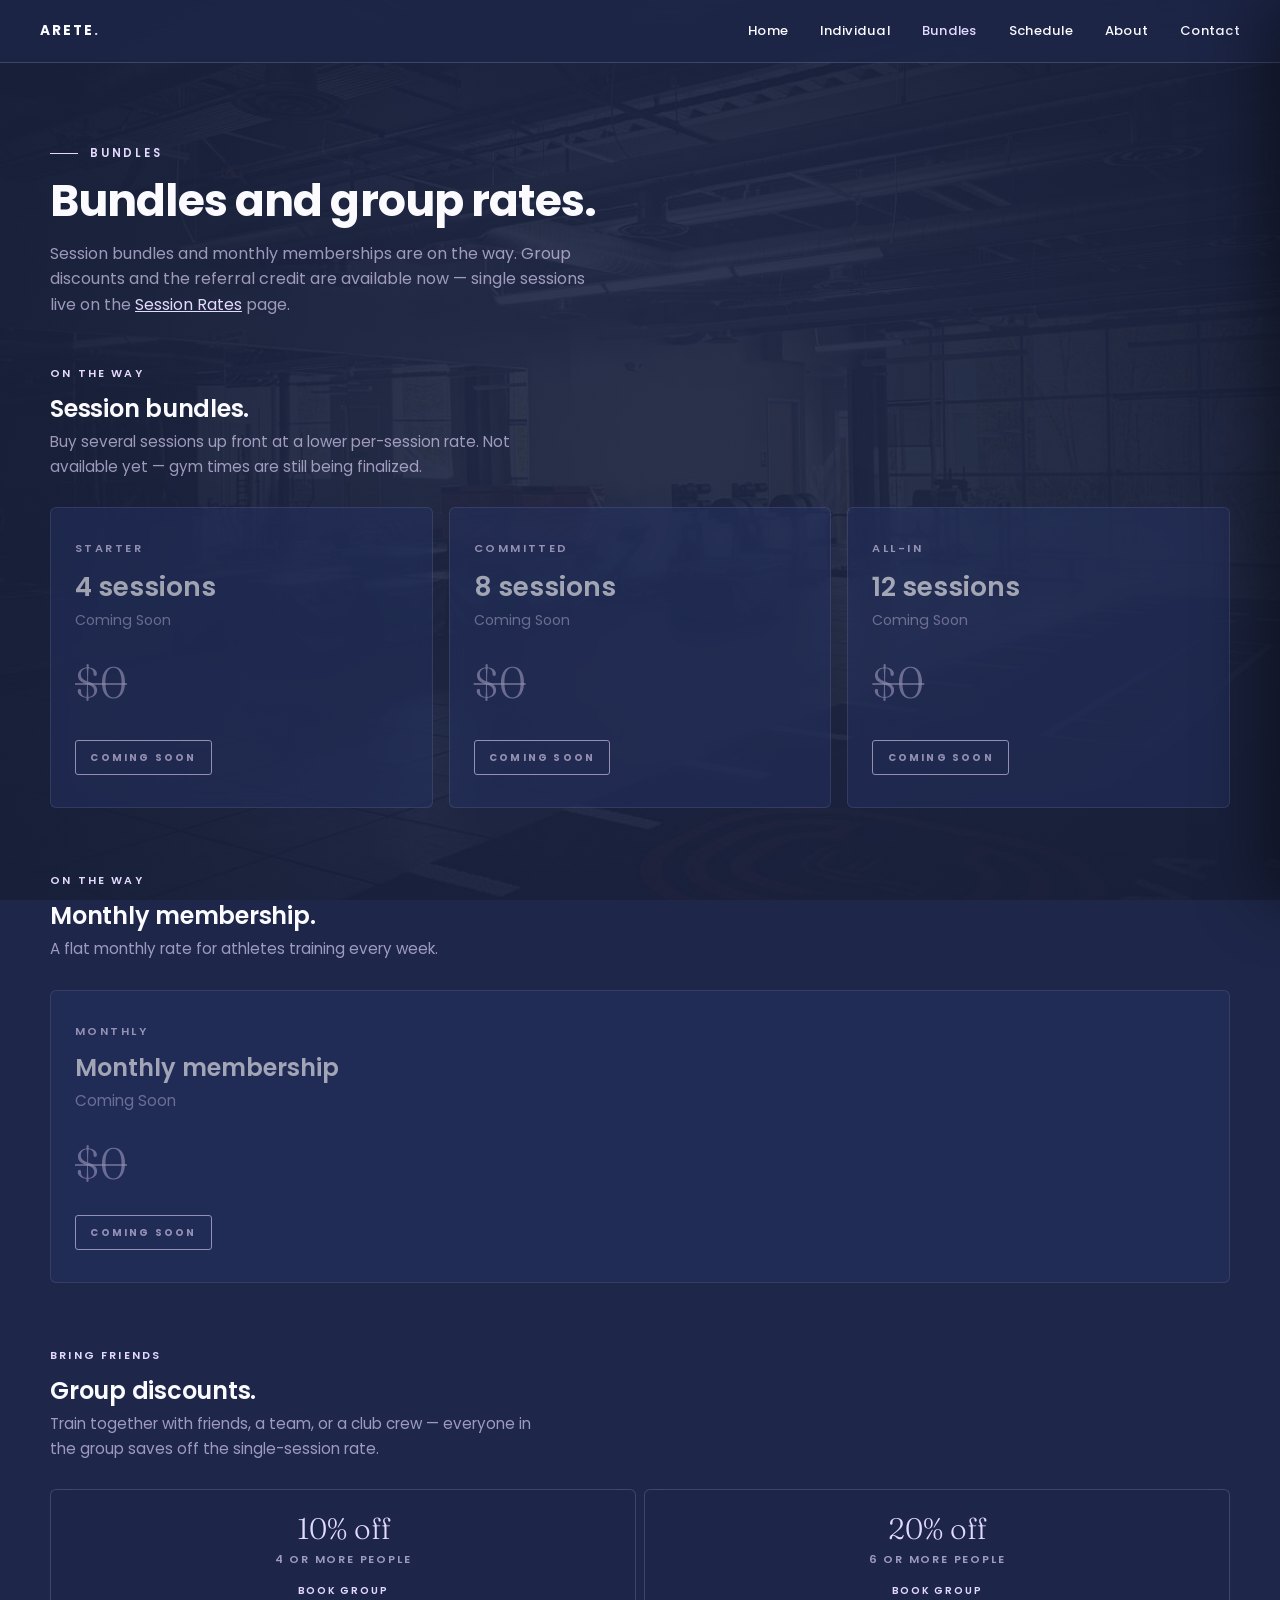
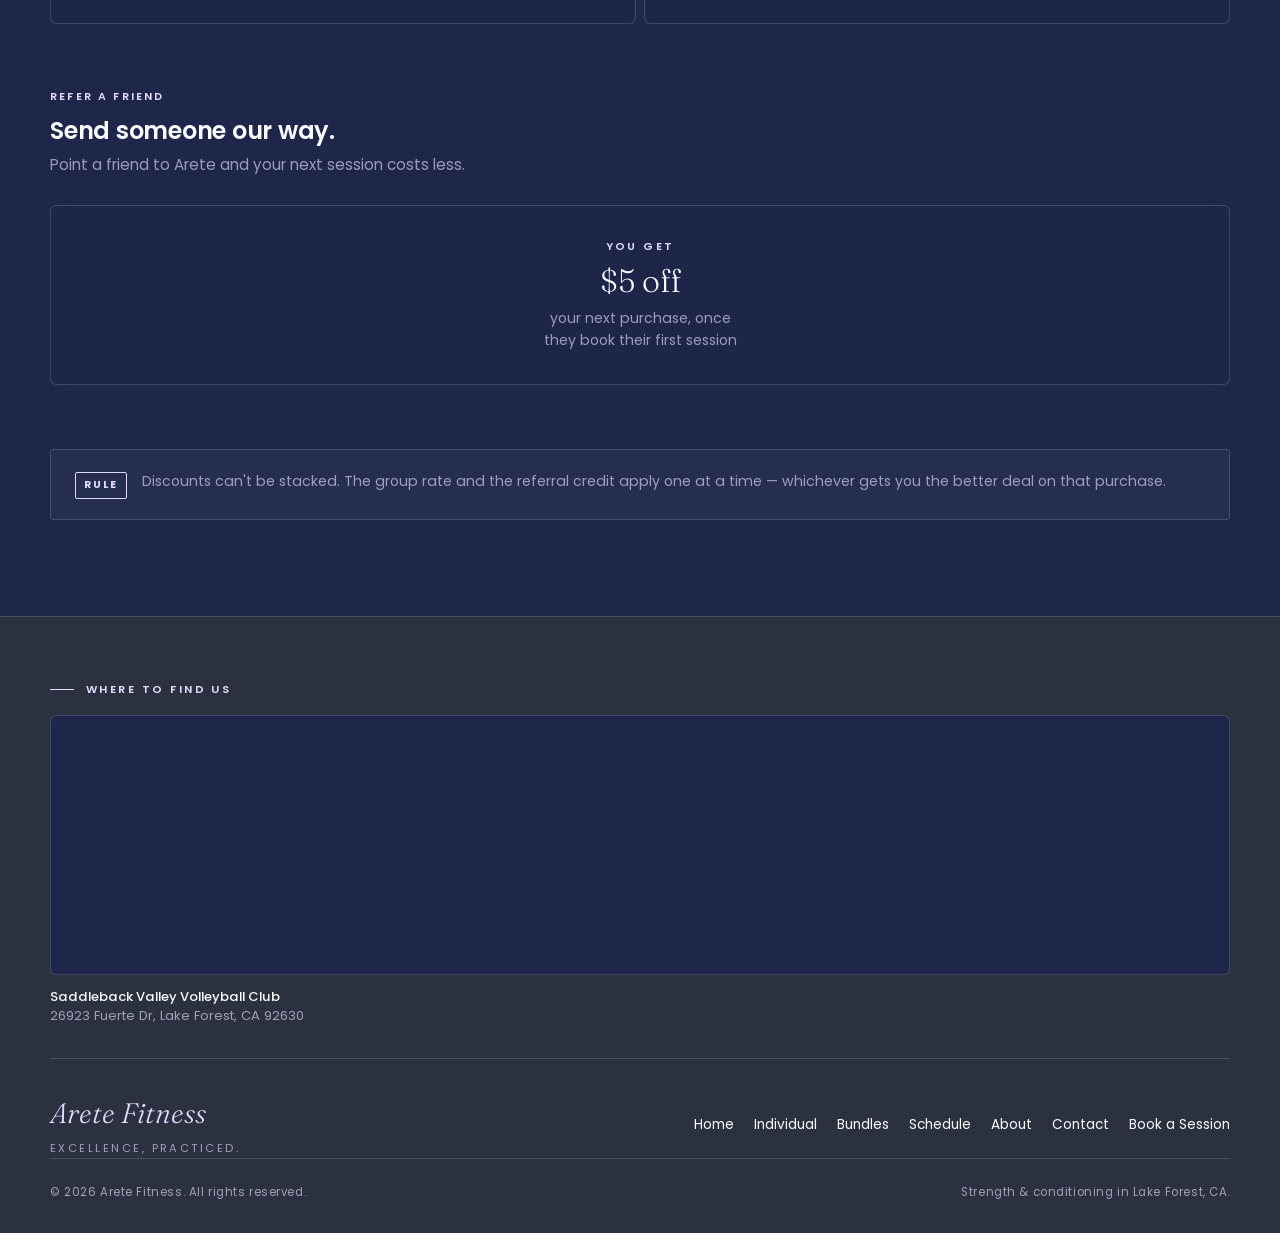
<file: bundles.html>
<!DOCTYPE html>
<html lang="en">
<head>
<meta charset="UTF-8">
<meta name="viewport" content="width=device-width, initial-scale=1.0">
<title>Group Rates &amp; Referrals &mdash; Arete Fitness</title>
<meta name="description" content="Group discounts of 10% for 4+ and 20% for 6+ on strength and conditioning in Lake Forest, CA. Refer a friend for $5 off. Bundles coming soon.">
<link rel="canonical" href="https://www.aretefitness.com/bundles.html">
<meta name="robots" content="index, follow">

<meta property="og:type" content="website">
<meta property="og:site_name" content="Arete Fitness">
<meta property="og:title" content="Group Rates &amp; Referrals &mdash; Arete Fitness">
<meta property="og:description" content="Group discounts of 10% for 4+ and 20% for 6+ on strength and conditioning in Lake Forest, CA. Refer a friend for $5 off. Bundles coming soon.">
<meta property="og:url" content="https://www.aretefitness.com/bundles.html">
<meta property="og:image" content="https://www.aretefitness.com/assets/hero-1.jpg">
<meta property="og:locale" content="en_US">
<meta name="twitter:card" content="summary_large_image">
<meta name="twitter:title" content="Group Rates &amp; Referrals &mdash; Arete Fitness">
<meta name="twitter:description" content="Group discounts of 10% for 4+ and 20% for 6+ on strength and conditioning in Lake Forest, CA. Refer a friend for $5 off. Bundles coming soon.">
<meta name="twitter:image" content="https://www.aretefitness.com/assets/hero-1.jpg">

<link rel="preconnect" href="https://fonts.googleapis.com">
<link rel="preconnect" href="https://fonts.gstatic.com" crossorigin>
<link href="https://fonts.googleapis.com/css2?family=Poppins:wght@400;500;600;700&family=Fraunces:ital,opsz,wght@0,9..144,300..500;1,9..144,300..500&display=swap" rel="stylesheet">
<link rel="stylesheet" href="styles.css">
<script type="application/ld+json">
{
  "@context": "https://schema.org",
  "@type": "ExerciseGym",
  "name": "Arete Fitness",
  "description": "Small-group and 1-on-1 strength and conditioning coaching in Lake Forest, CA. Coached by Alex.",
  "url": "https://www.aretefitness.com/",
  "telephone": "+1-510-586-8332",
  "email": "aretefitness26@gmail.com",
  "image": "https://www.aretefitness.com/assets/hero-1.jpg",
  "priceRange": "$40",
  "address": {
    "@type": "PostalAddress",
    "streetAddress": "26923 Fuerte Dr",
    "addressLocality": "Lake Forest",
    "addressRegion": "CA",
    "postalCode": "92630",
    "addressCountry": "US"
  },
  "geo": { "@type": "GeoCoordinates", "latitude": 33.66061, "longitude": -117.63655 },
  "areaServed": "Lake Forest, CA",
  "sport": "Strength and Conditioning"
}
</script>
</head>
<body>
<nav class="nav" aria-label="Primary">
  <a class="logo" href="index.html" aria-label="Arete Fitness home">Arete<em>.</em></a>
  <div class="desktop-nav">
    <a href="index.html">Home</a>
    <a href="individual-sessions.html">Individual</a>
    <a href="bundles.html" class="active">Bundles</a>
    <a href="schedule.html">Schedule</a>
    <a href="about.html">About</a>
    <a href="contact.html">Contact</a>
  </div>
  <button class="menu-btn" onclick="openMenu()" aria-label="Open menu" aria-controls="mobileMenu">Menu</button>
</nav>

<div class="menu-overlay" id="menuOverlay" onclick="closeMenu()"></div>

<aside class="mobile-menu" id="mobileMenu" aria-label="Mobile navigation">
  <button class="close-btn" onclick="closeMenu()" aria-label="Close menu">Close</button>
  <a href="index.html">Home</a>
  <a href="individual-sessions.html">Individual Sessions</a>
  <a href="bundles.html" class="active">Bundles</a>
  <a href="schedule.html">Schedule</a>
  <a href="about.html">About</a>
  <a href="contact.html">Contact</a>
  <a href="book.html">Book a Session</a>
</aside>
<main>
<section class="page-section" aria-label="Bundles, group rates and referrals">
  <div class="content-max">
    <div class="page-header">
      <p class="section-eyebrow">Bundles</p>
      <h1 class="section-title">Bundles and group rates.</h1>
      <p class="section-lead">Session bundles and monthly memberships are on the way. Group discounts and the referral credit are available now &mdash; single sessions live on the <a href="individual-sessions.html" style="color:var(--periwinkle);">Session Rates</a> page.</p>
    </div>

    <div class="subsection">
      <div class="subsection-header">
        <p class="subsection-eyebrow">On the way</p>
        <h2 class="subsection-title">Session bundles.</h2>
        <p class="subsection-lead">Buy several sessions up front at a lower per-session rate. Not available yet &mdash; gym times are still being finalized.</p>
      </div>

      <div class="bundles-grid">
        <article class="bundle-card is-coming-soon">
          <p class="program-label">Starter</p>
          <h3 class="bundle-tier-name">4 sessions</h3>
          <p class="bundle-tier-desc">Coming Soon</p>
          <div class="bundle-amount-row"><span class="bundle-amount">$0</span></div>
          <span class="coming-soon-badge">Coming Soon</span>
        </article>

        <article class="bundle-card is-coming-soon">
          <p class="program-label">Committed</p>
          <h3 class="bundle-tier-name">8 sessions</h3>
          <p class="bundle-tier-desc">Coming Soon</p>
          <div class="bundle-amount-row"><span class="bundle-amount">$0</span></div>
          <span class="coming-soon-badge">Coming Soon</span>
        </article>

        <article class="bundle-card is-coming-soon">
          <p class="program-label">All-in</p>
          <h3 class="bundle-tier-name">12 sessions</h3>
          <p class="bundle-tier-desc">Coming Soon</p>
          <div class="bundle-amount-row"><span class="bundle-amount">$0</span></div>
          <span class="coming-soon-badge">Coming Soon</span>
        </article>
      </div>
    </div>

    <div class="subsection">
      <div class="subsection-header">
        <p class="subsection-eyebrow">On the way</p>
        <h2 class="subsection-title">Monthly membership.</h2>
        <p class="subsection-lead">A flat monthly rate for athletes training every week.</p>
      </div>

      <article class="membership-card is-coming-soon">
        <p class="program-label">Monthly</p>
        <h3 class="membership-title">Monthly membership</h3>
        <p class="membership-desc">Coming Soon</p>
        <div class="membership-amount-row">
          <span class="membership-amount">$0</span>
        </div>
        <span class="coming-soon-badge">Coming Soon</span>
      </article>
    </div>

    <div class="subsection">
      <div class="subsection-header">
        <p class="subsection-eyebrow">Bring friends</p>
        <h2 class="subsection-title">Group discounts.</h2>
        <p class="subsection-lead">Train together with friends, a team, or a club crew &mdash; everyone in the group saves off the single-session rate.</p>
      </div>

      <div class="discount-grid" style="grid-template-columns:repeat(2,1fr);">
        <a class="discount-tile" href="book.html?session=group4">
          <span class="discount-amount">10% off</span>
          <span class="discount-condition">4 or more people</span>
          <span class="discount-cta">Book group</span>
        </a>
        <a class="discount-tile" href="book.html?session=group6">
          <span class="discount-amount">20% off</span>
          <span class="discount-condition">6 or more people</span>
          <span class="discount-cta">Book group</span>
        </a>
      </div>
    </div>

    <div class="subsection">
      <div class="subsection-header">
        <p class="subsection-eyebrow">Refer a friend</p>
        <h2 class="subsection-title">Send someone our way.</h2>
        <p class="subsection-lead">Point a friend to Arete and your next session costs less.</p>
      </div>

      <div class="referral-card single">
        <div class="referral-side">
          <p class="referral-label">You get</p>
          <p class="referral-perk">$5 off</p>
          <p class="referral-desc">your next purchase, once they book their first session</p>
        </div>
      </div>
    </div>

    <div class="rules-note">
      <span class="rules-note-mark">Rule</span>
      <div>Discounts can't be stacked. The group rate and the referral credit apply one at a time &mdash; whichever gets you the better deal on that purchase.</div>
    </div>
  </div>
</section>
</main>
<footer class="footer">
  <div class="content-max">
    <div class="footer-inner">

      <div class="footer-map-wrapper">
        <div class="footer-map-label">Where to find us</div>
        <div class="map-embed footer-map">
          <iframe src="https://www.google.com/maps/embed?pb=!1m18!1m12!1m3!1d15756.820839464606!2d-117.63655254147321!3d33.66061461224978!2m3!1f0!2f0!3f0!3m2!1i1024!2i768!4f13.1!3m3!1m2!1s0x80dce9d74f8bfab7%3A0x3d95651aeee42cab!2sSaddleback%20Valley%20Volleyball%20Club!5e1!3m2!1sen!2sus!4v1783017865404!5m2!1sen!2sus" loading="lazy" referrerpolicy="strict-origin-when-cross-origin" title="Arete Fitness location map" allowfullscreen></iframe>
        </div>
        <div class="footer-map-address">
          <strong>Saddleback Valley Volleyball Club</strong><br>
          26923 Fuerte Dr, Lake Forest, CA 92630
        </div>
      </div>

      <div class="footer-meta">
        <div>
          <div class="footer-lock">Arete Fitness</div>
          <div class="footer-tag">Excellence, practiced.</div>
        </div>
        <div class="footer-nav">
          <a href="index.html">Home</a>
          <a href="individual-sessions.html">Individual</a>
          <a href="bundles.html">Bundles</a>
          <a href="schedule.html">Schedule</a>
          <a href="about.html">About</a>
          <a href="contact.html">Contact</a>
          <a href="book.html">Book a Session</a>
        </div>
      </div>

    </div>
    <div class="footer-bottom">
      <span>&copy; 2026 Arete Fitness. All rights reserved.</span>
      <span>Strength &amp; conditioning in Lake Forest, CA.</span>
    </div>
  </div>
</footer>

<script>
function openMenu() {
  document.getElementById('mobileMenu').classList.add('open');
  document.getElementById('menuOverlay').classList.add('open');
  document.body.style.overflow = 'hidden';
}
function closeMenu() {
  document.getElementById('mobileMenu').classList.remove('open');
  document.getElementById('menuOverlay').classList.remove('open');
  document.body.style.overflow = '';
}
document.addEventListener('keydown', function (e) { if (e.key === 'Escape') closeMenu(); });
</script>

</body>
</html>
</file>
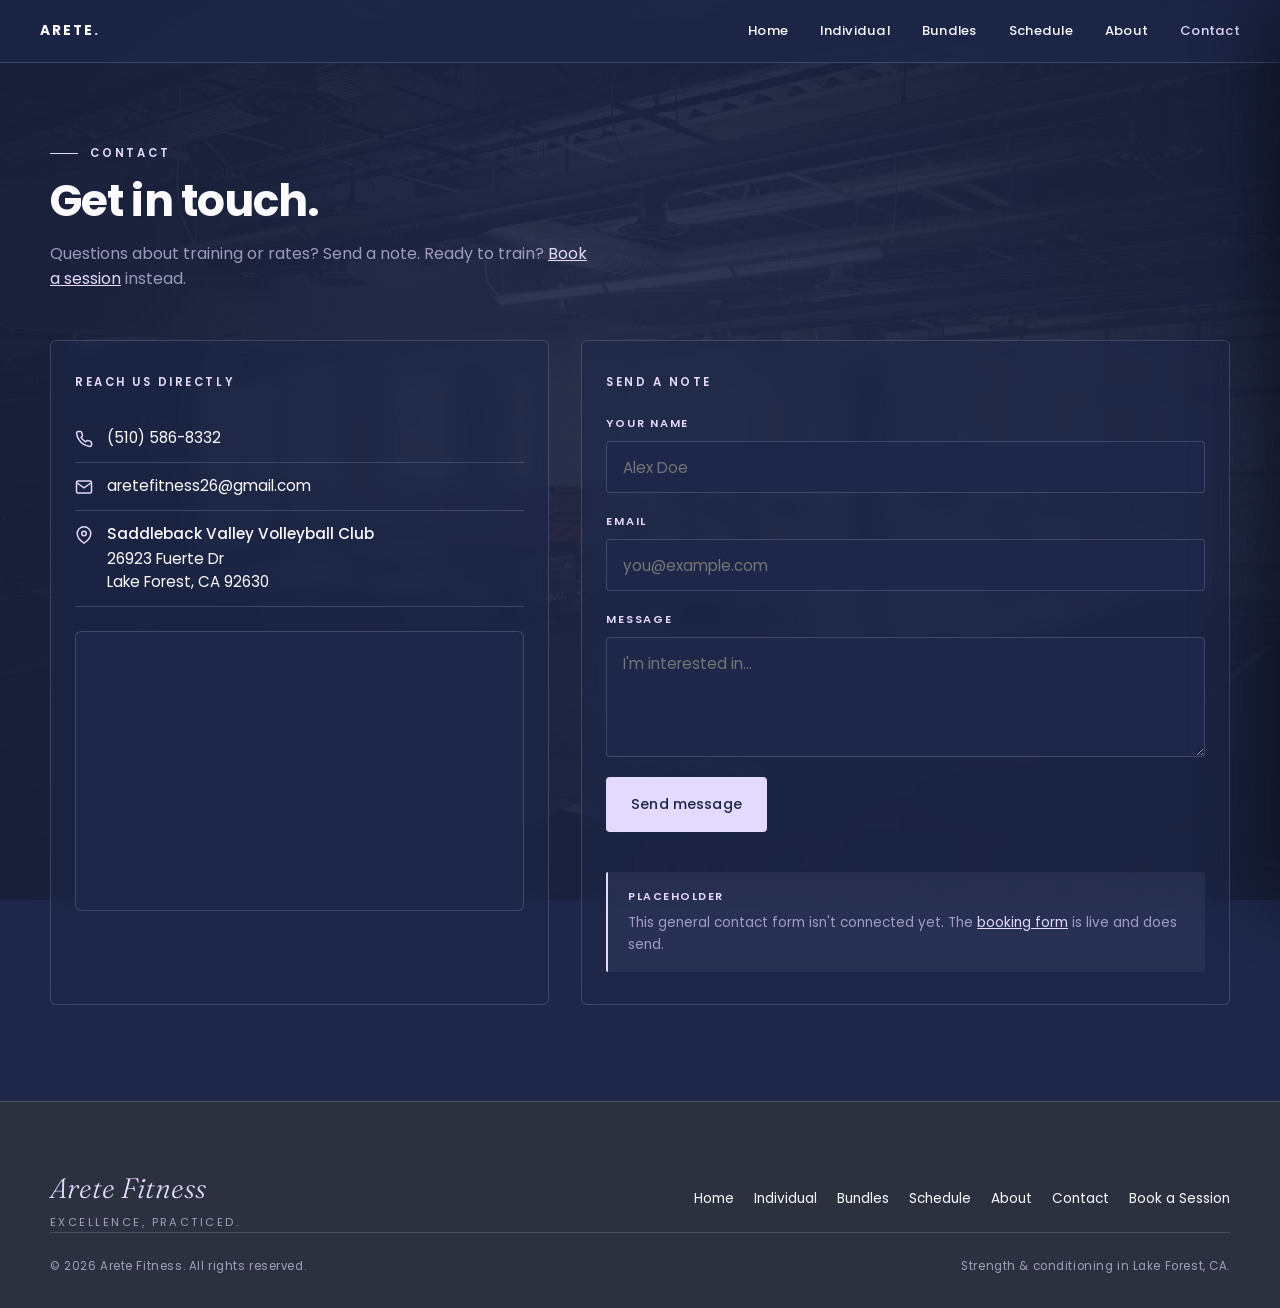
<file: contact.html>
<!DOCTYPE html>
<html lang="en">
<head>
<meta charset="UTF-8">
<meta name="viewport" content="width=device-width, initial-scale=1.0">
<title>Contact &amp; Location &mdash; Arete Fitness</title>
<meta name="description" content="Get in touch with Arete Fitness. Located at 26923 Fuerte Dr, Lake Forest, CA 92630.">
<link rel="canonical" href="https://www.aretefitness.com/contact.html">
<meta name="robots" content="index, follow">

<meta property="og:type" content="website">
<meta property="og:site_name" content="Arete Fitness">
<meta property="og:title" content="Contact &amp; Location &mdash; Arete Fitness">
<meta property="og:description" content="Get in touch with Arete Fitness. Located at 26923 Fuerte Dr, Lake Forest, CA 92630.">
<meta property="og:url" content="https://www.aretefitness.com/contact.html">
<meta property="og:image" content="https://www.aretefitness.com/assets/hero-1.jpg">
<meta property="og:locale" content="en_US">
<meta name="twitter:card" content="summary_large_image">
<meta name="twitter:title" content="Contact &amp; Location &mdash; Arete Fitness">
<meta name="twitter:description" content="Get in touch with Arete Fitness. Located at 26923 Fuerte Dr, Lake Forest, CA 92630.">
<meta name="twitter:image" content="https://www.aretefitness.com/assets/hero-1.jpg">

<link rel="preconnect" href="https://fonts.googleapis.com">
<link rel="preconnect" href="https://fonts.gstatic.com" crossorigin>
<link href="https://fonts.googleapis.com/css2?family=Poppins:wght@400;500;600;700&family=Fraunces:ital,opsz,wght@0,9..144,300..500;1,9..144,300..500&display=swap" rel="stylesheet">
<link rel="stylesheet" href="styles.css">
<script type="application/ld+json">
{
  "@context": "https://schema.org",
  "@type": "ExerciseGym",
  "name": "Arete Fitness",
  "description": "Small-group and 1-on-1 strength and conditioning coaching in Lake Forest, CA. Coached by Alex.",
  "url": "https://www.aretefitness.com/",
  "telephone": "+1-510-586-8332",
  "email": "aretefitness26@gmail.com",
  "image": "https://www.aretefitness.com/assets/hero-1.jpg",
  "priceRange": "$40",
  "address": {
    "@type": "PostalAddress",
    "streetAddress": "26923 Fuerte Dr",
    "addressLocality": "Lake Forest",
    "addressRegion": "CA",
    "postalCode": "92630",
    "addressCountry": "US"
  },
  "geo": { "@type": "GeoCoordinates", "latitude": 33.66061, "longitude": -117.63655 },
  "areaServed": "Lake Forest, CA",
  "sport": "Strength and Conditioning"
}
</script>
</head>
<body>
<nav class="nav" aria-label="Primary">
  <a class="logo" href="index.html" aria-label="Arete Fitness home">Arete<em>.</em></a>
  <div class="desktop-nav">
    <a href="index.html">Home</a>
    <a href="individual-sessions.html">Individual</a>
    <a href="bundles.html">Bundles</a>
    <a href="schedule.html">Schedule</a>
    <a href="about.html">About</a>
    <a href="contact.html" class="active">Contact</a>
  </div>
  <button class="menu-btn" onclick="openMenu()" aria-label="Open menu" aria-controls="mobileMenu">Menu</button>
</nav>

<div class="menu-overlay" id="menuOverlay" onclick="closeMenu()"></div>

<aside class="mobile-menu" id="mobileMenu" aria-label="Mobile navigation">
  <button class="close-btn" onclick="closeMenu()" aria-label="Close menu">Close</button>
  <a href="index.html">Home</a>
  <a href="individual-sessions.html">Individual Sessions</a>
  <a href="bundles.html">Bundles</a>
  <a href="schedule.html">Schedule</a>
  <a href="about.html">About</a>
  <a href="contact.html" class="active">Contact</a>
  <a href="book.html">Book a Session</a>
</aside>
<main>
<section class="page-section" aria-label="Contact Arete Fitness">
  <div class="content-max">
    <div class="page-header">
      <p class="section-eyebrow">Contact</p>
      <h1 class="section-title">Get in touch.</h1>
      <p class="section-lead">Questions about training or rates? Send a note. Ready to train? <a href="book.html?session=single" style="color:var(--periwinkle);">Book a session</a> instead.</p>
    </div>

    <div class="contact-grid">
      <div class="contact-block">
        <p class="contact-block-title">Reach us directly</p>
        <div class="contact-item">
          <svg width="18" height="18" viewBox="0 0 24 24" fill="none" stroke="currentColor" stroke-width="2" aria-hidden="true"><path d="M22 16.92v3a2 2 0 0 1-2.18 2 19.79 19.79 0 0 1-8.63-3.07 19.5 19.5 0 0 1-6-6 19.79 19.79 0 0 1-3.07-8.67A2 2 0 0 1 4.11 2h3a2 2 0 0 1 2 1.72 12.84 12.84 0 0 0 .7 2.81 2 2 0 0 1-.45 2.11L8.09 9.91a16 16 0 0 0 6 6l1.27-1.27a2 2 0 0 1 2.11-.45 12.84 12.84 0 0 0 2.81.7A2 2 0 0 1 22 16.92z"/></svg>
          <a href="tel:+15105868332">(510) 586-8332</a>
        </div>
        <div class="contact-item">
          <svg width="18" height="18" viewBox="0 0 24 24" fill="none" stroke="currentColor" stroke-width="2" aria-hidden="true"><path d="M4 4h16c1.1 0 2 .9 2 2v12c0 1.1-.9 2-2 2H4c-1.1 0-2-.9-2-2V6c0-1.1.9-2 2-2z"/><polyline points="22,6 12,13 2,6"/></svg>
          <a href="mailto:aretefitness26@gmail.com">aretefitness26@gmail.com</a>
        </div>
        <div class="contact-item">
          <svg width="18" height="18" viewBox="0 0 24 24" fill="none" stroke="currentColor" stroke-width="2" aria-hidden="true"><path d="M21 10c0 7-9 13-9 13s-9-6-9-13a9 9 0 0 1 18 0z"/><circle cx="12" cy="10" r="3"/></svg>
          <span>
            <span class="venue-name">Saddleback Valley Volleyball Club</span>
            26923 Fuerte Dr<br>
            Lake Forest, CA 92630
          </span>
        </div>

        <div class="contact-map-block">
          <div class="map-embed">
            <iframe src="https://www.google.com/maps/embed?pb=!1m18!1m12!1m3!1d15756.820839464606!2d-117.63655254147321!3d33.66061461224978!2m3!1f0!2f0!3f0!3m2!1i1024!2i768!4f13.1!3m3!1m2!1s0x80dce9d74f8bfab7%3A0x3d95651aeee42cab!2sSaddleback%20Valley%20Volleyball%20Club!5e1!3m2!1sen!2sus!4v1783017865404!5m2!1sen!2sus" loading="lazy" referrerpolicy="strict-origin-when-cross-origin" title="Arete Fitness location map" allowfullscreen></iframe>
          </div>
        </div>
      </div>

      <div class="contact-block">
        <p class="contact-block-title">Send a note</p>
        <div class="contact-form-row">
          <label for="c-name">Your name</label>
          <input id="c-name" type="text" placeholder="Alex Doe">
        </div>
        <div class="contact-form-row">
          <label for="c-email">Email</label>
          <input id="c-email" type="email" placeholder="you@example.com">
        </div>
        <div class="contact-form-row">
          <label for="c-msg">Message</label>
          <textarea id="c-msg" placeholder="I'm interested in..."></textarea>
        </div>
        <button class="btn btn-primary" type="button" onclick="alert('This contact form is a placeholder. To book a session, use the Book a Session page.')">Send message</button>

        <div class="placeholder-note">
          <strong>Placeholder</strong>
          This general contact form isn't connected yet. The <a href="book.html?session=single" style="color:var(--periwinkle);">booking form</a> is live and does send.
        </div>
      </div>
    </div>
  </div>
</section>
</main>
<footer class="footer">
  <div class="content-max">
    <div class="footer-inner">

      <div class="footer-meta">
        <div>
          <div class="footer-lock">Arete Fitness</div>
          <div class="footer-tag">Excellence, practiced.</div>
        </div>
        <div class="footer-nav">
          <a href="index.html">Home</a>
          <a href="individual-sessions.html">Individual</a>
          <a href="bundles.html">Bundles</a>
          <a href="schedule.html">Schedule</a>
          <a href="about.html">About</a>
          <a href="contact.html">Contact</a>
          <a href="book.html">Book a Session</a>
        </div>
      </div>

    </div>
    <div class="footer-bottom">
      <span>&copy; 2026 Arete Fitness. All rights reserved.</span>
      <span>Strength &amp; conditioning in Lake Forest, CA.</span>
    </div>
  </div>
</footer>

<script>
function openMenu() {
  document.getElementById('mobileMenu').classList.add('open');
  document.getElementById('menuOverlay').classList.add('open');
  document.body.style.overflow = 'hidden';
}
function closeMenu() {
  document.getElementById('mobileMenu').classList.remove('open');
  document.getElementById('menuOverlay').classList.remove('open');
  document.body.style.overflow = '';
}
document.addEventListener('keydown', function (e) { if (e.key === 'Escape') closeMenu(); });
</script>

</body>
</html>
</file>
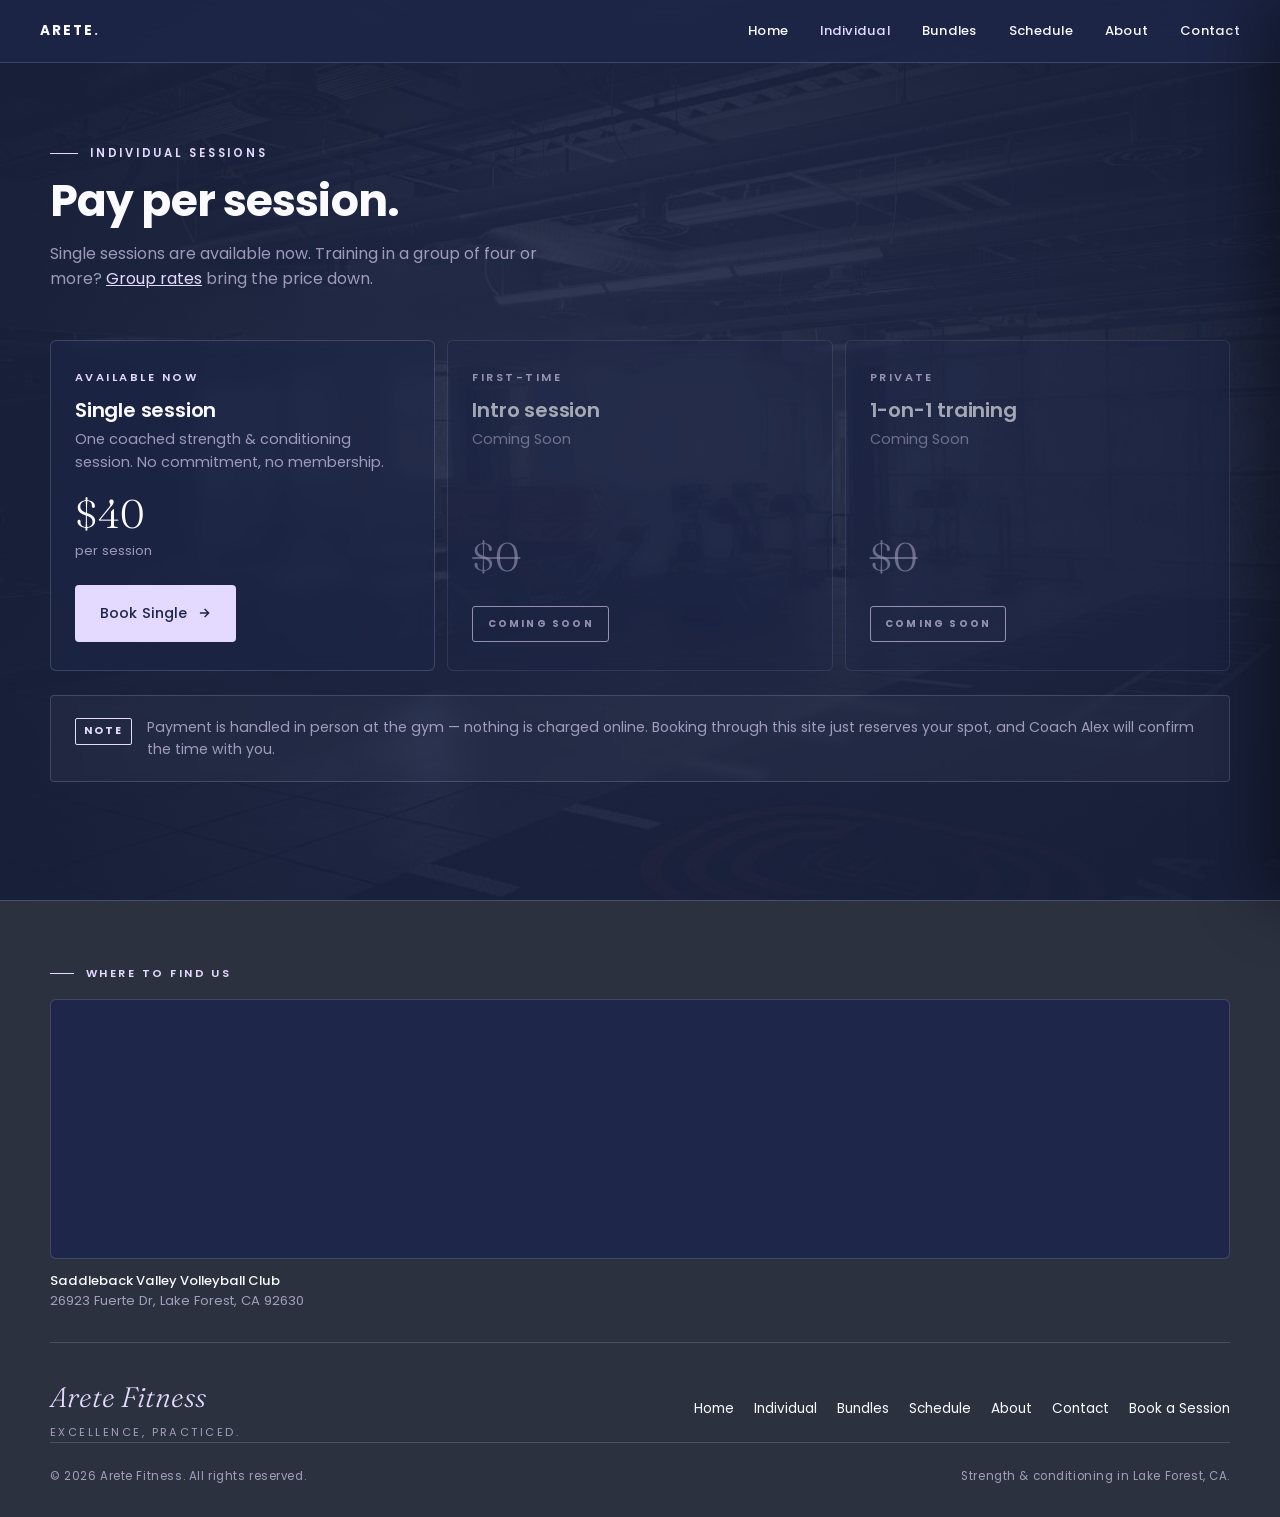
<file: individual-sessions.html>
<!DOCTYPE html>
<html lang="en">
<head>
<meta charset="UTF-8">
<meta name="viewport" content="width=device-width, initial-scale=1.0">
<title>Session Rates &mdash; Arete Fitness</title>
<meta name="description" content="Single strength and conditioning sessions in Lake Forest, CA for $40. Group rates available. Bundles and memberships coming soon.">
<link rel="canonical" href="https://www.aretefitness.com/individual-sessions.html">
<meta name="robots" content="index, follow">

<meta property="og:type" content="website">
<meta property="og:site_name" content="Arete Fitness">
<meta property="og:title" content="Session Rates &mdash; Arete Fitness">
<meta property="og:description" content="Single strength and conditioning sessions in Lake Forest, CA for $40. Group rates available. Bundles and memberships coming soon.">
<meta property="og:url" content="https://www.aretefitness.com/individual-sessions.html">
<meta property="og:image" content="https://www.aretefitness.com/assets/hero-1.jpg">
<meta property="og:locale" content="en_US">
<meta name="twitter:card" content="summary_large_image">
<meta name="twitter:title" content="Session Rates &mdash; Arete Fitness">
<meta name="twitter:description" content="Single strength and conditioning sessions in Lake Forest, CA for $40. Group rates available. Bundles and memberships coming soon.">
<meta name="twitter:image" content="https://www.aretefitness.com/assets/hero-1.jpg">

<link rel="preconnect" href="https://fonts.googleapis.com">
<link rel="preconnect" href="https://fonts.gstatic.com" crossorigin>
<link href="https://fonts.googleapis.com/css2?family=Poppins:wght@400;500;600;700&family=Fraunces:ital,opsz,wght@0,9..144,300..500;1,9..144,300..500&display=swap" rel="stylesheet">
<link rel="stylesheet" href="styles.css">
<script type="application/ld+json">
{
  "@context": "https://schema.org",
  "@type": "ExerciseGym",
  "name": "Arete Fitness",
  "description": "Small-group and 1-on-1 strength and conditioning coaching in Lake Forest, CA. Coached by Alex.",
  "url": "https://www.aretefitness.com/",
  "telephone": "+1-510-586-8332",
  "email": "aretefitness26@gmail.com",
  "image": "https://www.aretefitness.com/assets/hero-1.jpg",
  "priceRange": "$40",
  "address": {
    "@type": "PostalAddress",
    "streetAddress": "26923 Fuerte Dr",
    "addressLocality": "Lake Forest",
    "addressRegion": "CA",
    "postalCode": "92630",
    "addressCountry": "US"
  },
  "geo": { "@type": "GeoCoordinates", "latitude": 33.66061, "longitude": -117.63655 },
  "areaServed": "Lake Forest, CA",
  "sport": "Strength and Conditioning"
}
</script>
<script type="application/ld+json">
{
  "@context": "https://schema.org",
  "@type": "Service",
  "serviceType": "Strength and conditioning session",
  "provider": { "@type": "ExerciseGym", "name": "Arete Fitness" },
  "areaServed": "Lake Forest, CA",
  "offers": {
    "@type": "Offer",
    "name": "Single Session",
    "price": "40",
    "priceCurrency": "USD",
    "availability": "https://schema.org/InStock"
  }
}
</script>
</head>
<body>
<nav class="nav" aria-label="Primary">
  <a class="logo" href="index.html" aria-label="Arete Fitness home">Arete<em>.</em></a>
  <div class="desktop-nav">
    <a href="index.html">Home</a>
    <a href="individual-sessions.html" class="active">Individual</a>
    <a href="bundles.html">Bundles</a>
    <a href="schedule.html">Schedule</a>
    <a href="about.html">About</a>
    <a href="contact.html">Contact</a>
  </div>
  <button class="menu-btn" onclick="openMenu()" aria-label="Open menu" aria-controls="mobileMenu">Menu</button>
</nav>

<div class="menu-overlay" id="menuOverlay" onclick="closeMenu()"></div>

<aside class="mobile-menu" id="mobileMenu" aria-label="Mobile navigation">
  <button class="close-btn" onclick="closeMenu()" aria-label="Close menu">Close</button>
  <a href="index.html">Home</a>
  <a href="individual-sessions.html" class="active">Individual Sessions</a>
  <a href="bundles.html">Bundles</a>
  <a href="schedule.html">Schedule</a>
  <a href="about.html">About</a>
  <a href="contact.html">Contact</a>
  <a href="book.html">Book a Session</a>
</aside>
<main>
<section class="page-section" aria-label="Individual sessions">
  <div class="content-max">
    <div class="page-header">
      <p class="section-eyebrow">Individual Sessions</p>
      <h1 class="section-title">Pay per session.</h1>
      <p class="section-lead">Single sessions are available now. Training in a group of four or more? <a href="bundles.html" style="color:var(--periwinkle);">Group rates</a> bring the price down.</p>
    </div>

    <div class="rates-grid">
      <article class="rate-card">
        <p class="program-label">Available now</p>
        <h2 class="rate-title">Single session</h2>
        <p class="rate-desc">One coached strength &amp; conditioning session. No commitment, no membership.</p>
        <p class="rate-price">$40</p>
        <p class="rate-unit">per session</p>
        <a class="btn btn-primary" href="book.html?session=single">Book Single <svg width="14" height="14" viewBox="0 0 24 24" fill="none" stroke="currentColor" stroke-width="2.5" aria-hidden="true"><path d="M5 12h14M13 5l7 7-7 7"/></svg></a>
      </article>

      <article class="rate-card is-coming-soon">
        <p class="program-label">First-time</p>
        <h2 class="rate-title">Intro session</h2>
        <p class="rate-desc">Coming Soon</p>
        <p class="rate-price">$0</p>
        <span class="coming-soon-badge">Coming Soon</span>
      </article>

      <article class="rate-card is-coming-soon">
        <p class="program-label">Private</p>
        <h2 class="rate-title">1-on-1 training</h2>
        <p class="rate-desc">Coming Soon</p>
        <p class="rate-price">$0</p>
        <span class="coming-soon-badge">Coming Soon</span>
      </article>
    </div>

    <div class="rules-note">
      <span class="rules-note-mark">Note</span>
      <div>Payment is handled in person at the gym &mdash; nothing is charged online. Booking through this site just reserves your spot, and Coach Alex will confirm the time with you.</div>
    </div>
  </div>
</section>
</main>
<footer class="footer">
  <div class="content-max">
    <div class="footer-inner">

      <div class="footer-map-wrapper">
        <div class="footer-map-label">Where to find us</div>
        <div class="map-embed footer-map">
          <iframe src="https://www.google.com/maps/embed?pb=!1m18!1m12!1m3!1d15756.820839464606!2d-117.63655254147321!3d33.66061461224978!2m3!1f0!2f0!3f0!3m2!1i1024!2i768!4f13.1!3m3!1m2!1s0x80dce9d74f8bfab7%3A0x3d95651aeee42cab!2sSaddleback%20Valley%20Volleyball%20Club!5e1!3m2!1sen!2sus!4v1783017865404!5m2!1sen!2sus" loading="lazy" referrerpolicy="strict-origin-when-cross-origin" title="Arete Fitness location map" allowfullscreen></iframe>
        </div>
        <div class="footer-map-address">
          <strong>Saddleback Valley Volleyball Club</strong><br>
          26923 Fuerte Dr, Lake Forest, CA 92630
        </div>
      </div>

      <div class="footer-meta">
        <div>
          <div class="footer-lock">Arete Fitness</div>
          <div class="footer-tag">Excellence, practiced.</div>
        </div>
        <div class="footer-nav">
          <a href="index.html">Home</a>
          <a href="individual-sessions.html">Individual</a>
          <a href="bundles.html">Bundles</a>
          <a href="schedule.html">Schedule</a>
          <a href="about.html">About</a>
          <a href="contact.html">Contact</a>
          <a href="book.html">Book a Session</a>
        </div>
      </div>

    </div>
    <div class="footer-bottom">
      <span>&copy; 2026 Arete Fitness. All rights reserved.</span>
      <span>Strength &amp; conditioning in Lake Forest, CA.</span>
    </div>
  </div>
</footer>

<script>
function openMenu() {
  document.getElementById('mobileMenu').classList.add('open');
  document.getElementById('menuOverlay').classList.add('open');
  document.body.style.overflow = 'hidden';
}
function closeMenu() {
  document.getElementById('mobileMenu').classList.remove('open');
  document.getElementById('menuOverlay').classList.remove('open');
  document.body.style.overflow = '';
}
document.addEventListener('keydown', function (e) { if (e.key === 'Escape') closeMenu(); });
</script>

</body>
</html>
</file>
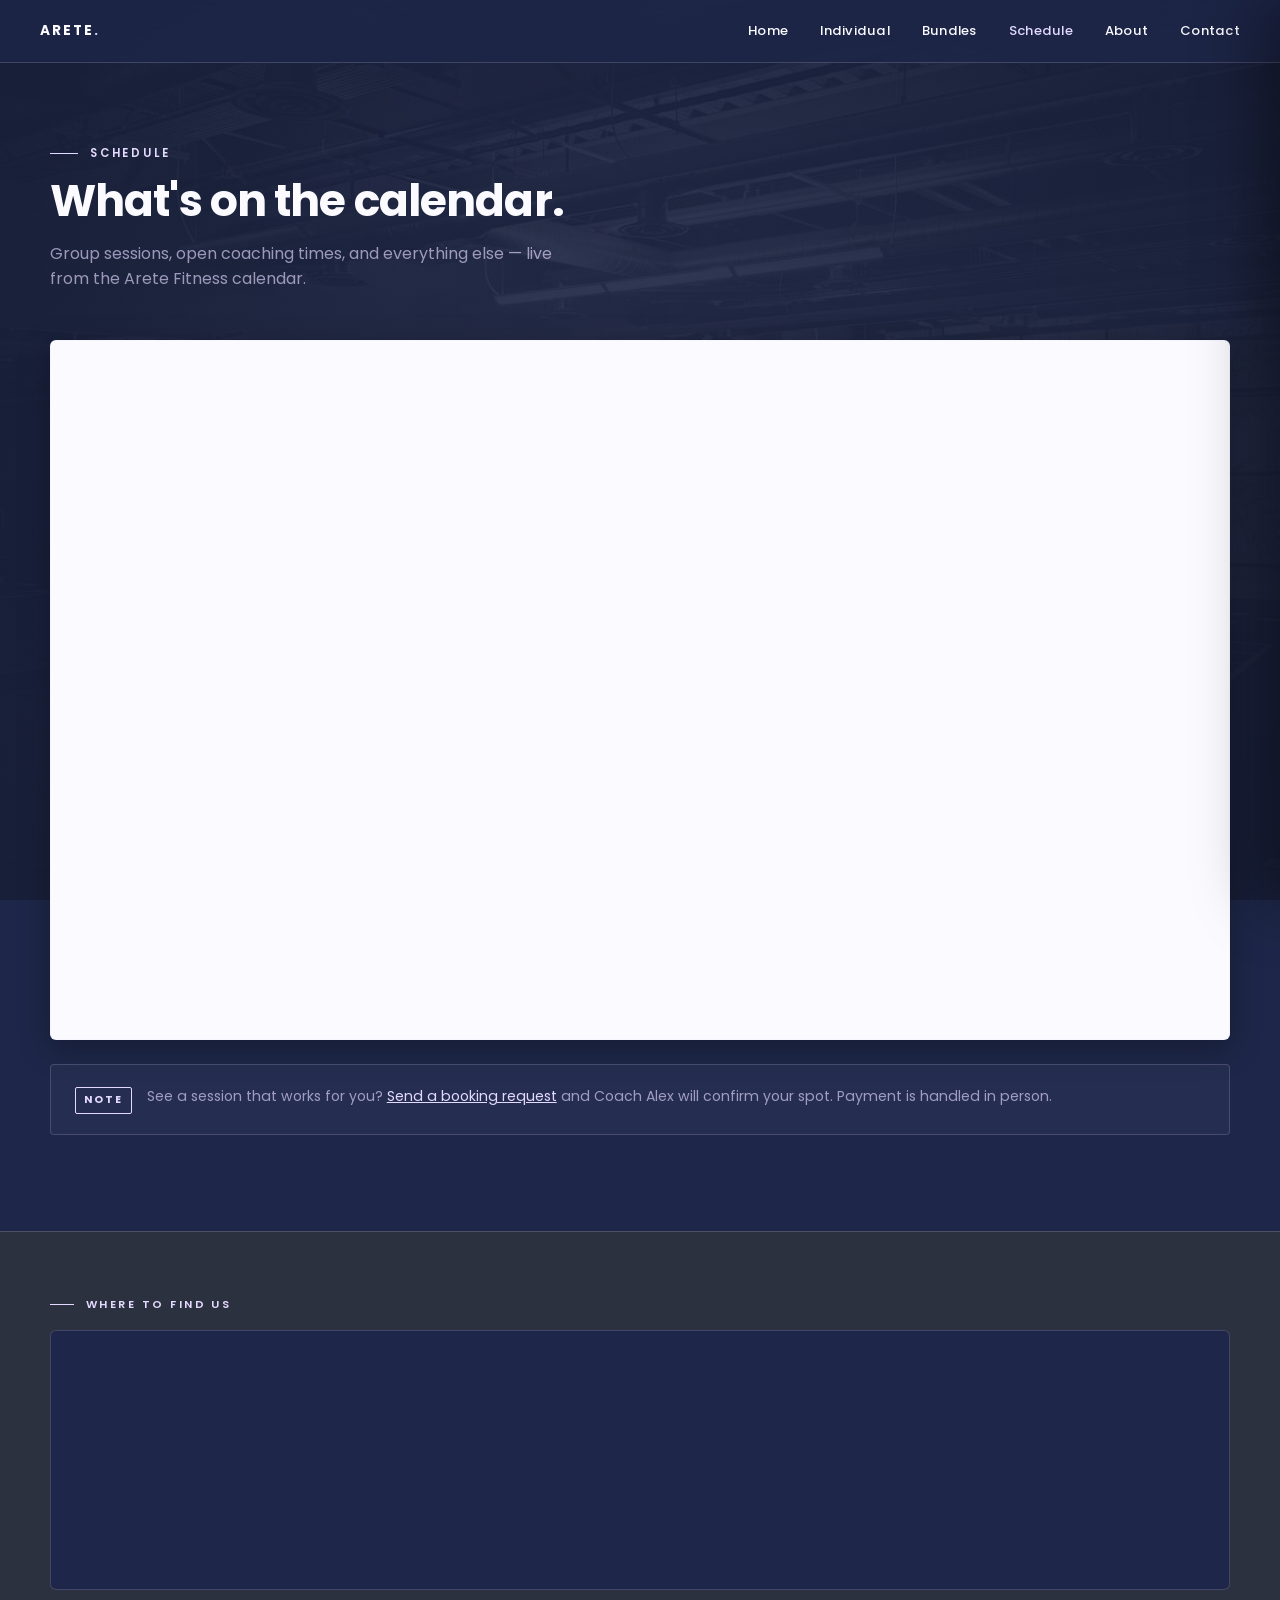
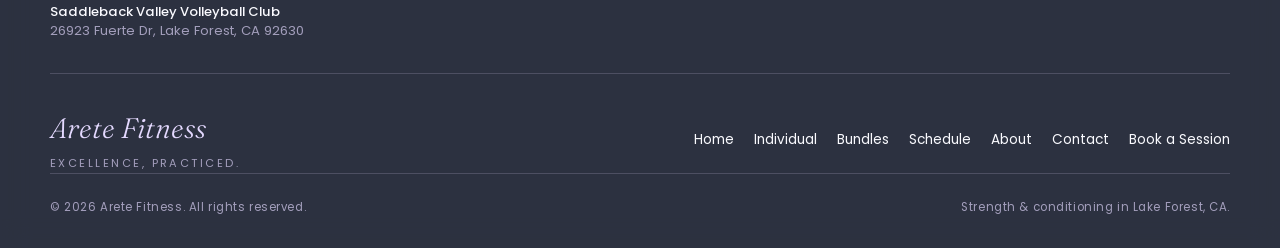
<file: schedule.html>
<!DOCTYPE html>
<html lang="en">
<head>
<meta charset="UTF-8">
<meta name="viewport" content="width=device-width, initial-scale=1.0">
<title>Class Schedule &mdash; Arete Fitness</title>
<meta name="description" content="Training schedule for Arete Fitness in Lake Forest, CA. Group strength and conditioning sessions and open coaching times.">
<link rel="canonical" href="https://www.aretefitness.com/schedule.html">
<meta name="robots" content="index, follow">

<meta property="og:type" content="website">
<meta property="og:site_name" content="Arete Fitness">
<meta property="og:title" content="Class Schedule &mdash; Arete Fitness">
<meta property="og:description" content="Training schedule for Arete Fitness in Lake Forest, CA. Group strength and conditioning sessions and open coaching times.">
<meta property="og:url" content="https://www.aretefitness.com/schedule.html">
<meta property="og:image" content="https://www.aretefitness.com/assets/hero-1.jpg">
<meta property="og:locale" content="en_US">
<meta name="twitter:card" content="summary_large_image">
<meta name="twitter:title" content="Class Schedule &mdash; Arete Fitness">
<meta name="twitter:description" content="Training schedule for Arete Fitness in Lake Forest, CA. Group strength and conditioning sessions and open coaching times.">
<meta name="twitter:image" content="https://www.aretefitness.com/assets/hero-1.jpg">

<link rel="preconnect" href="https://fonts.googleapis.com">
<link rel="preconnect" href="https://fonts.gstatic.com" crossorigin>
<link href="https://fonts.googleapis.com/css2?family=Poppins:wght@400;500;600;700&family=Fraunces:ital,opsz,wght@0,9..144,300..500;1,9..144,300..500&display=swap" rel="stylesheet">
<link rel="stylesheet" href="styles.css">
<script type="application/ld+json">
{
  "@context": "https://schema.org",
  "@type": "ExerciseGym",
  "name": "Arete Fitness",
  "description": "Small-group and 1-on-1 strength and conditioning coaching in Lake Forest, CA. Coached by Alex.",
  "url": "https://www.aretefitness.com/",
  "telephone": "+1-510-586-8332",
  "email": "aretefitness26@gmail.com",
  "image": "https://www.aretefitness.com/assets/hero-1.jpg",
  "priceRange": "$40",
  "address": {
    "@type": "PostalAddress",
    "streetAddress": "26923 Fuerte Dr",
    "addressLocality": "Lake Forest",
    "addressRegion": "CA",
    "postalCode": "92630",
    "addressCountry": "US"
  },
  "geo": { "@type": "GeoCoordinates", "latitude": 33.66061, "longitude": -117.63655 },
  "areaServed": "Lake Forest, CA",
  "sport": "Strength and Conditioning"
}
</script>
</head>
<body>
<nav class="nav" aria-label="Primary">
  <a class="logo" href="index.html" aria-label="Arete Fitness home">Arete<em>.</em></a>
  <div class="desktop-nav">
    <a href="index.html">Home</a>
    <a href="individual-sessions.html">Individual</a>
    <a href="bundles.html">Bundles</a>
    <a href="schedule.html" class="active">Schedule</a>
    <a href="about.html">About</a>
    <a href="contact.html">Contact</a>
  </div>
  <button class="menu-btn" onclick="openMenu()" aria-label="Open menu" aria-controls="mobileMenu">Menu</button>
</nav>

<div class="menu-overlay" id="menuOverlay" onclick="closeMenu()"></div>

<aside class="mobile-menu" id="mobileMenu" aria-label="Mobile navigation">
  <button class="close-btn" onclick="closeMenu()" aria-label="Close menu">Close</button>
  <a href="index.html">Home</a>
  <a href="individual-sessions.html">Individual Sessions</a>
  <a href="bundles.html">Bundles</a>
  <a href="schedule.html" class="active">Schedule</a>
  <a href="about.html">About</a>
  <a href="contact.html">Contact</a>
  <a href="book.html">Book a Session</a>
</aside>
<main>
<section class="page-section" aria-label="Training schedule">
  <div class="content-max">
    <div class="page-header">
      <p class="section-eyebrow">Schedule</p>
      <h1 class="section-title">What's on the calendar.</h1>
      <p class="section-lead">Group sessions, open coaching times, and everything else &mdash; live from the Arete Fitness calendar.</p>
    </div>

    <div class="calendar-embed">
      <iframe src="https://calendar.google.com/calendar/embed?src=78e217ad03e5d2a3f5dce11822c3f30f2c4d95c498c511646b20edf84464703d%40group.calendar.google.com&amp;ctz=America%2FLos_Angeles&amp;mode=MONTH&amp;wkst=1&amp;hl=en&amp;showTitle=0&amp;showNav=1&amp;showPrint=0&amp;showTabs=1&amp;showCalendars=0&amp;showTz=0" title="Arete Fitness training schedule" loading="lazy" referrerpolicy="strict-origin-when-cross-origin"></iframe>
    </div>

    <div class="rules-note">
      <span class="rules-note-mark">Note</span>
      <div>See a session that works for you? <a href="book.html?session=single" style="color:var(--periwinkle);">Send a booking request</a> and Coach Alex will confirm your spot. Payment is handled in person.</div>
    </div>
  </div>
</section>
</main>
<footer class="footer">
  <div class="content-max">
    <div class="footer-inner">

      <div class="footer-map-wrapper">
        <div class="footer-map-label">Where to find us</div>
        <div class="map-embed footer-map">
          <iframe src="https://www.google.com/maps/embed?pb=!1m18!1m12!1m3!1d15756.820839464606!2d-117.63655254147321!3d33.66061461224978!2m3!1f0!2f0!3f0!3m2!1i1024!2i768!4f13.1!3m3!1m2!1s0x80dce9d74f8bfab7%3A0x3d95651aeee42cab!2sSaddleback%20Valley%20Volleyball%20Club!5e1!3m2!1sen!2sus!4v1783017865404!5m2!1sen!2sus" loading="lazy" referrerpolicy="strict-origin-when-cross-origin" title="Arete Fitness location map" allowfullscreen></iframe>
        </div>
        <div class="footer-map-address">
          <strong>Saddleback Valley Volleyball Club</strong><br>
          26923 Fuerte Dr, Lake Forest, CA 92630
        </div>
      </div>

      <div class="footer-meta">
        <div>
          <div class="footer-lock">Arete Fitness</div>
          <div class="footer-tag">Excellence, practiced.</div>
        </div>
        <div class="footer-nav">
          <a href="index.html">Home</a>
          <a href="individual-sessions.html">Individual</a>
          <a href="bundles.html">Bundles</a>
          <a href="schedule.html">Schedule</a>
          <a href="about.html">About</a>
          <a href="contact.html">Contact</a>
          <a href="book.html">Book a Session</a>
        </div>
      </div>

    </div>
    <div class="footer-bottom">
      <span>&copy; 2026 Arete Fitness. All rights reserved.</span>
      <span>Strength &amp; conditioning in Lake Forest, CA.</span>
    </div>
  </div>
</footer>

<script>
function openMenu() {
  document.getElementById('mobileMenu').classList.add('open');
  document.getElementById('menuOverlay').classList.add('open');
  document.body.style.overflow = 'hidden';
}
function closeMenu() {
  document.getElementById('mobileMenu').classList.remove('open');
  document.getElementById('menuOverlay').classList.remove('open');
  document.body.style.overflow = '';
}
document.addEventListener('keydown', function (e) { if (e.key === 'Escape') closeMenu(); });
</script>

</body>
</html>
</file>
<file: styles.css>
:root {
  --hero-bg: url("assets/backdrop.jpg");
  --jet-black: #30343f;
  --ghost-white: #fafaff;
  --periwinkle: #e4d9ff;
  --twilight-indigo: #273469;
  --space-indigo: #1e2749;
  --peri-dim: rgba(228, 217, 255, 0.65);
  --peri-hair: rgba(228, 217, 255, 0.18);
  --peri-faint: rgba(228, 217, 255, 0.08);
}

* { margin: 0; padding: 0; box-sizing: border-box; }
html { scroll-behavior: smooth; -webkit-text-size-adjust: 100%; }

body {
  font-family: 'Poppins', sans-serif;
  font-weight: 400;
  background: var(--space-indigo);
  color: var(--ghost-white);
  line-height: 1.6;
  overflow-x: hidden;
  -webkit-font-smoothing: antialiased;
  min-height: 100vh;
  position: relative;
}

body::before {
  content: '';
  position: fixed;
  inset: 0;
  z-index: -1;
  background:
    linear-gradient(rgba(30, 39, 73, 0.75), rgba(30, 39, 73, 0.75)),
    var(--hero-bg);
  background-size: cover;
  background-position: center;
  background-repeat: no-repeat;
}

h1, h2, h3, h4, h5, h6 { font-family: 'Poppins', sans-serif; }
h1 { font-weight: 700; letter-spacing: -0.02em; line-height: 1.05; }
h2 { font-weight: 600; letter-spacing: -0.01em; line-height: 1.15; }
h3 { font-weight: 600; line-height: 1.25; }
h4, h5 { font-weight: 500; }
h6 { font-weight: 600; letter-spacing: 0.08em; text-transform: uppercase; font-size: 0.72rem; }

::selection { background: var(--periwinkle); color: var(--space-indigo); }
a { color: inherit; }

.content-max { max-width: 1180px; margin: 0 auto; width: 100%; }

/* ---------- NAV ---------- */
.nav {
  position: fixed; top: 0; left: 0; right: 0; z-index: 100;
  padding: 1rem 1.25rem;
  display: flex; justify-content: space-between; align-items: center;
  background: rgba(30, 39, 73, 0.78);
  backdrop-filter: blur(14px);
  -webkit-backdrop-filter: blur(14px);
  border-bottom: 1px solid var(--peri-hair);
}
.logo {
  font-weight: 700; letter-spacing: 0.15em; font-size: 0.85rem;
  text-transform: uppercase; color: var(--ghost-white); text-decoration: none;
}
.logo em { font-style: normal; color: var(--periwinkle); }
.desktop-nav { display: none; }
.menu-btn {
  background: none; border: 1px solid var(--peri-hair);
  color: var(--ghost-white); padding: 0.55rem 1rem;
  font-family: inherit; font-size: 0.72rem; letter-spacing: 0.14em;
  text-transform: uppercase; cursor: pointer; border-radius: 999px;
  transition: border-color 0.2s ease;
}
.menu-btn:hover { border-color: var(--periwinkle); }

.mobile-menu {
  position: fixed; top: 0; right: 0; height: 100vh; height: 100dvh;
  width: 88%; max-width: 380px;
  background: var(--twilight-indigo);
  z-index: 101; padding: 5rem 2rem 2rem;
  transform: translateX(100%);
  transition: transform 0.4s cubic-bezier(0.4, 0, 0.2, 1);
  box-shadow: -20px 0 60px rgba(0,0,0,0.4);
  overflow-y: auto;
}
.mobile-menu.open { transform: translateX(0); }
.mobile-menu a {
  display: block; color: var(--ghost-white); text-decoration: none;
  padding: 1.1rem 0; font-size: 1.4rem; font-weight: 500;
  border-bottom: 1px solid var(--peri-hair); letter-spacing: -0.01em;
}
.mobile-menu a:last-of-type { border-bottom: none; }
.mobile-menu a.active { color: var(--periwinkle); }
.close-btn {
  position: absolute; top: 1.15rem; right: 1.25rem;
  background: none; border: 1px solid var(--peri-hair);
  color: var(--ghost-white); padding: 0.55rem 1rem;
  font-family: inherit; font-size: 0.72rem; letter-spacing: 0.14em;
  text-transform: uppercase; cursor: pointer; border-radius: 999px;
}
.menu-overlay {
  position: fixed; inset: 0; background: rgba(0,0,0,0.5);
  z-index: 100; opacity: 0; pointer-events: none;
  transition: opacity 0.3s ease;
}
.menu-overlay.open { opacity: 1; pointer-events: auto; }

/* ---------- HERO ---------- */
.hero {
  position: relative;
  min-height: 100vh; min-height: 100dvh;
  padding: 7rem 1.5rem 3rem;
  display: flex; flex-direction: column; justify-content: center;
  overflow: hidden;
  background: var(--space-indigo);
}
.hero-greek {
  position: absolute;
  top: 6rem; right: -1.5rem;
  font-family: 'Fraunces', Georgia, serif;
  font-weight: 300; font-style: italic;
  font-size: clamp(6rem, 32vw, 12rem);
  color: var(--periwinkle);
  opacity: 0.08;
  letter-spacing: -0.02em;
  line-height: 0.9;
  user-select: none; pointer-events: none;
  z-index: 2;
}
.hero-inner { position: relative; z-index: 2; }
.hero-primary { display: flex; flex-direction: column; }
.hero-secondary { display: flex; margin-top: 2rem; }
.eyebrow {
  font-size: 0.72rem; letter-spacing: 0.24em; text-transform: uppercase;
  color: var(--periwinkle); font-weight: 600;
  margin-bottom: 1.5rem;
  display: flex; align-items: center; gap: 0.75rem;
}
.eyebrow::before {
  content: ''; width: 28px; height: 1px; background: var(--periwinkle);
}
.hero h1 {
  font-size: clamp(2.4rem, 9vw, 4.25rem);
  margin-bottom: 1.5rem;
  max-width: 14ch;
  text-shadow: 0 2px 30px rgba(0,0,0,0.4);
}
.hero h1 em {
  font-family: 'Fraunces', Georgia, serif;
  font-style: italic; font-weight: 300;
  color: var(--periwinkle);
  letter-spacing: -0.02em;
}
.hero p.lead {
  font-size: 1.05rem; max-width: 44ch;
  color: rgba(250, 250, 255, 0.9);
  margin-bottom: 2rem;
  text-shadow: 0 1px 20px rgba(0,0,0,0.5);
}
.cta-row { display: flex; flex-wrap: wrap; gap: 0.75rem; }

.hero-definition {
  padding: 1.75rem 1.5rem;
  background: rgba(30, 39, 73, 0.65);
  border: 1px solid var(--peri-hair);
  border-left: 2px solid var(--periwinkle);
  border-radius: 4px;
  backdrop-filter: blur(12px);
  -webkit-backdrop-filter: blur(12px);
  max-width: 540px;
  width: 100%;
}
.hero-def-word {
  font-family: 'Fraunces', Georgia, serif;
  font-weight: 300; font-style: italic;
  font-size: 1.75rem;
  color: var(--periwinkle);
  line-height: 1;
  margin-bottom: 0.25rem;
}
.hero-def-word em { font-style: italic; color: var(--ghost-white); }
.hero-def-pronounce {
  font-size: 0.75rem; color: var(--peri-dim);
  font-family: 'Fraunces', Georgia, serif; font-style: italic;
  margin-bottom: 1rem;
}
.hero-def-part {
  font-size: 0.65rem; letter-spacing: 0.22em; text-transform: uppercase;
  color: var(--periwinkle); font-weight: 600;
  margin-bottom: 0.5rem;
}
.hero-def-meaning {
  font-size: 0.98rem;
  color: var(--ghost-white); font-weight: 400; line-height: 1.55;
}
.hero-def-meaning em {
  font-family: 'Fraunces', Georgia, serif; font-style: italic;
  color: var(--periwinkle); font-weight: 400;
}

/* ---------- BUTTONS ---------- */
.btn {
  display: inline-flex; align-items: center; justify-content: center;
  gap: 0.6rem;
  padding: 1rem 1.5rem;
  text-decoration: none; font-weight: 500;
  font-size: 0.9rem; letter-spacing: 0.01em;
  border-radius: 4px;
  transition: all 0.25s ease;
  border: 1px solid transparent;
  cursor: pointer; font-family: inherit;
  white-space: nowrap;
}
.btn-primary { background: var(--periwinkle); color: var(--space-indigo); }
.btn-primary:hover { background: var(--ghost-white); transform: translateY(-1px); }
.btn-secondary { background: rgba(30, 39, 73, 0.4); color: var(--ghost-white); border-color: var(--peri-hair); backdrop-filter: blur(6px); }
.btn-secondary:hover { border-color: var(--periwinkle); background: rgba(228, 217, 255, 0.1); }
.btn svg { flex-shrink: 0; }

.page-section {
  padding: 7rem 1.5rem 5rem;
  min-height: 100vh; min-height: 100dvh;
}
.page-header { margin-bottom: 3rem; }
.section-eyebrow {
  font-size: 0.72rem; letter-spacing: 0.24em; text-transform: uppercase;
  color: var(--periwinkle); font-weight: 600;
  margin-bottom: 1rem;
  display: flex; align-items: center; gap: 0.75rem;
}
.section-eyebrow::before {
  content: ''; width: 28px; height: 1px; background: var(--periwinkle);
}
.section-title {
  font-size: clamp(1.9rem, 7vw, 2.75rem);
  margin-bottom: 1rem; max-width: 20ch;
}
.section-lead {
  font-size: 1rem; color: var(--peri-dim);
  max-width: 54ch;
}

.subsection { margin-bottom: 4rem; }
.subsection:last-child { margin-bottom: 2rem; }
.subsection-header { margin-bottom: 1.75rem; }
.subsection-eyebrow {
  font-size: 0.68rem; letter-spacing: 0.2em; text-transform: uppercase;
  color: var(--periwinkle); font-weight: 600;
  margin-bottom: 0.75rem;
}
.subsection-title {
  font-size: 1.5rem; margin-bottom: 0.5rem; color: var(--ghost-white);
}
.subsection-lead {
  color: var(--peri-dim); font-size: 0.95rem; max-width: 54ch;
}

/* ---------- HOME PREVIEW SECTIONS ---------- */
.preview-section {
  padding: 5rem 1.5rem;
  border-top: 1px solid var(--peri-hair);
}
.preview-header { margin-bottom: 2.5rem; }
.preview-cta-row { margin-top: 2rem; }
.preview-cta-row .btn { width: 100%; justify-content: center; }

.tier-preview-list { display: flex; flex-direction: column; gap: 0.5rem; }
.tier-preview-item {
  display: flex; justify-content: space-between; align-items: center;
  padding: 1.25rem 1.25rem;
  border: 1px solid var(--peri-hair);
  border-radius: 6px;
  background: rgba(30, 39, 73, 0.5);
  backdrop-filter: blur(8px);
  -webkit-backdrop-filter: blur(8px);
  gap: 1rem;
  transition: border-color 0.25s ease;
}
.tier-preview-item:hover { border-color: var(--periwinkle); }
.tier-preview-left { display: flex; flex-direction: column; gap: 0.25rem; min-width: 0; }
.tier-preview-label {
  font-size: 0.65rem; letter-spacing: 0.22em; text-transform: uppercase;
  color: var(--periwinkle); font-weight: 600;
}
.tier-preview-name { font-size: 1.05rem; font-weight: 500; color: var(--ghost-white); }
.tier-preview-price {
  font-family: 'Fraunces', Georgia, serif;
  font-weight: 300; font-size: 1.6rem;
  color: var(--ghost-white); flex-shrink: 0; line-height: 1;
}

/* ---------- PROGRAMS ---------- */
.programs-grid { display: flex; flex-direction: column; gap: 1rem; }
.program-card {
  border: 1px solid var(--peri-hair);
  padding: 2rem 1.5rem;
  border-radius: 6px;
  transition: border-color 0.25s ease, transform 0.25s ease;
  background: rgba(30, 39, 73, 0.55);
  backdrop-filter: blur(8px);
  -webkit-backdrop-filter: blur(8px);
  display: flex; flex-direction: column;
}
.program-card:hover { border-color: var(--periwinkle); transform: translateY(-2px); }
.program-label {
  font-size: 0.7rem; letter-spacing: 0.22em; text-transform: uppercase;
  color: var(--periwinkle); font-weight: 600;
  margin-bottom: 0.75rem;
}
.program-title { font-size: 1.5rem; margin-bottom: 0.75rem; }
.program-desc { color: var(--peri-dim); margin-bottom: 1.5rem; font-size: 0.95rem; }
.program-list { list-style: none; margin-bottom: 2rem; flex: 1; }
.program-list li {
  padding: 0.55rem 0; padding-left: 1.75rem;
  position: relative; font-size: 0.92rem;
  color: var(--ghost-white);
  border-top: 1px solid var(--peri-hair);
}
.program-list li:first-child { border-top: none; }
.program-list li::before {
  content: ''; position: absolute; left: 0; top: 1.35rem;
  width: 14px; height: 1px; background: var(--periwinkle);
}
.program-card .btn { align-self: flex-start; }

/* ---------- RATES ---------- */
.rates-grid { display: flex; flex-direction: column; gap: 0.75rem; }
.rate-card {
  background: rgba(30, 39, 73, 0.55);
  backdrop-filter: blur(8px);
  -webkit-backdrop-filter: blur(8px);
  border: 1px solid var(--peri-hair);
  border-radius: 6px;
  padding: 1.75rem 1.5rem;
  display: flex; flex-direction: column;
  transition: border-color 0.25s ease;
}
.rate-card:hover { border-color: var(--periwinkle); }
.rate-title { font-size: 1.25rem; margin-bottom: 0.4rem; }
.rate-desc { color: var(--peri-dim); font-size: 0.9rem; margin-bottom: 1.25rem; flex: 1; }
.rate-price {
  font-family: 'Fraunces', Georgia, serif;
  font-weight: 300; font-size: 2.5rem;
  color: var(--ghost-white); line-height: 1; margin-bottom: 0.35rem;
}
.rate-unit { font-size: 0.82rem; color: var(--peri-dim); margin-bottom: 1.5rem; }
.rate-card .btn { align-self: flex-start; }

.seasonal-callout {
  background: rgba(228, 217, 255, 0.05);
  border: 1.5px solid var(--periwinkle);
  border-radius: 6px;
  padding: 1.5rem 1.5rem;
  margin-top: 1.25rem;
  backdrop-filter: blur(6px);
  -webkit-backdrop-filter: blur(6px);
  position: relative;
  display: flex; flex-direction: column; gap: 1rem;
}
.seasonal-top {
  display: flex; align-items: flex-start; justify-content: space-between;
  gap: 1rem; flex-wrap: wrap;
}
.seasonal-tag {
  display: inline-flex; align-items: center; gap: 0.5rem;
  font-size: 0.62rem; letter-spacing: 0.24em; text-transform: uppercase;
  color: var(--space-indigo); font-weight: 700;
  background: var(--periwinkle);
  padding: 0.35rem 0.7rem; border-radius: 2px;
}
.seasonal-tag::before {
  content: ''; width: 6px; height: 6px;
  background: var(--space-indigo); border-radius: 50%;
  animation: pulse 2s ease-in-out infinite;
}
@keyframes pulse { 0%, 100% { opacity: 1; } 50% { opacity: 0.35; } }
.seasonal-price {
  font-family: 'Fraunces', Georgia, serif;
  font-weight: 300; font-size: 2rem;
  color: var(--ghost-white); line-height: 1;
}
.seasonal-title { font-size: 1.15rem; color: var(--ghost-white); margin-bottom: 0.4rem; font-weight: 600; }
.seasonal-desc { color: var(--peri-dim); font-size: 0.9rem; line-height: 1.6; }
.seasonal-desc strong { color: var(--ghost-white); font-weight: 500; }

/* ---------- BUNDLES ---------- */
.bundles-grid { display: flex; flex-direction: column; gap: 1rem; }
.bundle-card {
  background: rgba(39, 52, 105, 0.75);
  backdrop-filter: blur(8px);
  -webkit-backdrop-filter: blur(8px);
  border: 1px solid var(--peri-hair);
  padding: 2rem 1.5rem;
  border-radius: 6px;
  position: relative;
  display: flex; flex-direction: column;
  transition: border-color 0.25s ease;
}
.bundle-card:hover { border-color: var(--periwinkle); }
.bundle-tier-name { font-size: 1.65rem; margin-bottom: 0.4rem; }
.bundle-tier-desc { color: var(--peri-dim); font-size: 0.88rem; margin-bottom: 1.75rem; }
.bundle-amount-row { display: flex; align-items: baseline; gap: 0.85rem; margin-bottom: 0.75rem; }
.bundle-amount {
  font-family: 'Fraunces', Georgia, serif;
  font-weight: 300; font-size: 2.75rem;
  color: var(--ghost-white); line-height: 1;
}
.bundle-was {
  font-family: 'Fraunces', Georgia, serif;
  font-weight: 300; font-size: 1.35rem;
  color: rgba(228, 217, 255, 0.5);
  text-decoration: line-through;
  text-decoration-color: rgba(228, 217, 255, 0.55);
  line-height: 1;
}
.bundle-savings-row { display: flex; align-items: center; gap: 0.75rem; flex-wrap: wrap; margin-bottom: 1rem; }
.bundle-save {
  background: rgba(228, 217, 255, 0.14);
  color: var(--periwinkle);
  padding: 0.3rem 0.65rem; border-radius: 2px;
  font-size: 0.65rem; letter-spacing: 0.16em; text-transform: uppercase; font-weight: 700;
}
.bundle-unit {
  font-size: 0.82rem; color: var(--peri-dim);
  padding: 0.75rem 0;
  border-top: 1px solid var(--peri-hair);
  margin-bottom: 1.5rem; flex: 1;
}
.bundle-card .btn { align-self: flex-start; }

.membership-card {
  background: rgba(39, 52, 105, 0.75);
  backdrop-filter: blur(8px);
  -webkit-backdrop-filter: blur(8px);
  border: 1px solid var(--peri-hair);
  border-radius: 6px;
  padding: 2rem 1.5rem;
  display: flex; flex-direction: column;
  transition: border-color 0.25s ease;
}
.membership-card:hover { border-color: var(--periwinkle); }
.membership-title { font-size: 1.5rem; margin-bottom: 0.4rem; }
.membership-desc { color: var(--peri-dim); font-size: 0.95rem; margin-bottom: 1.75rem; }
.membership-amount-row { display: flex; align-items: baseline; gap: 0.5rem; margin-bottom: 0.35rem; }
.membership-amount {
  font-family: 'Fraunces', Georgia, serif;
  font-weight: 300; font-size: 2.75rem;
  color: var(--ghost-white); line-height: 1;
}
.membership-per { font-size: 0.95rem; color: var(--peri-dim); }
.membership-details {
  padding: 1rem 0;
  border-top: 1px solid var(--peri-hair);
  border-bottom: 1px solid var(--peri-hair);
  margin: 1rem 0 1.5rem;
  display: flex; flex-direction: column; gap: 0.35rem;
}
.membership-detail-item { font-size: 0.9rem; color: var(--ghost-white); padding-left: 1.75rem; position: relative; }
.membership-detail-item::before {
  content: ''; position: absolute; left: 0; top: 0.55rem;
  width: 14px; height: 1px; background: var(--periwinkle);
}
.membership-effective {
  color: var(--periwinkle); font-size: 0.85rem; font-weight: 500;
  letter-spacing: 0.02em; margin-bottom: 1.5rem; font-style: italic;
}
.membership-card .btn { align-self: flex-start; }

.discount-grid { display: grid; grid-template-columns: repeat(3, 1fr); gap: 0.5rem; }
.discount-tile {
  background: rgba(30, 39, 73, 0.55);
  backdrop-filter: blur(8px);
  -webkit-backdrop-filter: blur(8px);
  border: 1px solid var(--peri-hair);
  border-radius: 6px;
  padding: 1.5rem 0.75rem;
  text-align: center;
  display: flex; flex-direction: column; gap: 0.5rem;
  transition: border-color 0.25s ease;
}
.discount-tile:hover { border-color: var(--periwinkle); }
.discount-amount {
  font-family: 'Fraunces', Georgia, serif;
  font-weight: 300; font-size: 1.85rem;
  color: var(--periwinkle); line-height: 1;
}
.discount-condition { font-size: 0.7rem; letter-spacing: 0.16em; text-transform: uppercase; color: var(--peri-dim); font-weight: 600; }

.referral-card {
  background: rgba(30, 39, 73, 0.55);
  backdrop-filter: blur(8px);
  -webkit-backdrop-filter: blur(8px);
  border: 1px solid var(--peri-hair);
  border-radius: 6px;
  padding: 2rem 1.5rem;
  display: flex; flex-direction: column; gap: 1.5rem;
}
.referral-side { display: flex; flex-direction: column; gap: 0.35rem; text-align: center; }
.referral-label { font-size: 0.68rem; letter-spacing: 0.22em; text-transform: uppercase; color: var(--periwinkle); font-weight: 600; }
.referral-perk {
  font-family: 'Fraunces', Georgia, serif;
  font-weight: 300; font-size: 2rem;
  color: var(--ghost-white); line-height: 1; margin: 0.25rem 0;
}
.referral-desc { color: var(--peri-dim); font-size: 0.88rem; max-width: 24ch; margin: 0 auto; }
.referral-divider { height: 1px; background: var(--peri-hair); align-self: stretch; }

.rules-note {
  padding: 1.25rem 1.5rem;
  background: rgba(228, 217, 255, 0.04);
  border: 1px solid var(--peri-hair);
  border-radius: 4px;
  color: var(--peri-dim);
  font-size: 0.88rem;
  margin-top: 1.5rem;
  display: flex; align-items: flex-start; gap: 0.9rem;
  backdrop-filter: blur(4px);
  -webkit-backdrop-filter: blur(4px);
}
.rules-note-mark {
  color: var(--periwinkle); font-weight: 700;
  font-size: 0.65rem; letter-spacing: 0.2em; text-transform: uppercase;
  padding: 0.25rem 0.5rem; border: 1px solid var(--periwinkle);
  border-radius: 2px; flex-shrink: 0; margin-top: 0.15rem;
}

/* ---------- SCHEDULE ---------- */
.calendar-embed {
  width: 100%;
  height: 550px;
  border-radius: 6px;
  overflow: hidden;
  border: 1px solid var(--peri-hair);
  background: var(--ghost-white);
  position: relative;
  box-shadow: 0 8px 32px rgba(0, 0, 0, 0.3);
}
.calendar-embed iframe { width: 100%; height: 100%; border: 0; display: block; }

/* ---------- ABOUT ---------- */
.about-cols { display: flex; flex-direction: column; gap: 2.5rem; }
.coach-portrait {
  aspect-ratio: 3 / 4;
  max-width: 340px;
  width: 100%;
  border: 1px solid var(--peri-hair);
  border-radius: 6px;
  overflow: hidden;
  background: var(--twilight-indigo);
  box-shadow: 0 12px 40px rgba(0, 0, 0, 0.35);
}
.coach-portrait img {
  width: 100%;
  height: 100%;
  object-fit: cover;
  object-position: center top;
  display: block;
}
.coach-content {
  background: rgba(30, 39, 73, 0.55);
  backdrop-filter: blur(8px);
  -webkit-backdrop-filter: blur(8px);
  border: 1px solid var(--peri-hair);
  border-radius: 6px;
  padding: 2rem 1.5rem;
}
.coach-name { font-size: 1.75rem; margin-bottom: 0.3rem; color: var(--ghost-white); }
.coach-role { font-size: 0.72rem; letter-spacing: 0.22em; text-transform: uppercase; color: var(--periwinkle); font-weight: 600; margin-bottom: 1.5rem; }
.coach-bio { font-size: 1rem; color: rgba(250, 250, 255, 0.85); margin-bottom: 1rem; line-height: 1.65; }
.coach-creds { list-style: none; margin-top: 1.5rem; padding-top: 1.5rem; border-top: 1px solid var(--peri-hair); }
.coach-creds li { padding: 0.5rem 0; font-size: 0.9rem; padding-left: 1.75rem; position: relative; }
.coach-creds li::before {
  content: ''; position: absolute; left: 0; top: 1.1rem;
  width: 14px; height: 1px; background: var(--periwinkle);
}
.future-coach-placeholder {
  margin-top: 3rem; padding: 2rem 1.5rem;
  border: 1.5px dashed var(--peri-hair);
  border-radius: 6px; text-align: center;
  background: rgba(30, 39, 73, 0.35);
  backdrop-filter: blur(6px);
  -webkit-backdrop-filter: blur(6px);
}
.future-coach-placeholder h5 { font-size: 0.72rem; letter-spacing: 0.2em; text-transform: uppercase; color: var(--periwinkle); margin-bottom: 0.5rem; font-weight: 600; }
.future-coach-placeholder p { color: var(--peri-dim); font-size: 0.9rem; max-width: 44ch; margin: 0 auto; }

/* ---------- CONTACT ---------- */
.contact-grid { display: flex; flex-direction: column; gap: 2.5rem; }
.contact-block {
  border: 1px solid var(--peri-hair);
  border-radius: 6px;
  padding: 2rem 1.5rem;
  background: rgba(30, 39, 73, 0.55);
  backdrop-filter: blur(8px);
  -webkit-backdrop-filter: blur(8px);
}
.contact-block-title { font-size: 0.72rem; letter-spacing: 0.22em; text-transform: uppercase; color: var(--periwinkle); font-weight: 600; margin-bottom: 1.5rem; }
.contact-item { display: flex; align-items: flex-start; gap: 0.9rem; padding: 0.75rem 0; border-bottom: 1px solid var(--peri-hair); }
.contact-item:last-child { border-bottom: none; }
.contact-item svg { color: var(--periwinkle); flex-shrink: 0; margin-top: 0.2rem; }
.contact-item a, .contact-item span { color: var(--ghost-white); text-decoration: none; font-size: 0.95rem; line-height: 1.5; }
.contact-item a:hover { color: var(--periwinkle); }
.contact-item .venue-name { font-weight: 500; display: block; margin-bottom: 0.15rem; }
.contact-form-row { display: flex; flex-direction: column; gap: 0.5rem; margin-bottom: 1.25rem; }
.contact-form-row label { font-size: 0.7rem; letter-spacing: 0.16em; text-transform: uppercase; color: var(--periwinkle); font-weight: 600; }
.contact-form-row input, .contact-form-row textarea {
  background: var(--space-indigo);
  border: 1px solid var(--peri-hair);
  border-radius: 4px;
  padding: 0.85rem 1rem;
  color: var(--ghost-white);
  font-family: inherit; font-size: 0.95rem;
  transition: border-color 0.2s ease;
}
.contact-form-row input:focus, .contact-form-row textarea:focus { outline: none; border-color: var(--periwinkle); }
.contact-form-row textarea { resize: vertical; min-height: 120px; }

.map-embed {
  width: 100%;
  aspect-ratio: 16/10;
  border-radius: 6px;
  overflow: hidden;
  border: 1px solid var(--peri-hair);
  background: var(--space-indigo);
  position: relative;
}
.map-embed iframe { width: 100%; height: 100%; border: 0; display: block; }
.contact-map-block { margin-top: 1.5rem; }

/* ---------- PLACEHOLDER ---------- */
.placeholder-note {
  background: rgba(228, 217, 255, 0.06);
  border-left: 2px solid var(--periwinkle);
  padding: 1rem 1.25rem;
  margin-top: 2.5rem;
  font-size: 0.85rem;
  color: var(--peri-dim);
  border-radius: 2px;
  backdrop-filter: blur(4px);
  -webkit-backdrop-filter: blur(4px);
}
.placeholder-note strong { color: var(--periwinkle); font-weight: 600; letter-spacing: 0.14em; text-transform: uppercase; font-size: 0.68rem; display: block; margin-bottom: 0.4rem; }
.placeholder-badge {
  display: inline-block;
  background: rgba(228, 217, 255, 0.14);
  color: var(--periwinkle);
  padding: 0.15rem 0.5rem; border-radius: 2px;
  font-size: 0.6rem; letter-spacing: 0.18em; text-transform: uppercase; font-weight: 600;
  margin-left: 0.4rem; vertical-align: middle;
  font-family: 'Poppins', sans-serif; font-style: normal;
}

/* ---------- FOOTER ---------- */
.footer {
  background: rgba(48, 52, 63, 0.85);
  backdrop-filter: blur(14px);
  -webkit-backdrop-filter: blur(14px);
  color: var(--ghost-white);
  padding: 3rem 1.5rem 2rem;
  border-top: 1px solid var(--peri-hair);
  position: relative;
}
.footer-inner { display: flex; flex-direction: column; gap: 2rem; }
.footer-map-wrapper { padding-bottom: 2rem; border-bottom: 1px solid var(--peri-hair); }
.footer-map-label {
  font-size: 0.7rem; letter-spacing: 0.22em; text-transform: uppercase;
  color: var(--periwinkle); font-weight: 600; margin-bottom: 1rem;
  display: flex; align-items: center; gap: 0.75rem;
}
.footer-map-label::before { content: ''; width: 24px; height: 1px; background: var(--periwinkle); }
.footer-map { aspect-ratio: auto; height: 200px; }
.footer-map-address { margin-top: 0.75rem; font-size: 0.82rem; color: var(--peri-dim); line-height: 1.5; }
.footer-map-address strong { color: var(--ghost-white); font-weight: 500; }
.footer-meta { display: flex; flex-direction: column; gap: 2rem; align-items: flex-start; }
.footer-lock {
  font-family: 'Fraunces', Georgia, serif;
  font-weight: 300; font-style: italic;
  font-size: 1.75rem; color: var(--periwinkle); margin-bottom: 0.25rem;
}
.footer-tag { font-size: 0.7rem; letter-spacing: 0.22em; text-transform: uppercase; color: var(--peri-dim); }
.footer-nav { display: flex; flex-wrap: wrap; gap: 1.25rem; }
.footer-nav a { color: var(--ghost-white); text-decoration: none; font-size: 0.85rem; }
.footer-nav a:hover { color: var(--periwinkle); }
.footer-bottom {
  width: 100%;
  padding-top: 1.5rem;
  border-top: 1px solid var(--peri-hair);
  font-size: 0.72rem; color: var(--peri-dim); letter-spacing: 0.05em;
}

:focus-visible { outline: 2px solid var(--periwinkle); outline-offset: 3px; }
@media (prefers-reduced-motion: reduce) {
  * { animation: none !important; transition: none !important; }
  html { scroll-behavior: auto; }
}

/* ---------- DESKTOP ---------- */
@media (min-width: 768px) {
  .nav { padding: 1.25rem 2.5rem; }
  .hero { padding: 8rem 2.5rem 4rem; }
  .page-section { padding: 9rem 2.5rem 6rem; }
  .preview-section { padding: 7rem 2.5rem; }
  .footer { padding: 4rem 2.5rem 2rem; }

  .desktop-nav { display: flex; gap: 2rem; align-items: center; }
  .desktop-nav a {
    color: var(--ghost-white); text-decoration: none;
    font-size: 0.82rem; letter-spacing: 0.02em; font-weight: 500;
    transition: color 0.2s ease; white-space: nowrap;
  }
  .desktop-nav a:hover { color: var(--periwinkle); }
  .desktop-nav a.active { color: var(--periwinkle); }
  .menu-btn { display: none; }

  .hero-greek { top: 8rem; right: -3rem; font-size: clamp(10rem, 22vw, 18rem); opacity: 0.07; }

  .hero-inner { display: grid; grid-template-columns: 1.3fr 1fr; gap: 3rem; align-items: center; }
  .hero-secondary { margin-top: 0; justify-content: flex-end; }
  .hero-definition { max-width: 440px; }

  .programs-grid { display: grid; grid-template-columns: repeat(2, 1fr); }
  .rates-grid { display: grid; grid-template-columns: repeat(3, 1fr); }
  .bundles-grid { display: grid; grid-template-columns: repeat(3, 1fr); }

  .referral-card { flex-direction: row; align-items: center; gap: 2rem; }
  .referral-side { flex: 1; }
  .referral-divider { width: 1px; height: 90px; align-self: center; }

  .about-cols { display: grid; grid-template-columns: 1fr 1.4fr; gap: 4rem; align-items: start; }
  .contact-grid { display: grid; grid-template-columns: 1fr 1.3fr; gap: 2rem; }

  .footer-map { height: 240px; }
  .footer-meta { flex-direction: row; justify-content: space-between; align-items: center; }
  .footer-bottom { display: flex; justify-content: space-between; }

  .calendar-embed { height: 700px; }
}

@media (min-width: 1024px) {
  .hero h1 { font-size: 4.5rem; }
  .footer-map { height: 260px; }
  .hero-inner { gap: 4rem; grid-template-columns: 1.4fr 1fr; }
}


/* ============================================================
   HERO SLIDESHOW
   Three slides that pan top -> bottom, then crossfade.
   Each layer is 140% of the hero's height, so there is always
   vertical room to travel. background-size:cover guarantees the
   frame is filled edge to edge at every aspect ratio — there is
   no scenario that produces blank space at the sides.
   ============================================================ */
.hero-slides {
  position: absolute;
  inset: 0;
  z-index: 0;
  overflow: hidden;
}
.hero-slide {
  position: absolute;
  top: 0;
  left: 0;
  width: 100%;
  height: 140%;
  background-size: cover;
  background-position: center center;
  background-repeat: no-repeat;
  will-change: transform, opacity;
  transform: translateZ(0);
}
.hero-slide-1 {
  background-image: url("assets/hero-1.jpg");
  opacity: 1;
  animation: heroFade1 27s linear infinite, heroPan1 27s linear infinite;
}
.hero-slide-2 {
  background-image: url("assets/hero-2.jpg");
  opacity: 0;
  animation: heroFade2 27s linear infinite, heroPan2 27s linear infinite;
}
.hero-slide-3 {
  background-image: url("assets/hero-3.jpg");
  opacity: 0;
  animation: heroFade3 27s linear infinite, heroPan3 27s linear infinite;
}

/* Fixed to the viewport, so it does not travel with the slides */
.hero-overlay {
  position: absolute;
  inset: 0;
  z-index: 1;
  pointer-events: none;
  background: linear-gradient(
    180deg,
    rgba(30, 39, 73, 0.52) 0%,
    rgba(30, 39, 73, 0.60) 45%,
    rgba(30, 39, 73, 0.88) 90%,
    var(--space-indigo) 100%
  );
}

/* Each slide owns a 9s slot of the 27s cycle; fades last ~2s. */
@keyframes heroFade1 {
  0%, 25.93% { opacity: 1; }
  33.33%     { opacity: 0; }
  92.59%     { opacity: 0; }
  100%       { opacity: 1; }
}
@keyframes heroFade2 {
  0%, 25.93%     { opacity: 0; }
  33.33%, 59.26% { opacity: 1; }
  66.67%, 100%   { opacity: 0; }
}
@keyframes heroFade3 {
  0%, 59.26%     { opacity: 0; }
  66.67%, 92.59% { opacity: 1; }
  100%           { opacity: 0; }
}

/* -28.571% of a 140%-tall layer lands exactly on its bottom edge.
   The reset to 0 happens on the frame after the slide is invisible. */
@keyframes heroPan1 {
  0%      { transform: translateY(0); }
  33.33%  { transform: translateY(-28.571%); }
  33.34%  { transform: translateY(0); }
  100%    { transform: translateY(0); }
}
@keyframes heroPan2 {
  0%, 33.33% { transform: translateY(0); }
  66.67%     { transform: translateY(-28.571%); }
  66.68%     { transform: translateY(0); }
  100%       { transform: translateY(0); }
}
@keyframes heroPan3 {
  0%, 66.67% { transform: translateY(0); }
  100%       { transform: translateY(-28.571%); }
}

/* Motion-sensitive visitors get a single still frame. */
@media (prefers-reduced-motion: reduce) {
  .hero-slide-1 { opacity: 1; }
  .hero-slide-2,
  .hero-slide-3 { opacity: 0; }
}

/* ============================================================
   COMING SOON  (unavailable sessions / bundles)
   ============================================================ */
.is-coming-soon { opacity: 0.6; }
.is-coming-soon:hover { border-color: var(--peri-hair); transform: none; }
.is-coming-soon .rate-price,
.is-coming-soon .bundle-amount,
.is-coming-soon .membership-amount {
  color: var(--peri-dim);
  text-decoration: line-through;
  text-decoration-color: rgba(228, 217, 255, 0.55);
  text-decoration-thickness: 2px;
}
.is-coming-soon .bundle-was { display: none; }
.is-coming-soon .coming-soon-badge { margin-top: 1.5rem; }
.coming-soon-badge {
  display: inline-block;
  align-self: flex-start;
  font-size: 0.62rem;
  letter-spacing: 0.22em;
  text-transform: uppercase;
  font-weight: 700;
  color: var(--periwinkle);
  border: 1px solid var(--periwinkle);
  padding: 0.55rem 0.9rem;
  border-radius: 3px;
}

/* Clickable group-discount tiles */
a.discount-tile { text-decoration: none; }
a.discount-tile:hover { transform: translateY(-2px); }
.discount-tile { transition: border-color 0.25s ease, transform 0.25s ease; }
.discount-cta {
  font-size: 0.62rem;
  letter-spacing: 0.18em;
  text-transform: uppercase;
  color: var(--periwinkle);
  font-weight: 600;
  margin-top: 0.35rem;
}

/* Single-perk referral card */
.referral-card.single { text-align: center; }
@media (min-width: 768px) {
  .referral-card.single { flex-direction: column; }
}


/* ============================================================
   BOOKING FORM PAGE
   ============================================================ */
.form-wrap { max-width: 760px; margin: 0 auto; width: 100%; }
.form-shell {
  background: rgba(30, 39, 73, 0.6);
  border: 1px solid var(--peri-hair);
  border-radius: 8px;
  padding: 1.75rem 1.25rem;
  backdrop-filter: blur(10px);
  -webkit-backdrop-filter: blur(10px);
}
.pay-notice {
  display: flex; align-items: flex-start; gap: 0.9rem;
  padding: 1.15rem 1.25rem;
  background: rgba(228, 217, 255, 0.07);
  border: 1px solid var(--peri-hair);
  border-left: 2px solid var(--periwinkle);
  border-radius: 4px;
  margin-bottom: 2rem;
}
.pay-notice svg { color: var(--periwinkle); flex-shrink: 0; margin-top: 0.2rem; }
.pay-notice-body { min-width: 0; }
.pay-notice-title {
  font-size: 0.68rem; letter-spacing: 0.18em; text-transform: uppercase;
  color: var(--periwinkle); font-weight: 600; margin-bottom: 0.35rem;
}
.pay-notice p { font-size: 0.9rem; color: var(--peri-dim); margin: 0; line-height: 1.55; }

.form-group { border: none; padding: 0; margin: 0 0 2.25rem; }
.form-group:last-of-type { margin-bottom: 1.75rem; }
.form-group legend {
  padding: 0; margin-bottom: 0.35rem;
  font-family: 'Poppins', sans-serif;
  font-size: 0.68rem; letter-spacing: 0.2em; text-transform: uppercase;
  color: var(--periwinkle); font-weight: 600;
}
.form-group-note {
  font-size: 0.85rem; color: var(--peri-dim);
  margin-bottom: 1.25rem; padding-bottom: 1rem;
  border-bottom: 1px solid var(--peri-hair);
}
.field-row { display: flex; flex-direction: column; gap: 1.1rem; margin-bottom: 1.1rem; }
.field-row:last-child { margin-bottom: 0; }
.field { display: flex; flex-direction: column; gap: 0.45rem; min-width: 0; }
.field label { font-size: 0.8rem; font-weight: 500; color: var(--ghost-white); }
.field .req { color: var(--periwinkle); margin-left: 0.15rem; }
.field .hint { font-size: 0.75rem; color: var(--peri-dim); font-weight: 400; }
.field input, .field select, .field textarea {
  background: rgba(30, 39, 73, 0.85);
  border: 1px solid var(--peri-hair);
  border-radius: 4px;
  padding: 0.85rem 1rem;
  color: var(--ghost-white);
  font-family: 'Poppins', sans-serif;
  font-size: 1rem;
  width: 100%;
  transition: border-color 0.2s ease, background 0.2s ease;
  -webkit-appearance: none;
  appearance: none;
}
.field input::placeholder, .field textarea::placeholder { color: rgba(228, 217, 255, 0.4); }
.field input:focus, .field select:focus, .field textarea:focus {
  outline: none; border-color: var(--periwinkle); background: rgba(30, 39, 73, 0.95);
}
.field textarea { resize: vertical; min-height: 110px; line-height: 1.6; }
.select-wrap { position: relative; }
.select-wrap::after {
  content: ''; position: absolute; right: 1rem; top: 50%;
  width: 8px; height: 8px;
  border-right: 1.5px solid var(--periwinkle);
  border-bottom: 1.5px solid var(--periwinkle);
  transform: translateY(-70%) rotate(45deg);
  pointer-events: none;
}
.field select { padding-right: 2.5rem; cursor: pointer; }
.field select option { background: var(--space-indigo); color: var(--ghost-white); }
.field select option:disabled { color: rgba(228, 217, 255, 0.35); }

.form-actions {
  padding-top: 1.5rem; border-top: 1px solid var(--peri-hair);
  display: flex; flex-direction: column; gap: 1rem;
}
.form-actions .btn { width: 100%; padding: 1.1rem 1.5rem; }
.form-fineprint { font-size: 0.8rem; color: var(--peri-dim); text-align: center; line-height: 1.5; }

.hp-field {
  position: absolute !important; left: -9999px !important;
  width: 1px; height: 1px; overflow: hidden;
}
.form-status {
  display: none; padding: 1.5rem; border-radius: 6px;
  margin-bottom: 1.75rem; border: 1px solid;
}
.form-status.show { display: block; }
.form-status h2 { font-size: 1.2rem; margin-bottom: 0.4rem; color: var(--ghost-white); }
.form-status p { font-size: 0.92rem; margin: 0; line-height: 1.6; color: rgba(250, 250, 255, 0.85); }
.form-status.success { background: rgba(107, 171, 119, 0.14); border-color: rgba(107, 171, 119, 0.6); }
.form-status.error { background: rgba(224, 161, 90, 0.14); border-color: rgba(224, 161, 90, 0.6); }
.form-shell.is-submitting { opacity: 0.6; pointer-events: none; }

@media (min-width: 640px) {
  .form-shell { padding: 2.5rem 2.25rem; }
  .field-row.two-up { flex-direction: row; gap: 1.25rem; }
  .field-row.two-up .field { flex: 1; }
  .form-actions { flex-direction: row; align-items: center; justify-content: space-between; gap: 1.5rem; }
  .form-actions .btn { width: auto; flex-shrink: 0; }
  .form-fineprint { text-align: left; }
}
</file>
